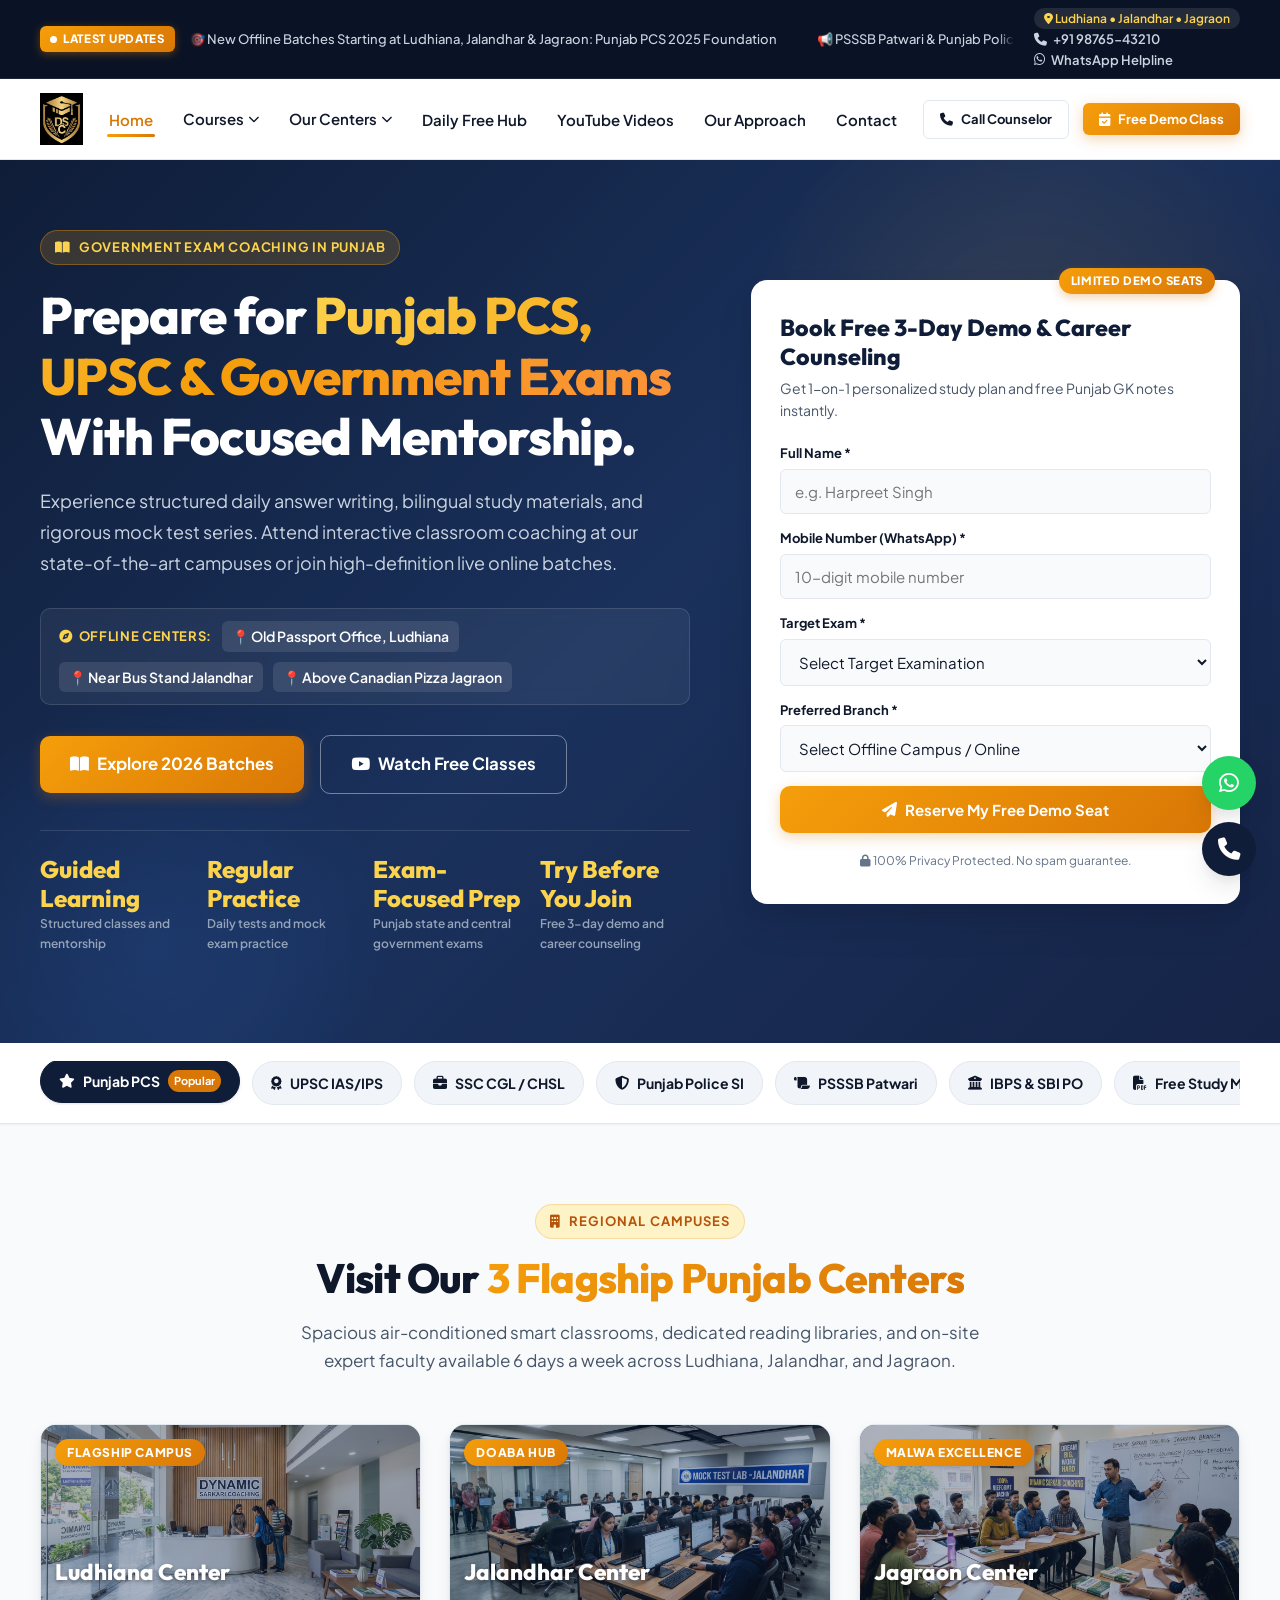
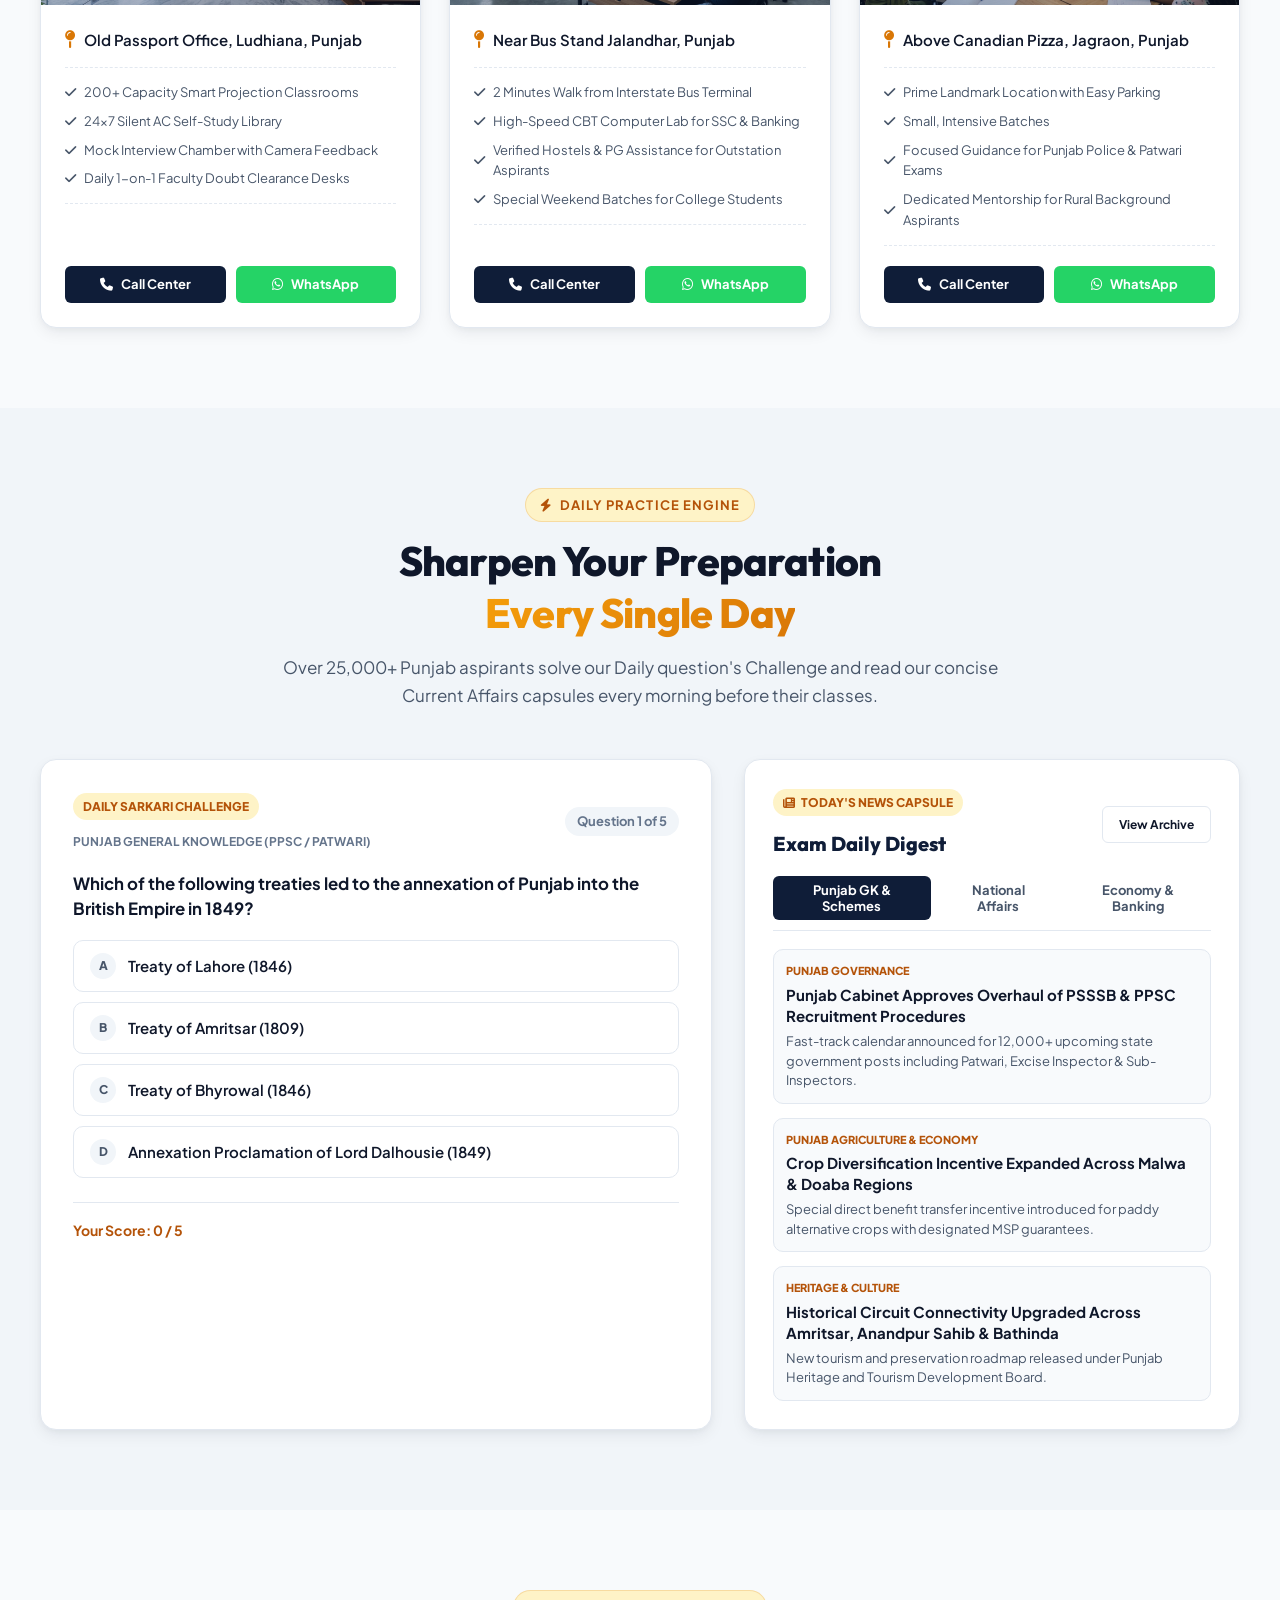
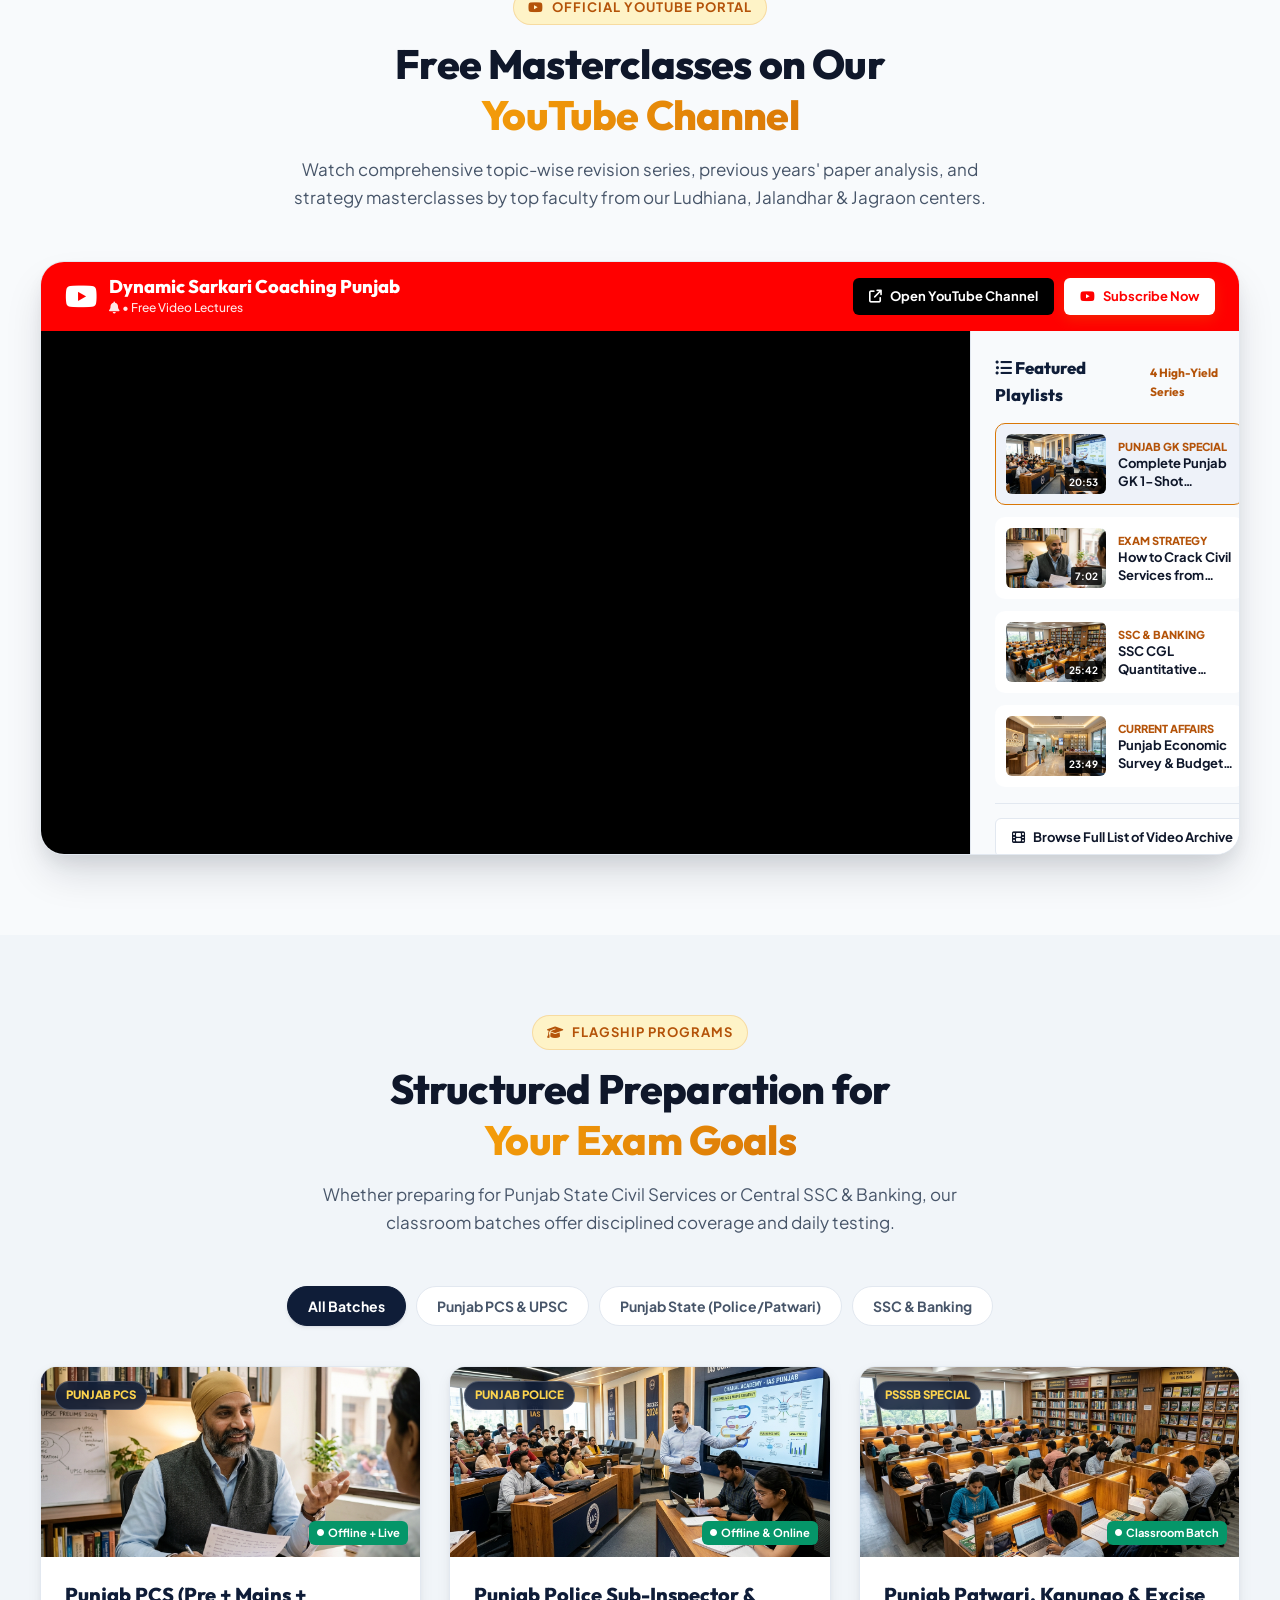
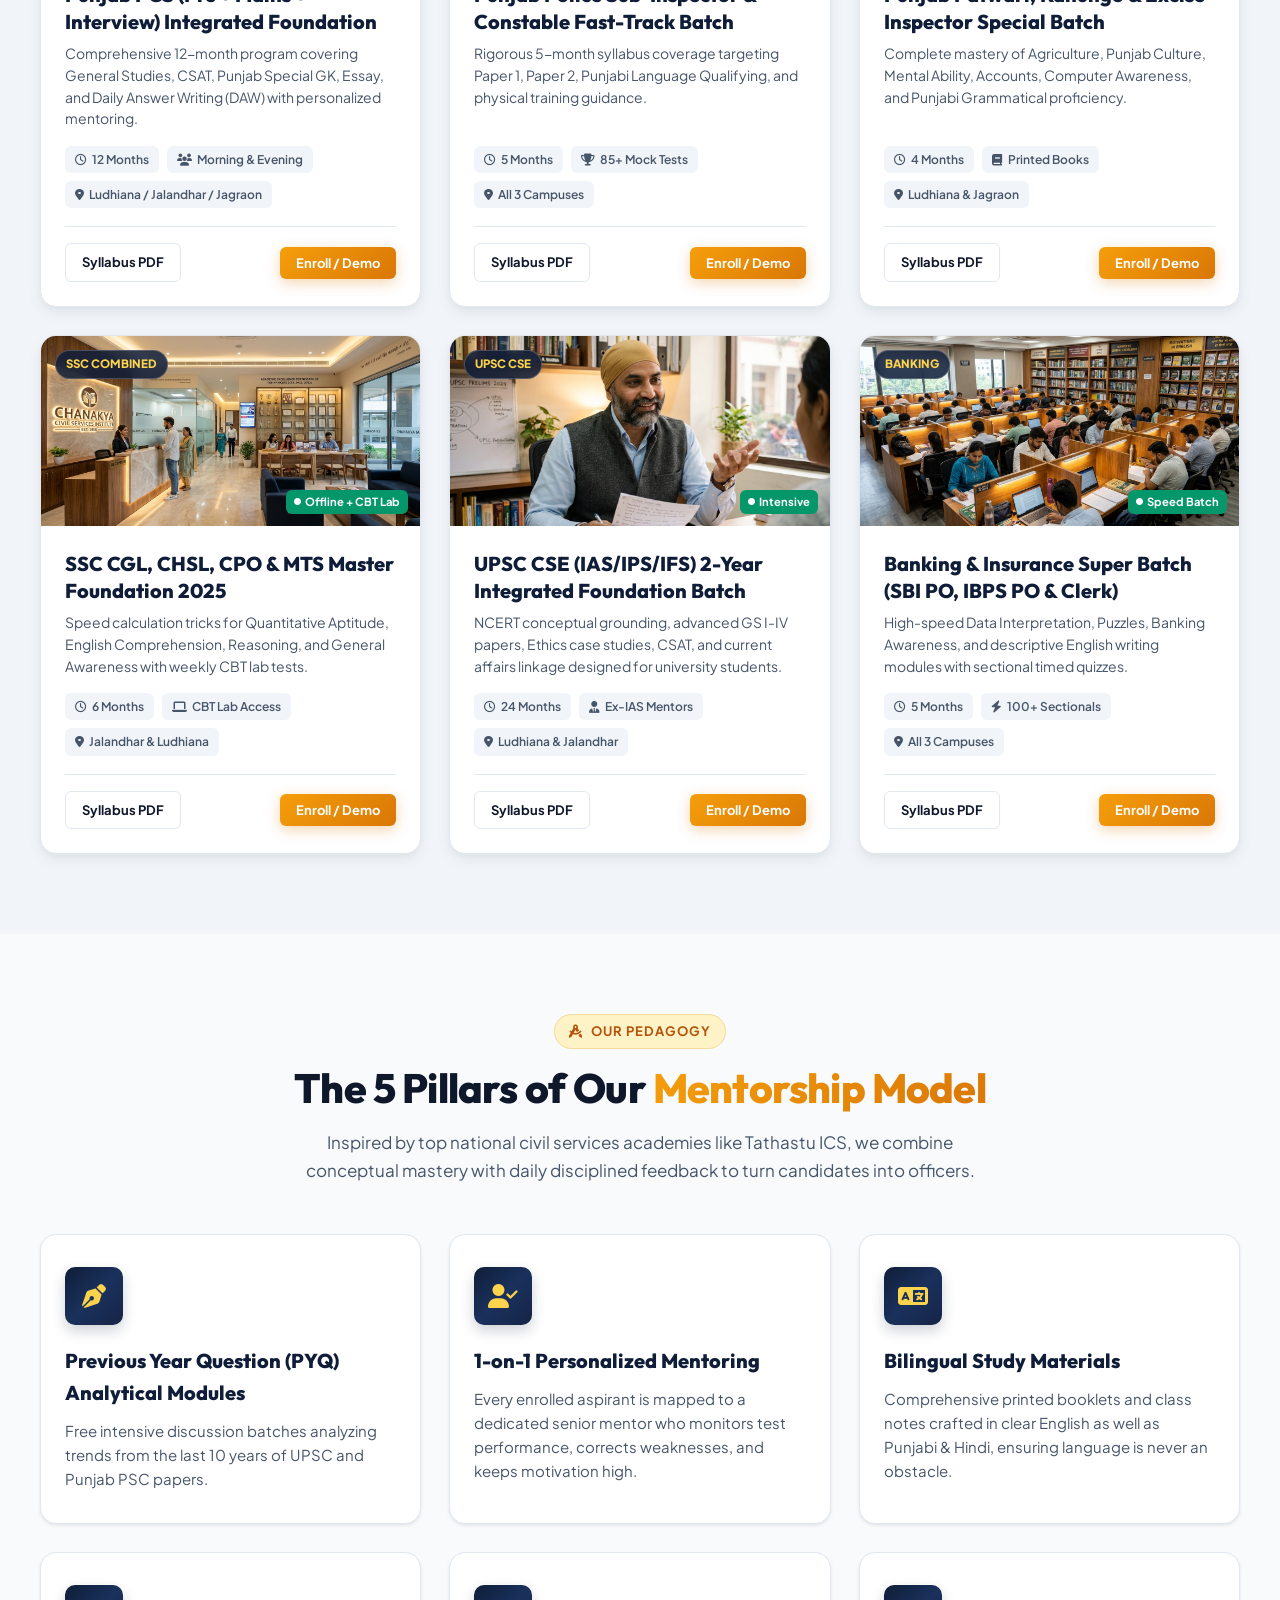
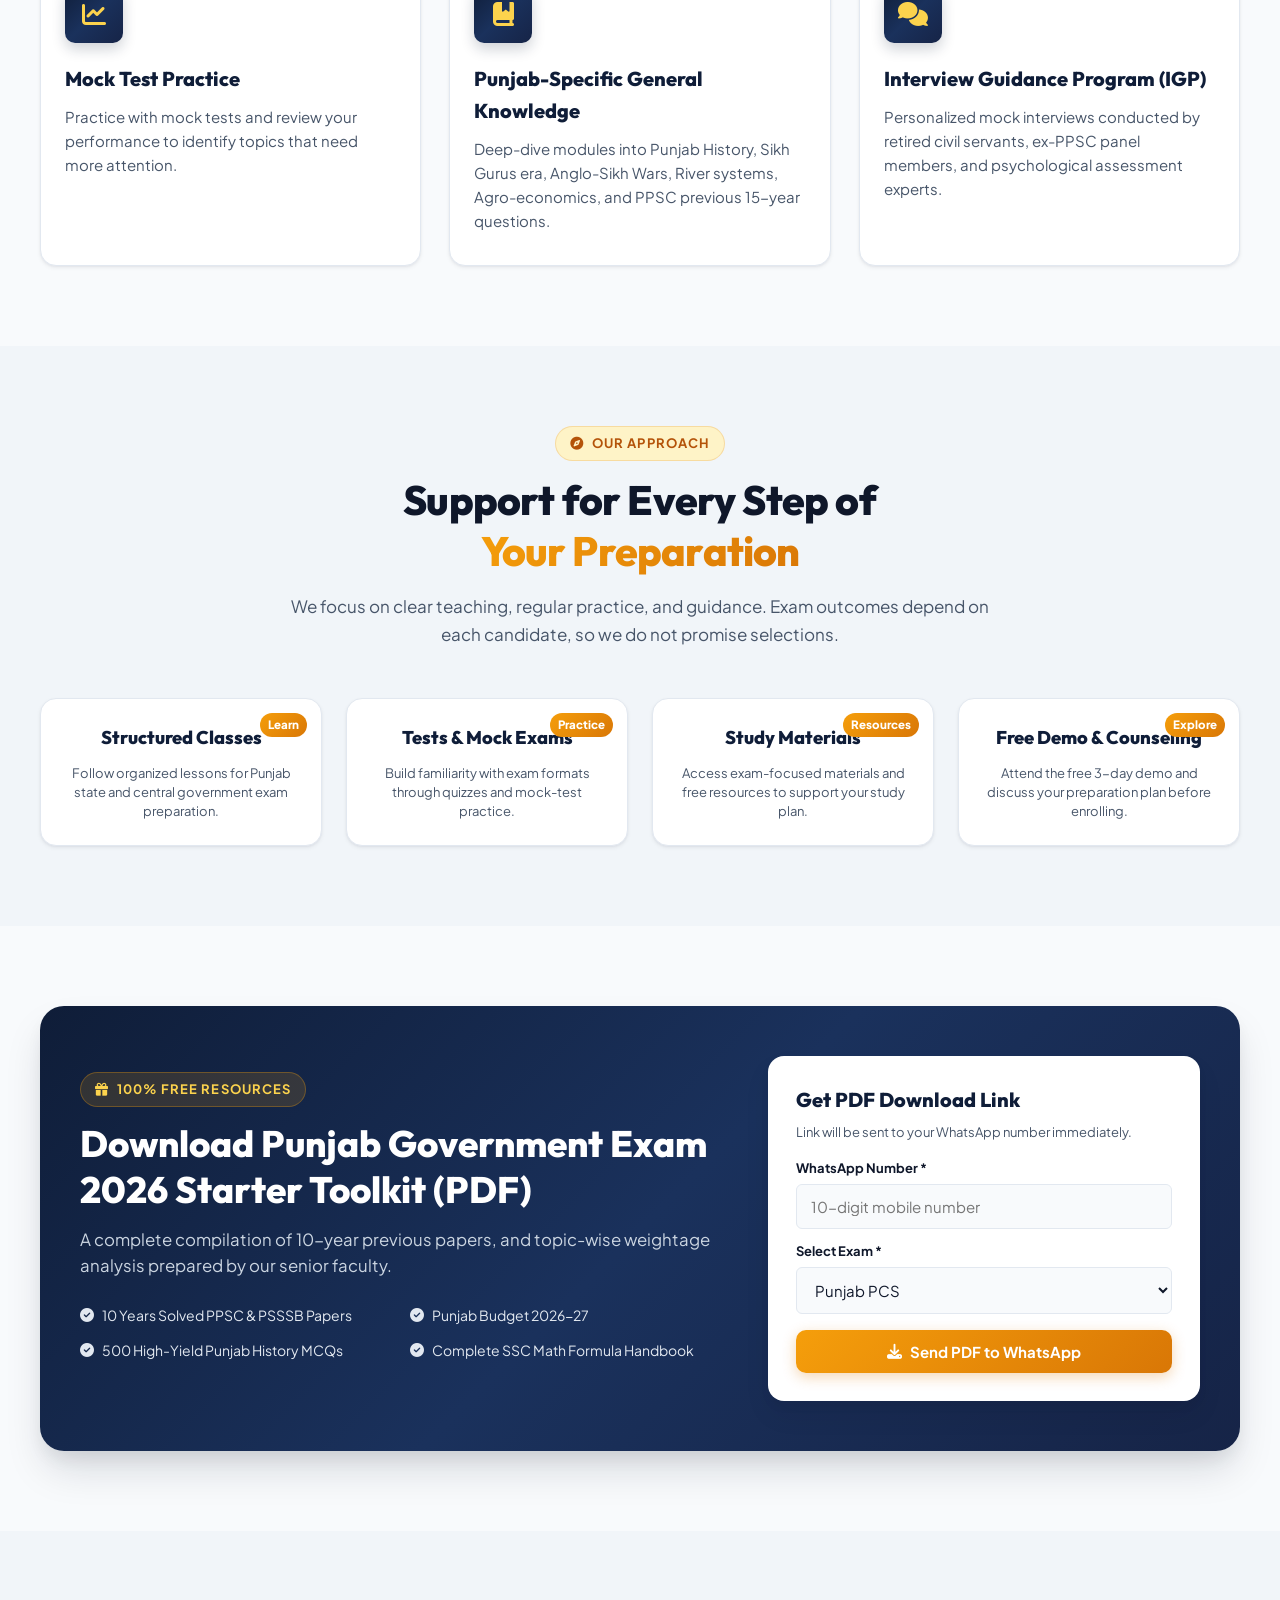
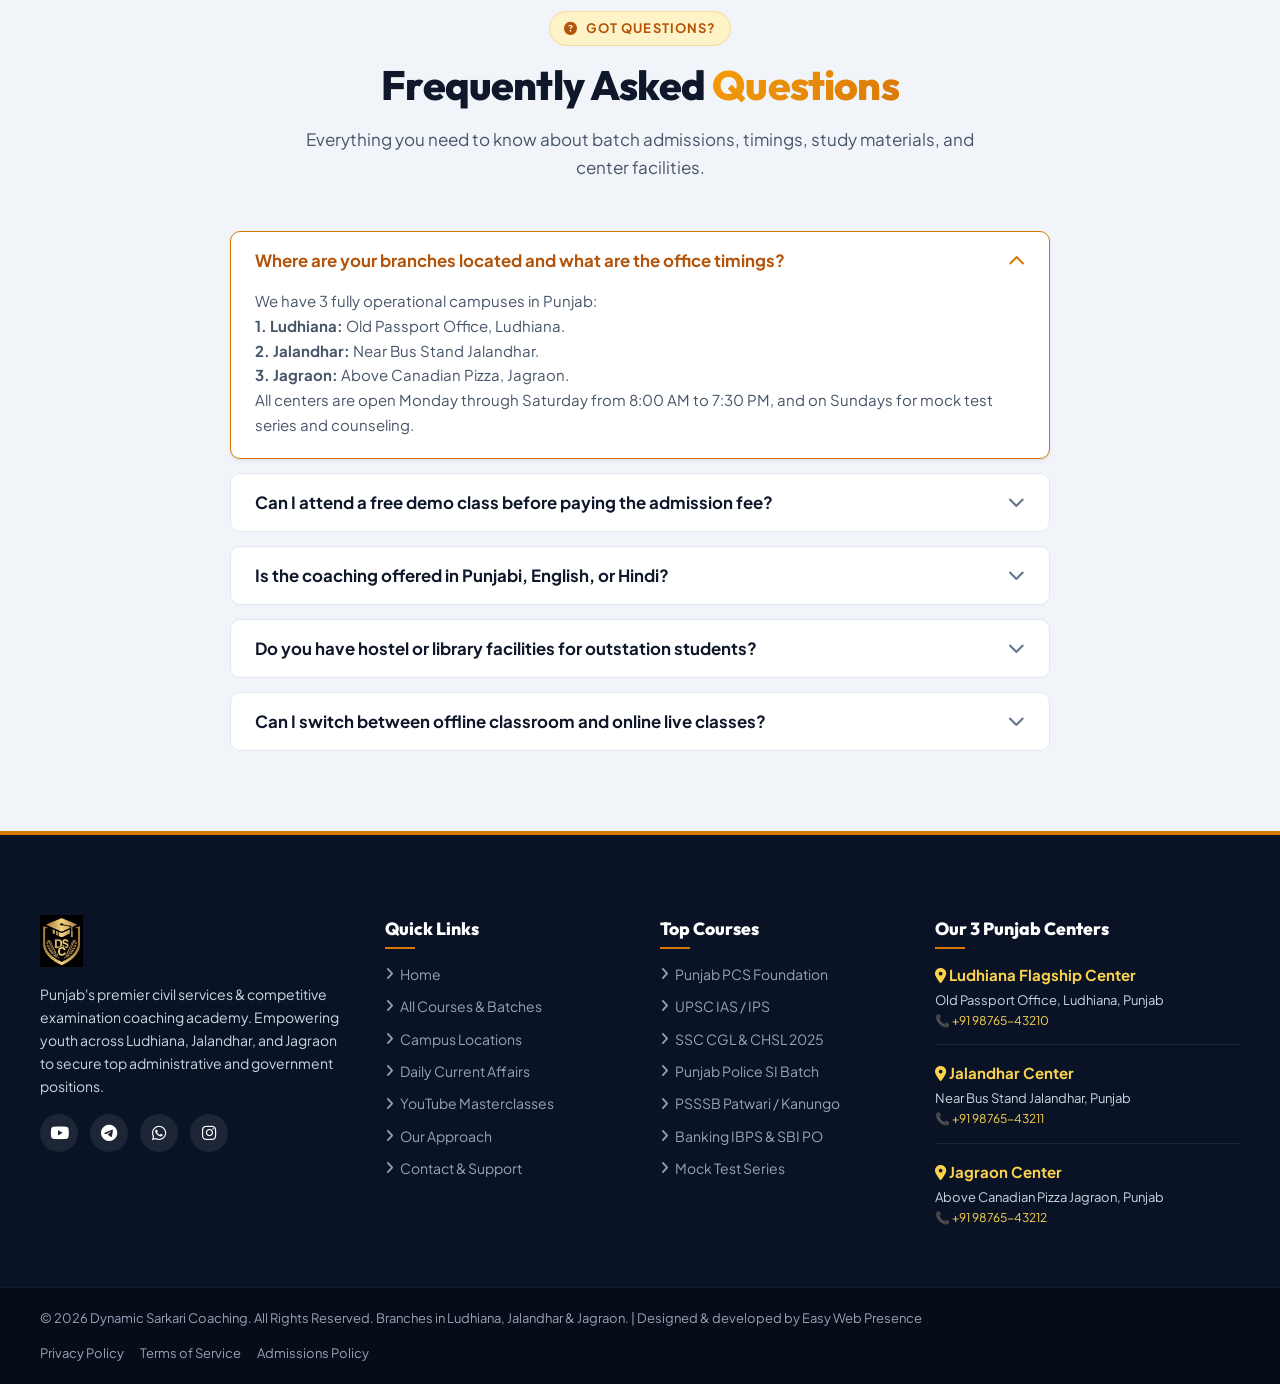
<file: index.html>
<!DOCTYPE html>
<html lang="en">
<head>
  <meta charset="UTF-8">
  <meta name="viewport" content="width=device-width, initial-scale=1.0">
  <title>Dynamic Sarkari Coaching | Government Exam Coaching in Ludhiana, Jalandhar & Jagraon</title>
  <meta name="description" content="Dynamic Sarkari Coaching offers classroom and online preparation for Punjab PCS, UPSC, SSC CGL, Punjab Police, Patwari and Banking exams, with centers in Ludhiana, Jalandhar and Jagraon.">
  
  <!-- Favicon -->
  <link rel="icon" type="image/svg+xml" href="assets/images/logo.svg">
  
  <!-- Stylesheets -->
  <link rel="stylesheet" href="css/style.css">
  
  <!-- Font Awesome Icons for Educational UI -->
  <link rel="stylesheet" href="https://cdnjs.cloudflare.com/ajax/libs/font-awesome/6.5.1/css/all.min.css">
</head>
<body>

  <!-- ========================================================================
       TOP ANNOUNCEMENT / NOTIFICATION TICKER BAR
       ======================================================================== -->
  <div class="top-notice-bar">
    <div class="container">
      <div class="top-notice-inner">
        <div class="ticker-container">
          <div class="ticker-badge">
            <span class="ticker-pulse"></span>
            Latest Updates
          </div>
          <div class="ticker-viewport">
            <div class="ticker-track">
              <a href="#courses" class="ticker-item">🎯 New Offline Batches Starting at Ludhiana, Jalandhar & Jagraon: Punjab PCS 2025 Foundation</a>
              <a href="#engagementHub" class="ticker-item">📢 PSSSB Patwari & Punjab Police SI 2025 Mock Test Series Live Now</a>
              <a href="#youtubeHub" class="ticker-item">📺 New YouTube Lecture: Punjab History & Culture 1-Shot Revision Uploaded!</a>
              <a href="#heroForm" class="ticker-item">⚡ 3-Day Free Demo Class Available for All Fresh Batches - Register Online</a>
              <!-- Duplicate set for seamless continuous marquee loop -->
              <a href="#courses" class="ticker-item">🎯 New Offline Batches Starting at Ludhiana, Jalandhar & Jagraon: Punjab PCS 2025 Foundation</a>
              <a href="#engagementHub" class="ticker-item">📢 PSSSB Patwari & Punjab Police SI 2025 Mock Test Series Live Now</a>
              <a href="#youtubeHub" class="ticker-item">📺 New YouTube Lecture: Punjab History & Culture 1-Shot Revision Uploaded!</a>
              <a href="#heroForm" class="ticker-item">⚡ 3-Day Free Demo Class Available for All Fresh Batches - Register Online</a>
            </div>
          </div>
        </div>

        <div class="top-contacts">
          <span class="branch-pill"><i class="fa-solid fa-location-dot"></i> Ludhiana • Jalandhar • Jagraon</span>
          <a href="tel:+919876543210" class="top-contact-link">
            <i class="fa-solid fa-phone"></i> +91 98765-43210
          </a>
          <a href="https://wa.me/919876543210?text=Hello%20Dynamic%20Sarkari%20Coaching%2C%20I%20want%20to%20inquire%20about%20batches" target="_blank" class="top-contact-link">
            <i class="fa-brands fa-whatsapp text-success"></i> WhatsApp Helpline
          </a>
        </div>
      </div>
    </div>
  </div>

  <!-- ========================================================================
       MAIN NAVIGATION BAR
       ======================================================================== -->
  <header class="site-header">
    <div class="container">
      <nav class="navbar">
        <!-- Logo -->
        <a href="index.html" class="brand-logo" aria-label="Dynamic Sarkari Coaching Homepage">
          <!-- 
            NOTE FOR CLIENT: When you provide your official logo file, simply place it 
            in assets/images/logo.png and replace the SVG below with:
            <img src="assets/images/logo.png" alt="Dynamic Sarkari Coaching Logo">
          -->
          <img src="assets/images/logodsc.png" alt="Dynamic Sarkari Coaching Logo" class="header-logo-img">
        </a>

        <!-- Desktop Navigation Menu -->
        <ul class="nav-menu">
          <li><a href="index.html" class="nav-link active">Home</a></li>
          
          <li class="nav-dropdown">
            <a href="courses.html" class="nav-link dropdown-trigger">
              Courses <i class="fa-solid fa-chevron-down fa-xs"></i>
            </a>
            <div class="dropdown-menu">
              <a href="courses.html#punjab-pcs" class="dropdown-item">
                <div class="dropdown-icon"><i class="fa-solid fa-landmark"></i></div>
                <div class="dropdown-info">
                  <strong>Punjab PCS & UPSC</strong>
                  <span>Civil & Executive Services</span>
                </div>
              </a>
              <a href="courses.html#ssc" class="dropdown-item">
                <div class="dropdown-icon"><i class="fa-solid fa-award"></i></div>
                <div class="dropdown-info">
                  <strong>SSC CGL / CHSL / CPO</strong>
                  <span>Central Govt Ministries</span>
                </div>
              </a>
              <a href="courses.html#punjab-state" class="dropdown-item">
                <div class="dropdown-icon"><i class="fa-solid fa-shield-halved"></i></div>
                <div class="dropdown-info">
                  <strong>Punjab Police & Patwari</strong>
                  <span>PSSSB & State Exams</span>
                </div>
              </a>
              <a href="courses.html#banking" class="dropdown-item">
                <div class="dropdown-icon"><i class="fa-solid fa-building-columns"></i></div>
                <div class="dropdown-info">
                  <strong>Banking & Insurance</strong>
                  <span>IBPS, SBI PO & Clerk</span>
                </div>
              </a>
            </div>
          </li>

          <li class="nav-dropdown">
            <a href="branches.html" class="nav-link dropdown-trigger">
              Our Centers <i class="fa-solid fa-chevron-down fa-xs"></i>
            </a>
            <div class="dropdown-menu">
              <a href="branches.html#ludhiana" class="dropdown-item">
                <div class="dropdown-icon"><i class="fa-solid fa-location-dot"></i></div>
                <div class="dropdown-info">
                  <strong>Ludhiana Center</strong>
                  <span>Old Passport Office, Ludhiana</span>
                </div>
              </a>
              <a href="branches.html#jalandhar" class="dropdown-item">
                <div class="dropdown-icon"><i class="fa-solid fa-location-dot"></i></div>
                <div class="dropdown-info">
                  <strong>Jalandhar Center</strong>
                  <span>Near Bus Stand Jalandhar</span>
                </div>
              </a>
              <a href="branches.html#jagraon" class="dropdown-item">
                <div class="dropdown-icon"><i class="fa-solid fa-location-dot"></i></div>
                <div class="dropdown-info">
                  <strong>Jagraon Center</strong>
                  <span>Above Canadian Pizza Jagraon</span>
                </div>
              </a>
            </div>
          </li>

          <li><a href="free-materials.html" class="nav-link">Daily Free Hub</a></li>
          <li><a href="videos.html" class="nav-link">YouTube Videos</a></li>
          <li><a href="#toppers" class="nav-link">Our Approach</a></li>
          <li><a href="contact.html" class="nav-link">Contact</a></li>
        </ul>

        <!-- Header Actions -->
        <div class="nav-actions">
          <a href="tel:+919876543210" class="btn btn-outline btn-sm">
            <i class="fa-solid fa-phone"></i> Call Counselor
          </a>
          <button class="btn btn-primary btn-sm" data-trigger-demo>
            <i class="fa-solid fa-calendar-check"></i> Free Demo Class
          </button>
          <button class="btn-mobile-toggle" aria-label="Open mobile navigation menu">
            <i class="fa-solid fa-bars"></i>
          </button>
        </div>
      </nav>
    </div>
  </header>

  <!-- ========================================================================
       HERO SECTION WITH DIRECT LEAD CAPTURE FORM
       ======================================================================== -->
  <section class="hero-section" id="hero">
    <div class="hero-bg-shapes">
      <div class="hero-shape-1"></div>
      <div class="hero-shape-2"></div>
    </div>

    <div class="container">
      <div class="hero-grid">
        <!-- Hero Left Column: Pitch & Trust -->
        <div class="hero-content">
          <div class="hero-tag">
            <i class="fa-solid fa-book-open"></i> Government Exam Coaching in Punjab
          </div>

          <h1 class="hero-title">
            Prepare for <span class="gold-gradient">Punjab PCS, UPSC & Government Exams</span> With Focused Mentorship.
          </h1>

          <p class="hero-description">
            Experience structured daily answer writing, bilingual study materials, and rigorous mock test series. Attend interactive classroom coaching at our state-of-the-art campuses or join high-definition live online batches.
          </p>

          <!-- Highlight Branches -->
          <div class="hero-branches-highlight">
            <span class="label"><i class="fa-solid fa-compass"></i> Offline Centers:</span>
            <span class="branch-item">📍 Old Passport Office, Ludhiana</span>
            <span class="branch-item">📍 Near Bus Stand Jalandhar</span>
            <span class="branch-item">📍 Above Canadian Pizza Jagraon</span>
          </div>

          <!-- Hero CTAs -->
          <div class="hero-cta-group">
            <a href="#courses" class="btn btn-primary btn-lg">
              <i class="fa-solid fa-book-open"></i> Explore 2026 Batches
            </a>
            <a href="#youtubeHub" class="btn btn-outline-white btn-lg">
              <i class="fa-brands fa-youtube text-danger"></i> Watch Free Classes
            </a>
          </div>

          <!-- What students can expect -->
          <div class="hero-trust-badges">
            <div class="trust-stat-box">
              <div class="trust-stat-number">Guided Learning</div>
              <div class="trust-stat-label">Structured classes and mentorship</div>
            </div>
            <div class="trust-stat-box">
              <div class="trust-stat-number">Regular Practice</div>
              <div class="trust-stat-label">Daily tests and mock exam practice</div>
            </div>
            <div class="trust-stat-box">
              <div class="trust-stat-number">Exam-Focused Prep</div>
              <div class="trust-stat-label">Punjab state and central government exams</div>
            </div>
            <div class="trust-stat-box">
              <div class="trust-stat-number">Try Before You Join</div>
              <div class="trust-stat-label">Free 3-day demo and career counseling</div>
            </div>
          </div>
        </div>

        <!-- Hero Right Column: High-Converting Lead Card (Like Tathastu ICS) -->
        <div class="hero-form-card" id="heroForm">
          <div class="form-card-badge">Limited Demo Seats</div>
          <div class="form-card-header">
            <h3 class="form-card-title">Book Free 3-Day Demo & Career Counseling</h3>
            <p class="form-card-subtitle">Get 1-on-1 personalized study plan and free Punjab GK notes instantly.</p>
          </div>

          <form class="lead-form" id="heroLeadForm">
            <div class="form-group">
              <label class="form-label" for="student_name">Full Name *</label>
              <input type="text" id="student_name" name="student_name" class="form-control" placeholder="e.g. Harpreet Singh" required>
            </div>

            <div class="form-group">
              <label class="form-label" for="student_phone">Mobile Number (WhatsApp) *</label>
              <input type="tel" id="student_phone" name="student_phone" class="form-control" placeholder="10-digit mobile number" pattern="[6-9][0-9]{9}" required>
            </div>

            <div class="form-group">
              <label class="form-label" for="target_exam">Target Exam *</label>
              <select id="target_exam" name="target_exam" class="form-control" required>
                <option value="" disabled selected>Select Target Examination</option>
                <option value="Punjab PCS (Civil / Judicial)">Punjab PCS (Civil / Judicial)</option>
                <option value="UPSC Civil Services (IAS/IPS)">UPSC Civil Services (IAS/IPS)</option>
                <option value="SSC CGL / CHSL">SSC CGL / CHSL 2025</option>
                <option value="Punjab Police (SI / Constable)">Punjab Police (SI / Constable)</option>
                <option value="PSSSB Patwari / Kanungo">PSSSB Patwari / Kanungo</option>
                <option value="Banking (IBPS PO / SBI PO)">Banking (IBPS / SBI PO & Clerk)</option>
                <option value="Punjab Naib Tehsildar">Punjab Naib Tehsildar & Excise</option>
              </select>
            </div>

            <div class="form-group">
              <label class="form-label" for="preferred_branch">Preferred Branch *</label>
              <select id="preferred_branch" name="preferred_branch" class="form-control" required>
                <option value="" disabled selected>Select Offline Campus / Online</option>
                <option value="ludhiana">📍 Ludhiana Center (Old Passport Office)</option>
                <option value="jalandhar">📍 Jalandhar Center (Near Bus Stand)</option>
                <option value="jagraon">📍 Jagraon Center (Above Canadian Pizza)</option>
                <option value="online">💻 Live Interactive Online Batch</option>
              </select>
            </div>

            <button type="submit" class="btn btn-primary" style="width: 100%; padding: 14px;">
              <i class="fa-solid fa-paper-plane"></i> Reserve My Free Demo Seat
            </button>

            <p class="form-footnote">
              <i class="fa-solid fa-lock text-success"></i> 100% Privacy Protected. No spam guarantee.
            </p>
          </form>
        </div>
      </div>
    </div>
  </section>

  <!-- ========================================================================
       QUICK EXAM CATEGORIES STRIP
       ======================================================================== -->
  <div class="exam-categories-strip">
    <div class="container">
      <div class="categories-container">
        <a href="courses.html#punjab-pcs" class="cat-pill active">
          <i class="fa-solid fa-star text-accent"></i> Punjab PCS <span class="cat-pill-badge">Popular</span>
        </a>
        <a href="courses.html#upsc" class="cat-pill">
          <i class="fa-solid fa-award"></i> UPSC IAS/IPS
        </a>
        <a href="courses.html#ssc" class="cat-pill">
          <i class="fa-solid fa-briefcase"></i> SSC CGL / CHSL
        </a>
        <a href="courses.html#punjab-police" class="cat-pill">
          <i class="fa-solid fa-shield-halved"></i> Punjab Police SI
        </a>
        <a href="courses.html#patwari" class="cat-pill">
          <i class="fa-solid fa-scroll"></i> PSSSB Patwari
        </a>
        <a href="courses.html#banking" class="cat-pill">
          <i class="fa-solid fa-building-columns"></i> IBPS & SBI PO
        </a>
        <a href="free-materials.html" class="cat-pill">
          <i class="fa-solid fa-file-pdf"></i> Free Study Materials
        </a>
      </div>
    </div>
  </div>

  <!-- ========================================================================
       OUR 3 PUNJAB BRANCHES (LUDHIANA, JALANDHAR, JAGRAON)
       ======================================================================== -->
  <section class="section" id="branches">
    <div class="container">
      <div class="section-header">
        <span class="section-badge"><i class="fa-solid fa-building"></i> Regional Campuses</span>
        <h2 class="section-title">Visit Our <span class="text-highlight">3 Flagship Punjab Centers</span></h2>
        <p class="section-subtitle">
          Spacious air-conditioned smart classrooms, dedicated reading libraries, and on-site expert faculty available 6 days a week across Ludhiana, Jalandhar, and Jagraon.
        </p>
      </div>

      <div class="branches-showcase-grid">
        <!-- Branch 1: Ludhiana -->
        <div class="branch-card">
          <div class="branch-card-header">
            <img src="assets/images/branch-ludhiana.jpg" alt="Dynamic Sarkari Coaching Ludhiana Center" class="branch-card-img">
            <span class="branch-badge">Flagship Campus</span>
            <div class="branch-city">Ludhiana Center</div>
          </div>
          <div class="branch-card-body">
            <div>
              <div class="branch-landmark">
                <i class="fa-solid fa-map-pin branch-landmark-icon"></i>
                <div class="branch-address-text">
                  Old Passport Office, Ludhiana, Punjab
                </div>
              </div>
              <ul class="branch-features-list">
                <li class="branch-feature-item">
                  <i class="fa-solid fa-check"></i> 200+ Capacity Smart Projection Classrooms
                </li>
                <li class="branch-feature-item">
                  <i class="fa-solid fa-check"></i> 24x7 Silent AC Self-Study Library
                </li>
                <li class="branch-feature-item">
                  <i class="fa-solid fa-check"></i> Mock Interview Chamber with Camera Feedback
                </li>
                <li class="branch-feature-item">
                  <i class="fa-solid fa-check"></i> Daily 1-on-1 Faculty Doubt Clearance Desks
                </li>
              </ul>
            </div>
            <div class="branch-actions">
              <a href="tel:+919876543210" class="btn btn-navy btn-sm">
                <i class="fa-solid fa-phone"></i> Call Center
              </a>
              <a href="https://wa.me/919876543210?text=Hello%20Dynamic%20Sarkari%20Coaching%20Ludhiana%20branch%2C%20I%20want%20to%20visit" target="_blank" class="btn btn-whatsapp btn-sm">
                <i class="fa-brands fa-whatsapp"></i> WhatsApp
              </a>
            </div>
          </div>
        </div>

        <!-- Branch 2: Jalandhar -->
        <div class="branch-card">
          <div class="branch-card-header">
            <img src="assets/images/branch-jalandhar.jpg" alt="Dynamic Sarkari Coaching Jalandhar Center" class="branch-card-img">
            <span class="branch-badge">Doaba Hub</span>
            <div class="branch-city">Jalandhar Center</div>
          </div>
          <div class="branch-card-body">
            <div>
              <div class="branch-landmark">
                <i class="fa-solid fa-map-pin branch-landmark-icon"></i>
                <div class="branch-address-text">
                  Near Bus Stand Jalandhar, Punjab
                </div>
              </div>
              <ul class="branch-features-list">
                <li class="branch-feature-item">
                  <i class="fa-solid fa-check"></i> 2 Minutes Walk from Interstate Bus Terminal
                </li>
                <li class="branch-feature-item">
                  <i class="fa-solid fa-check"></i> High-Speed CBT Computer Lab for SSC & Banking
                </li>
                <li class="branch-feature-item">
                  <i class="fa-solid fa-check"></i> Verified Hostels & PG Assistance for Outstation Aspirants
                </li>
                <li class="branch-feature-item">
                  <i class="fa-solid fa-check"></i> Special Weekend Batches for College Students
                </li>
              </ul>
            </div>
            <div class="branch-actions">
              <a href="tel:+919876543211" class="btn btn-navy btn-sm">
                <i class="fa-solid fa-phone"></i> Call Center
              </a>
              <a href="https://wa.me/919876543210?text=Hello%20Dynamic%20Sarkari%20Coaching%20Jalandhar%20branch%2C%20I%20want%20to%20visit" target="_blank" class="btn btn-whatsapp btn-sm">
                <i class="fa-brands fa-whatsapp"></i> WhatsApp
              </a>
            </div>
          </div>
        </div>

        <!-- Branch 3: Jagraon -->
        <div class="branch-card">
          <div class="branch-card-header">
            <img src="assets/images/branch-jagraon.jpg" alt="Dynamic Sarkari Coaching Jagraon Center" class="branch-card-img">
            <span class="branch-badge">Malwa Excellence</span>
            <div class="branch-city">Jagraon Center</div>
          </div>
          <div class="branch-card-body">
            <div>
              <div class="branch-landmark">
                <i class="fa-solid fa-map-pin branch-landmark-icon"></i>
                <div class="branch-address-text">
                  Above Canadian Pizza, Jagraon, Punjab
                </div>
              </div>
              <ul class="branch-features-list">
                <li class="branch-feature-item">
                  <i class="fa-solid fa-check"></i> Prime Landmark Location with Easy Parking
                </li>
                <li class="branch-feature-item">
                  <i class="fa-solid fa-check"></i> Small, Intensive Batches
                </li>
                <li class="branch-feature-item">
                  <i class="fa-solid fa-check"></i> Focused Guidance for Punjab Police & Patwari Exams
                </li>
                <li class="branch-feature-item">
                  <i class="fa-solid fa-check"></i> Dedicated Mentorship for Rural Background Aspirants
                </li>
              </ul>
            </div>
            <div class="branch-actions">
              <a href="tel:+919876543212" class="btn btn-navy btn-sm">
                <i class="fa-solid fa-phone"></i> Call Center
              </a>
              <a href="https://wa.me/919876543210?text=Hello%20Dynamic%20Sarkari%20Coaching%20Jagraon%20branch%2C%20I%20want%20to%20visit" target="_blank" class="btn btn-whatsapp btn-sm">
                <i class="fa-brands fa-whatsapp"></i> WhatsApp
              </a>
            </div>
          </div>
        </div>
      </div>
    </div>
  </section>

  <!-- ========================================================================
       DAILY STUDENT ENGAGEMENT HUB (QUIZ + CURRENT AFFAIRS)
       "Attract students to visit the website more & more"
       ======================================================================== -->
  <section class="section section-bg-muted" id="engagementHub">
    <div class="container">
      <div class="section-header">
        <span class="section-badge"><i class="fa-solid fa-bolt"></i> Daily Practice Engine</span>
        <h2 class="section-title">Sharpen Your Preparation <span class="text-highlight">Every Single Day</span></h2>
        <p class="section-subtitle">
          Over 25,000+ Punjab aspirants solve our Daily question's Challenge and read our concise Current Affairs capsules every morning before their classes.
        </p>
      </div>

      <div class="engagement-grid">
        <!-- Interactive Daily Quiz Widget -->
        <div class="daily-quiz-card" id="dailyQuizWidget">
          <!-- Rendered dynamically by main.js with instant validation -->
        </div>

        <!-- Daily Current Affairs Digest -->
        <div class="ca-card">
          <div class="ca-header">
            <div>
              <span class="quiz-badge"><i class="fa-solid fa-newspaper"></i> Today's News Capsule</span>
              <h4 style="font-family: var(--font-heading); font-size: 1.25rem; font-weight: 800; color: var(--color-primary);">
                Exam Daily Digest
              </h4>
            </div>
            <a href="free-materials.html" class="btn btn-outline btn-sm" style="font-size: 0.75rem;">View Archive</a>
          </div>

          <div class="ca-tabs" id="caTabsContainer">
            <button class="ca-tab-btn active" data-cat="punjab">Punjab GK & Schemes</button>
            <button class="ca-tab-btn" data-cat="national">National Affairs</button>
            <button class="ca-tab-btn" data-cat="economy">Economy & Banking</button>
          </div>

          <div class="ca-item-list" id="caItemsList">
            <!-- Dynamically populated by main.js -->
          </div>
        </div>
      </div>
    </div>
  </section>

  <!-- ========================================================================
       YOUTUBE CHANNEL & VIDEO MASTERCLASSES SECTION
       "Keep section for videos & links of youtube channel"
       ======================================================================== -->
  <section class="section" id="youtubeHub">
    <div class="container">
      <div class="section-header">
        <span class="section-badge"><i class="fa-brands fa-youtube text-danger"></i> Official YouTube Portal</span>
        <h2 class="section-title">Free Masterclasses on Our <span class="text-highlight">YouTube Channel</span></h2>
        <p class="section-subtitle">
          Watch comprehensive topic-wise revision series, previous years' paper analysis, and strategy masterclasses by top faculty from our Ludhiana, Jalandhar & Jagraon centers.
        </p>
      </div>

      <div class="youtube-spotlight-box">
        <!-- Top YouTube Banner -->
        <div class="youtube-banner-bar">
          <div class="yt-channel-meta">
            <i class="fa-brands fa-youtube yt-icon"></i>
            <div>
              <div class="yt-channel-title">Dynamic Sarkari Coaching Punjab</div>
              <div class="yt-sub-count"><i class="fa-solid fa-bell"></i> • Free Video Lectures</div>
            </div>
          </div>
          <div style="display: flex; gap: 10px; align-items: center;">
            <a href="https://www.youtube.com/@DynamicSarkariCoaching" target="_blank" rel="noopener noreferrer" class="btn btn-navy btn-sm" style="background: #000000; color: #FFFFFF;">
              <i class="fa-solid fa-arrow-up-right-from-square"></i> Open YouTube Channel
            </a>
            <a href="https://www.youtube.com/@DynamicSarkariCoaching" target="_blank" rel="noopener noreferrer" class="btn btn-primary btn-sm" style="background: #FFFFFF; color: #FF0000; border: none;">
              <i class="fa-brands fa-youtube"></i> Subscribe Now
            </a>
          </div>
        </div>

        <!-- Video Player & Playlist Selector -->
        <div class="youtube-content-grid">
          <!-- Active Video Player Frame -->
          <div class="main-video-player-frame">
            <iframe 
              id="mainYtIframe"
              src="https://www.youtube-nocookie.com/embed/LewX5GoQrYc" 
              title="Dynamic Sarkari Coaching YouTube Masterclass" 
              allow="accelerometer; autoplay; clipboard-write; encrypted-media; gyroscope; picture-in-picture" 
              allowfullscreen>
            </iframe>
          </div>

          <!-- Video Playlist Sidebar -->
          <div class="video-playlist-sidebar">
            <div class="playlist-header">
              <span><i class="fa-solid fa-list-ul"></i> Featured Playlists</span>
              <span style="font-size: 0.75rem; color: var(--color-accent-hover); font-weight: 700;">4 High-Yield Series</span>
            </div>

            <div class="playlist-items-scroll" id="ytPlaylistItems">
              <!-- Rendered dynamically by main.js with clickable videos -->
            </div>

            <div style="margin-top: 16px; padding-top: 14px; border-top: 1px solid var(--color-border); text-align: center;">
              <a href="videos.html" class="btn btn-outline btn-sm" style="width: 100%;">
                <i class="fa-solid fa-film"></i> Browse Full List of Video Archive
              </a>
            </div>
          </div>
        </div>
      </div>
    </div>
  </section>

  <!-- ========================================================================
       FEATURED COURSES & BATCHES
       ======================================================================== -->
  <section class="section section-bg-muted" id="courses">
    <div class="container">
      <div class="section-header">
        <span class="section-badge"><i class="fa-solid fa-graduation-cap"></i> Flagship Programs</span>
        <h2 class="section-title">Structured Preparation for <span class="text-highlight">Your Exam Goals</span></h2>
        <p class="section-subtitle">
          Whether preparing for Punjab State Civil Services or Central SSC & Banking, our classroom batches offer disciplined coverage and daily testing.
        </p>
      </div>

      <!-- Course Category Tabs -->
      <div class="courses-filter-bar">
        <button class="filter-btn active" data-filter="all">All Batches</button>
        <button class="filter-btn" data-filter="civil">Punjab PCS & UPSC</button>
        <button class="filter-btn" data-filter="punjab">Punjab State (Police/Patwari)</button>
        <button class="filter-btn" data-filter="ssc">SSC & Banking</button>
      </div>

      <!-- Courses Grid -->
      <div class="courses-grid">
        <!-- Course 1 -->
        <div class="course-card" data-category="civil">
          <div class="course-thumb-box">
            <img src="assets/images/faculty-mentor.jpg" alt="Punjab PCS Foundation Batch">
            <span class="course-category-tag">Punjab PCS</span>
            <span class="course-mode-badge"><i class="fa-solid fa-circle fa-2xs"></i> Offline + Live</span>
          </div>
          <div class="course-body">
            <h3 class="course-title">Punjab PCS (Pre + Mains + Interview) Integrated Foundation</h3>
            <p class="course-desc">
              Comprehensive 12-month program covering General Studies, CSAT, Punjab Special GK, Essay, and Daily Answer Writing (DAW) with personalized mentoring.
            </p>
            <div class="course-meta-pills">
              <span class="meta-pill"><i class="fa-regular fa-clock"></i> 12 Months</span>
              <span class="meta-pill"><i class="fa-solid fa-users"></i> Morning & Evening</span>
              <span class="meta-pill"><i class="fa-solid fa-location-dot"></i> Ludhiana / Jalandhar / Jagraon</span>
            </div>
            <div class="course-footer">
              <a href="courses.html#punjab-pcs" class="btn btn-outline btn-sm">Syllabus PDF</a>
              <button class="btn btn-primary btn-sm" data-trigger-demo>Enroll / Demo</button>
            </div>
          </div>
        </div>

        <!-- Course 2 -->
        <div class="course-card" data-category="punjab">
          <div class="course-thumb-box">
            <img src="assets/images/hero-coaching.jpg" alt="Punjab Police SI & Constable Batch">
            <span class="course-category-tag">Punjab Police</span>
            <span class="course-mode-badge"><i class="fa-solid fa-circle fa-2xs"></i> Offline & Online</span>
          </div>
          <div class="course-body">
            <h3 class="course-title">Punjab Police Sub-Inspector & Constable Fast-Track Batch</h3>
            <p class="course-desc">
              Rigorous 5-month syllabus coverage targeting Paper 1, Paper 2, Punjabi Language Qualifying, and physical training guidance.
            </p>
            <div class="course-meta-pills">
              <span class="meta-pill"><i class="fa-regular fa-clock"></i> 5 Months</span>
              <span class="meta-pill"><i class="fa-solid fa-trophy"></i> 85+ Mock Tests</span>
              <span class="meta-pill"><i class="fa-solid fa-location-dot"></i> All 3 Campuses</span>
            </div>
            <div class="course-footer">
              <a href="courses.html#punjab-police" class="btn btn-outline btn-sm">Syllabus PDF</a>
              <button class="btn btn-primary btn-sm" data-trigger-demo>Enroll / Demo</button>
            </div>
          </div>
        </div>

        <!-- Course 3 -->
        <div class="course-card" data-category="punjab">
          <div class="course-thumb-box">
            <img src="assets/images/library-study.jpg" alt="PSSSB Patwari Batch">
            <span class="course-category-tag">PSSSB Special</span>
            <span class="course-mode-badge"><i class="fa-solid fa-circle fa-2xs"></i> Classroom Batch</span>
          </div>
          <div class="course-body">
            <h3 class="course-title">Punjab Patwari, Kanungo & Excise Inspector Special Batch</h3>
            <p class="course-desc">
              Complete mastery of Agriculture, Punjab Culture, Mental Ability, Accounts, Computer Awareness, and Punjabi Grammatical proficiency.
            </p>
            <div class="course-meta-pills">
              <span class="meta-pill"><i class="fa-regular fa-clock"></i> 4 Months</span>
              <span class="meta-pill"><i class="fa-solid fa-book"></i> Printed Books</span>
              <span class="meta-pill"><i class="fa-solid fa-location-dot"></i> Ludhiana & Jagraon</span>
            </div>
            <div class="course-footer">
              <a href="courses.html#patwari" class="btn btn-outline btn-sm">Syllabus PDF</a>
              <button class="btn btn-primary btn-sm" data-trigger-demo>Enroll / Demo</button>
            </div>
          </div>
        </div>

        <!-- Course 4 -->
        <div class="course-card" data-category="ssc">
          <div class="course-thumb-box">
            <img src="assets/images/campus-reception.jpg" alt="SSC CGL CHSL Batch">
            <span class="course-category-tag">SSC Combined</span>
            <span class="course-mode-badge"><i class="fa-solid fa-circle fa-2xs"></i> Offline + CBT Lab</span>
          </div>
          <div class="course-body">
            <h3 class="course-title">SSC CGL, CHSL, CPO & MTS Master Foundation 2025</h3>
            <p class="course-desc">
              Speed calculation tricks for Quantitative Aptitude, English Comprehension, Reasoning, and General Awareness with weekly CBT lab tests.
            </p>
            <div class="course-meta-pills">
              <span class="meta-pill"><i class="fa-regular fa-clock"></i> 6 Months</span>
              <span class="meta-pill"><i class="fa-solid fa-laptop"></i> CBT Lab Access</span>
              <span class="meta-pill"><i class="fa-solid fa-location-dot"></i> Jalandhar & Ludhiana</span>
            </div>
            <div class="course-footer">
              <a href="courses.html#ssc" class="btn btn-outline btn-sm">Syllabus PDF</a>
              <button class="btn btn-primary btn-sm" data-trigger-demo>Enroll / Demo</button>
            </div>
          </div>
        </div>

        <!-- Course 5 -->
        <div class="course-card" data-category="civil">
          <div class="course-thumb-box">
            <img src="assets/images/faculty-mentor.jpg" alt="UPSC Civil Services Foundation">
            <span class="course-category-tag">UPSC CSE</span>
            <span class="course-mode-badge"><i class="fa-solid fa-circle fa-2xs"></i> Intensive</span>
          </div>
          <div class="course-body">
            <h3 class="course-title">UPSC CSE (IAS/IPS/IFS) 2-Year Integrated Foundation Batch</h3>
            <p class="course-desc">
              NCERT conceptual grounding, advanced GS I-IV papers, Ethics case studies, CSAT, and current affairs linkage designed for university students.
            </p>
            <div class="course-meta-pills">
              <span class="meta-pill"><i class="fa-regular fa-clock"></i> 24 Months</span>
              <span class="meta-pill"><i class="fa-solid fa-user-tie"></i> Ex-IAS Mentors</span>
              <span class="meta-pill"><i class="fa-solid fa-location-dot"></i> Ludhiana & Jalandhar</span>
            </div>
            <div class="course-footer">
              <a href="courses.html#upsc" class="btn btn-outline btn-sm">Syllabus PDF</a>
              <button class="btn btn-primary btn-sm" data-trigger-demo>Enroll / Demo</button>
            </div>
          </div>
        </div>

        <!-- Course 6 -->
        <div class="course-card" data-category="ssc">
          <div class="course-thumb-box">
            <img src="assets/images/library-study.jpg" alt="Banking IBPS SBI PO Batch">
            <span class="course-category-tag">Banking</span>
            <span class="course-mode-badge"><i class="fa-solid fa-circle fa-2xs"></i> Speed Batch</span>
          </div>
          <div class="course-body">
            <h3 class="course-title">Banking & Insurance Super Batch (SBI PO, IBPS PO & Clerk)</h3>
            <p class="course-desc">
              High-speed Data Interpretation, Puzzles, Banking Awareness, and descriptive English writing modules with sectional timed quizzes.
            </p>
            <div class="course-meta-pills">
              <span class="meta-pill"><i class="fa-regular fa-clock"></i> 5 Months</span>
              <span class="meta-pill"><i class="fa-solid fa-bolt"></i> 100+ Sectionals</span>
              <span class="meta-pill"><i class="fa-solid fa-location-dot"></i> All 3 Campuses</span>
            </div>
            <div class="course-footer">
              <a href="courses.html#banking" class="btn btn-outline btn-sm">Syllabus PDF</a>
              <button class="btn btn-primary btn-sm" data-trigger-demo>Enroll / Demo</button>
            </div>
          </div>
        </div>
      </div>
    </div>
  </section>

  <!-- ========================================================================
       THE DYNAMIC SARKARI EDGE (TATHASTU PHILOSOPHY & METHODOLOGY)
       ======================================================================== -->
  <section class="section" id="methodology">
    <div class="container">
      <div class="section-header">
        <span class="section-badge"><i class="fa-solid fa-compass-drafting"></i> Our Pedagogy</span>
        <h2 class="section-title">The 5 Pillars of Our <span class="text-highlight">Mentorship Model</span></h2>
        <p class="section-subtitle">
          Inspired by top national civil services academies like Tathastu ICS, we combine conceptual mastery with daily disciplined feedback to turn candidates into officers.
        </p>
      </div>

      <div class="features-grid">
        <div class="feature-box">
          <div class="feature-icon-wrapper">
            <i class="fa-solid fa-pen-nib"></i>
          </div>
          <h4 class="feature-title">Previous Year Question (PYQ) Analytical Modules</h4>
          <p class="feature-text">
            Free intensive discussion batches analyzing trends from the last 10 years of UPSC and Punjab PSC papers.
          </p>
        </div>

        <div class="feature-box">
          <div class="feature-icon-wrapper">
            <i class="fa-solid fa-user-check"></i>
          </div>
          <h4 class="feature-title">1-on-1 Personalized Mentoring</h4>
          <p class="feature-text">
            Every enrolled aspirant is mapped to a dedicated senior mentor who monitors test performance, corrects weaknesses, and keeps motivation high.
          </p>
        </div>

        <div class="feature-box">
          <div class="feature-icon-wrapper">
            <i class="fa-solid fa-language"></i>
          </div>
          <h4 class="feature-title">Bilingual Study Materials</h4>
          <p class="feature-text">
            Comprehensive printed booklets and class notes crafted in clear English as well as Punjabi & Hindi, ensuring language is never an obstacle.
          </p>
        </div>

        <div class="feature-box">
          <div class="feature-icon-wrapper">
            <i class="fa-solid fa-chart-line"></i>
          </div>
          <h4 class="feature-title">Mock Test Practice</h4>
          <p class="feature-text">
            Practice with mock tests and review your performance to identify topics that need more attention.
          </p>
        </div>

        <div class="feature-box">
          <div class="feature-icon-wrapper">
            <i class="fa-solid fa-book-bookmark"></i>
          </div>
          <h4 class="feature-title">Punjab-Specific General Knowledge</h4>
          <p class="feature-text">
            Deep-dive modules into Punjab History, Sikh Gurus era, Anglo-Sikh Wars, River systems, Agro-economics, and PPSC previous 15-year questions.
          </p>
        </div>

        <div class="feature-box">
          <div class="feature-icon-wrapper">
            <i class="fa-solid fa-comments"></i>
          </div>
          <h4 class="feature-title">Interview Guidance Program (IGP)</h4>
          <p class="feature-text">
            Personalized mock interviews conducted by retired civil servants, ex-PPSC panel members, and psychological assessment experts.
          </p>
        </div>

        
      </div>
    </div>
  </section>

  <!-- ========================================================================
       PREPARATION SUPPORT
       ======================================================================== -->
  <section class="section section-bg-muted" id="toppers">
    <div class="container">
      <div class="section-header">
        <span class="section-badge"><i class="fa-solid fa-compass"></i> Our Approach</span>
        <h2 class="section-title">Support for Every Step of <span class="text-highlight">Your Preparation</span></h2>
        <p class="section-subtitle">
          We focus on clear teaching, regular practice, and guidance. Exam outcomes depend on each candidate, so we do not promise selections.
        </p>
      </div>

      <div class="approach-grid">
        <div class="approach-card">
          <span class="approach-badge">Learn</span>
          <h4 class="approach-title">Structured Classes</h4>
          <p class="approach-detail">Follow organized lessons for Punjab state and central government exam preparation.</p>
        </div>
        <div class="approach-card">
          <span class="approach-badge">Practice</span>
          <h4 class="approach-title">Tests & Mock Exams</h4>
          <p class="approach-detail">Build familiarity with exam formats through quizzes and mock-test practice.</p>
        </div>
        <div class="approach-card">
          <span class="approach-badge">Resources</span>
          <h4 class="approach-title">Study Materials</h4>
          <p class="approach-detail">Access exam-focused materials and free resources to support your study plan.</p>
        </div>
        <div class="approach-card">
          <span class="approach-badge">Explore</span>
          <h4 class="approach-title">Free Demo & Counseling</h4>
          <p class="approach-detail">Attend the free 3-day demo and discuss your preparation plan before enrolling.</p>
        </div>
      </div>
    </div>
  </section>

  <!-- ========================================================================
       FREE PREPARATION TOOLKIT DOWNLOAD (LEAD MAGNET)
       ======================================================================== -->
  <section class="section" id="toolkit">
    <div class="container">
      <div class="toolkit-banner">
        <div>
          <span class="section-badge dark-mode"><i class="fa-solid fa-gift"></i> 100% Free Resources</span>
          <h3 class="toolkit-title">Download Punjab Government Exam 2026 Starter Toolkit (PDF)</h3>
          <p style="color: #CBD5E1; font-size: 1.05rem; line-height: 1.6;">
            A complete compilation of 10-year previous papers, and topic-wise weightage analysis prepared by our senior faculty.
          </p>
          <div class="toolkit-bullets">
            <div class="toolkit-bullet-item"><i class="fa-solid fa-circle-check"></i> 10 Years Solved PPSC & PSSSB Papers</div>
            <div class="toolkit-bullet-item"><i class="fa-solid fa-circle-check"></i> Punjab Budget 2026-27</div>
            <div class="toolkit-bullet-item"><i class="fa-solid fa-circle-check"></i> 500 High-Yield Punjab History MCQs</div>
            <div class="toolkit-bullet-item"><i class="fa-solid fa-circle-check"></i> Complete SSC Math Formula Handbook</div>
          </div>
        </div>

        <!-- Instant Download Form -->
        <div class="toolkit-form-box">
          <h4 style="font-family: var(--font-heading); font-size: 1.25rem; font-weight: 800; color: var(--color-primary); margin-bottom: 6px;">
            Get PDF Download Link
          </h4>
          <p style="font-size: 0.8125rem; color: var(--color-text-secondary); margin-bottom: 16px;">
            Link will be sent to your WhatsApp number immediately.
          </p>
          <form id="toolkitDownloadForm">
            <div class="form-group" style="margin-bottom: 12px;">
              <label class="form-label">WhatsApp Number *</label>
              <input type="tel" name="toolkit_phone" class="form-control" placeholder="10-digit mobile number" pattern="[6-9][0-9]{9}" required>
            </div>
            <div class="form-group" style="margin-bottom: 16px;">
              <label class="form-label">Select Exam *</label>
              <select name="toolkit_exam" class="form-control" required>
                <option value="Punjab PCS">Punjab PCS</option>
                <option value="Punjab Police SI">Punjab Police (SI / Constable)</option>
                <option value="PSSSB Patwari">PSSSB Patwari / Kanungo</option>
                <option value="SSC CGL">SSC CGL / CHSL</option>
                <option value="Banking Exams">IBPS / SBI PO & Clerk</option>
              </select>
            </div>
            <button type="submit" class="btn btn-primary" style="width: 100%;">
              <i class="fa-solid fa-download"></i> Send PDF to WhatsApp
            </button>
          </form>
        </div>
      </div>
    </div>
  </section>

  <!-- ========================================================================
       FREQUENTLY ASKED QUESTIONS (FAQ)
       ======================================================================== -->
  <section class="section section-bg-muted" id="faq">
    <div class="container">
      <div class="section-header">
        <span class="section-badge"><i class="fa-solid fa-circle-question"></i> Got Questions?</span>
        <h2 class="section-title">Frequently Asked <span class="text-highlight">Questions</span></h2>
        <p class="section-subtitle">
          Everything you need to know about batch admissions, timings, study materials, and center facilities.
        </p>
      </div>

      <div class="faq-container">
        <!-- FAQ 1 -->
        <div class="faq-item active">
          <button class="faq-question-btn">
            <span>Where are your branches located and what are the office timings?</span>
            <i class="fa-solid fa-chevron-down faq-chevron"></i>
          </button>
          <div class="faq-answer-panel" style="max-height: 200px;">
            <p class="faq-answer-text">
              We have 3 fully operational campuses in Punjab:<br>
              <strong>1. Ludhiana:</strong> Old Passport Office, Ludhiana.<br>
              <strong>2. Jalandhar:</strong> Near Bus Stand Jalandhar.<br>
              <strong>3. Jagraon:</strong> Above Canadian Pizza, Jagraon.<br>
              All centers are open Monday through Saturday from 8:00 AM to 7:30 PM, and on Sundays for mock test series and counseling.
            </p>
          </div>
        </div>

        <!-- FAQ 2 -->
        <div class="faq-item">
          <button class="faq-question-btn">
            <span>Can I attend a free demo class before paying the admission fee?</span>
            <i class="fa-solid fa-chevron-down faq-chevron"></i>
          </button>
          <div class="faq-answer-panel">
            <p class="faq-answer-text">
              Yes, absolutely! We provide a <strong>3-Day Free Demo Pass</strong> for all fresh batches at Ludhiana, Jalandhar, and Jagraon. You can attend the live classroom lectures, inspect our printed study materials, and interact with the faculty before confirming your admission.
            </p>
          </div>
        </div>

        <!-- FAQ 3 -->
        <div class="faq-item">
          <button class="faq-question-btn">
            <span>Is the coaching offered in Punjabi, English, or Hindi?</span>
            <i class="fa-solid fa-chevron-down faq-chevron"></i>
          </button>
          <div class="faq-answer-panel">
            <p class="faq-answer-text">
              Our classroom lectures are bilingual (English & Punjabi/Hindi mix) so that every student grasps concepts effortlessly. You can choose to receive study materials and write your test series in either <strong>English</strong> or <strong>Punjabi</strong> as per your exam requirements.
            </p>
          </div>
        </div>

        <!-- FAQ 4 -->
        <div class="faq-item">
          <button class="faq-question-btn">
            <span>Do you have hostel or library facilities for outstation students?</span>
            <i class="fa-solid fa-chevron-down faq-chevron"></i>
          </button>
          <div class="faq-answer-panel">
            <p class="faq-answer-text">
              Yes. All our centers feature an air-conditioned 24x7 self-study library with individual study desks and Wi-Fi. Additionally, our student care desk in Ludhiana and Jalandhar assists outstation students in finding safe, verified hostels and PG accommodations within walking distance of the campus.
            </p>
          </div>
        </div>

        <!-- FAQ 5 -->
        <div class="faq-item">
          <button class="faq-question-btn">
            <span>Can I switch between offline classroom and online live classes?</span>
            <i class="fa-solid fa-chevron-down faq-chevron"></i>
          </button>
          <div class="faq-answer-panel">
            <p class="faq-answer-text">
              Yes! All our classroom students get free access to our live digital learning portal and recorded video backup. If you are unwell or unable to travel to our center on any day, you can attend the exact same lecture live from home.
            </p>
          </div>
        </div>
      </div>
    </div>
  </section>

  <!-- ========================================================================
       FOOTER
       ======================================================================== -->
  <footer class="site-footer">
    <div class="container">
      <div class="footer-grid">
        <!-- Col 1: Brand Info -->
        <div class="footer-brand-col">
          <a href="index.html">
            <img src="assets/images/logodsc.png" alt="Dynamic Sarkari Coaching Logo" class="footer-logo">
          </a>
          <p class="footer-desc">
            Punjab's premier civil services & competitive examination coaching academy. Empowering youth across Ludhiana, Jalandhar, and Jagraon to secure top administrative and government positions.
          </p>
          <div class="footer-socials">
            <a href="https://www.youtube.com" target="_blank" rel="noopener noreferrer" class="social-btn" aria-label="YouTube">
              <i class="fa-brands fa-youtube"></i>
            </a>
            <a href="https://t.me" target="_blank" rel="noopener noreferrer" class="social-btn" aria-label="Telegram Channel">
              <i class="fa-brands fa-telegram"></i>
            </a>
            <a href="https://wa.me/919876543210" target="_blank" rel="noopener noreferrer" class="social-btn" aria-label="WhatsApp">
              <i class="fa-brands fa-whatsapp"></i>
            </a>
            <a href="https://instagram.com" target="_blank" rel="noopener noreferrer" class="social-btn" aria-label="Instagram">
              <i class="fa-brands fa-instagram"></i>
            </a>
          </div>
        </div>

        <!-- Col 2: Quick Links -->
        <div>
          <h4 class="footer-heading">Quick Links</h4>
          <ul class="footer-links-list">
            <li><a href="index.html" class="footer-link"><i class="fa-solid fa-angle-right"></i> Home</a></li>
            <li><a href="courses.html" class="footer-link"><i class="fa-solid fa-angle-right"></i> All Courses & Batches</a></li>
            <li><a href="branches.html" class="footer-link"><i class="fa-solid fa-angle-right"></i> Campus Locations</a></li>
            <li><a href="free-materials.html" class="footer-link"><i class="fa-solid fa-angle-right"></i> Daily Current Affairs</a></li>
            <li><a href="videos.html" class="footer-link"><i class="fa-solid fa-angle-right"></i> YouTube Masterclasses</a></li>
            <li><a href="#toppers" class="footer-link"><i class="fa-solid fa-angle-right"></i> Our Approach</a></li>
            <li><a href="contact.html" class="footer-link"><i class="fa-solid fa-angle-right"></i> Contact & Support</a></li>
          </ul>
        </div>

        <!-- Col 3: Popular Courses -->
        <div>
          <h4 class="footer-heading">Top Courses</h4>
          <ul class="footer-links-list">
            <li><a href="courses.html#punjab-pcs" class="footer-link"><i class="fa-solid fa-angle-right"></i> Punjab PCS Foundation</a></li>
            <li><a href="courses.html#upsc" class="footer-link"><i class="fa-solid fa-angle-right"></i> UPSC IAS / IPS</a></li>
            <li><a href="courses.html#ssc" class="footer-link"><i class="fa-solid fa-angle-right"></i> SSC CGL & CHSL 2025</a></li>
            <li><a href="courses.html#punjab-police" class="footer-link"><i class="fa-solid fa-angle-right"></i> Punjab Police SI Batch</a></li>
            <li><a href="courses.html#patwari" class="footer-link"><i class="fa-solid fa-angle-right"></i> PSSSB Patwari / Kanungo</a></li>
            <li><a href="courses.html#banking" class="footer-link"><i class="fa-solid fa-angle-right"></i> Banking IBPS & SBI PO</a></li>
            <li><a href="free-materials.html" class="footer-link"><i class="fa-solid fa-angle-right"></i> Mock Test Series</a></li>
          </ul>
        </div>

        <!-- Col 4: Our 3 Punjab Branches -->
        <div>
          <h4 class="footer-heading">Our 3 Punjab Centers</h4>
          
          <div class="footer-branch-item">
            <div class="footer-branch-name"><i class="fa-solid fa-location-dot"></i> Ludhiana Flagship Center</div>
            <div class="footer-branch-address">Old Passport Office, Ludhiana, Punjab</div>
            <div style="font-size: 0.75rem; color: #FCD34D; margin-top: 2px;">📞 +91 98765-43210</div>
          </div>

          <div class="footer-branch-item">
            <div class="footer-branch-name"><i class="fa-solid fa-location-dot"></i> Jalandhar Center</div>
            <div class="footer-branch-address">Near Bus Stand Jalandhar, Punjab</div>
            <div style="font-size: 0.75rem; color: #FCD34D; margin-top: 2px;">📞 +91 98765-43211</div>
          </div>

          <div class="footer-branch-item" style="border-bottom: none; margin-bottom: 0; padding-bottom: 0;">
            <div class="footer-branch-name"><i class="fa-solid fa-location-dot"></i> Jagraon Center</div>
            <div class="footer-branch-address">Above Canadian Pizza Jagraon, Punjab</div>
            <div style="font-size: 0.75rem; color: #FCD34D; margin-top: 2px;">📞 +91 98765-43212</div>
          </div>
        </div>
      </div>
    </div>

    <!-- Bottom Copyright Bar -->
    <div class="footer-bottom-bar">
      <div class="container">
        <div class="footer-bottom-inner">
          <div>
            © 2026 Dynamic Sarkari Coaching. All Rights Reserved. Branches in Ludhiana, Jalandhar & Jagraon. | <a href="https://easywebpresence.co.in/" target="_blank" rel="noopener noreferrer" style="color: #94A3B8;">Designed &amp; developed by Easy Web Presence</a>
          </div>
          <div style="display: flex; gap: 16px;">
            <a href="contact.html" style="color: #94A3B8;">Privacy Policy</a>
            <a href="contact.html" style="color: #94A3B8;">Terms of Service</a>
            <a href="contact.html" style="color: #94A3B8;">Admissions Policy</a>
          </div>
        </div>
      </div>
    </div>
  </footer>

  <!-- ========================================================================
       FLOATING STICKY ACTION BUTTONS (WHATSAPP & CALL)
       ======================================================================== -->
  <div class="floating-actions-container">
    <a href="https://wa.me/919876543210?text=Hello%20Dynamic%20Sarkari%20Coaching%2C%20I%20am%20interested%20in%20joining%20a%20batch" target="_blank" rel="noopener noreferrer" class="floating-btn floating-whatsapp" aria-label="Chat on WhatsApp">
      <i class="fa-brands fa-whatsapp"></i>
      <span class="floating-tooltip">Chat with Counselor</span>
    </a>
    <a href="tel:+919876543210" class="floating-btn floating-phone" aria-label="Call Admissions Desk">
      <i class="fa-solid fa-phone"></i>
      <span class="floating-tooltip">Call Admissions Helpline</span>
    </a>
  </div>

  <!-- ========================================================================
       MODAL: BOOKING CONFIRMATION MODAL
       ======================================================================== -->
  <div class="modal-backdrop" id="bookingSuccessModal">
    <div class="modal-dialog-box">
      <button class="modal-close-btn" aria-label="Close modal">&times;</button>
      <div style="text-align: center; margin-bottom: 20px;">
        <div style="font-size: 2.8rem; margin-bottom: 8px;">🎉</div>
        <h3 style="font-family: var(--font-heading); font-size: 1.5rem; font-weight: 800; color: var(--color-primary);">
          Demo Seat Confirmed!
        </h3>
        <p style="font-size: 0.875rem; color: var(--color-text-secondary);">
          Your 3-day complimentary pass and counselor appointment have been booked.
        </p>
      </div>

      <div style="background: var(--color-bg-body); border: 1px solid var(--color-border); border-radius: var(--radius-md); padding: 16px; margin-bottom: 20px;">
        <div style="display: flex; justify-content: space-between; margin-bottom: 8px; font-size: 0.875rem;">
          <span style="color: var(--color-text-muted);">Pass Reference:</span>
          <strong id="modalRefCode" style="color: var(--color-accent-hover);">DSC-984321</strong>
        </div>
        <div style="display: flex; justify-content: space-between; margin-bottom: 8px; font-size: 0.875rem;">
          <span style="color: var(--color-text-muted);">Student Name:</span>
          <strong id="modalStudentName" style="color: var(--color-text-primary);">Harpreet Singh</strong>
        </div>
        <div style="display: flex; justify-content: space-between; margin-bottom: 8px; font-size: 0.875rem;">
          <span style="color: var(--color-text-muted);">Registered Phone:</span>
          <strong id="modalStudentPhone" style="color: var(--color-text-primary);">+91 98765-43210</strong>
        </div>
        <div style="display: flex; justify-content: space-between; margin-bottom: 8px; font-size: 0.875rem;">
          <span style="color: var(--color-text-muted);">Target Exam:</span>
          <strong id="modalTargetExam" style="color: var(--color-text-primary);">PUNJAB PCS</strong>
        </div>
        <div style="display: flex; justify-content: space-between; font-size: 0.875rem;">
          <span style="color: var(--color-text-muted);">Campus Venue:</span>
          <strong id="modalBranchAddress" style="color: var(--color-text-primary); text-align: right; max-width: 220px;">Old Passport Office, Ludhiana</strong>
        </div>
      </div>

      <div style="text-align: center;">
        <p style="font-size: 0.8125rem; color: var(--color-text-muted); margin-bottom: 16px;">
          Our senior academic counselor will call you within 2 business hours with your batch timing schedule.
        </p>
        <button class="btn btn-primary btn-modal-close" style="width: 100%;">
          Great, Thank You!
        </button>
      </div>
    </div>
  </div>

  <!-- ========================================================================
       MOBILE NAVIGATION DRAWER
       ======================================================================== -->
  <div class="mobile-nav-drawer">
    <div class="drawer-panel">
      <div class="drawer-header">
        <img src="assets/images/logodsc.png" alt="Dynamic Sarkari Coaching" style="height: 40px;">
        <button class="drawer-close-btn" style="font-size: 1.5rem; color: var(--color-text-primary);" aria-label="Close menu">&times;</button>
      </div>

      <nav class="drawer-links">
        <a href="index.html" class="drawer-link"><i class="fa-solid fa-house"></i> Home</a>
        <a href="courses.html" class="drawer-link"><i class="fa-solid fa-graduation-cap"></i> Courses & Batches</a>
        <a href="branches.html" class="drawer-link"><i class="fa-solid fa-location-dot"></i> Our 3 Campuses</a>
        <a href="free-materials.html" class="drawer-link"><i class="fa-solid fa-book-open"></i> Daily Free Hub & Quiz</a>
        <a href="videos.html" class="drawer-link"><i class="fa-brands fa-youtube text-danger"></i> YouTube Classes</a>
        <a href="#toppers" class="drawer-link"><i class="fa-solid fa-compass"></i> Our Approach</a>
        <a href="contact.html" class="drawer-link"><i class="fa-solid fa-headset"></i> Contact & Centers</a>
      </nav>

      <div style="margin-top: auto; display: flex; flex-direction: column; gap: 10px;">
        <button class="btn btn-primary" data-trigger-demo style="width: 100%;">
          <i class="fa-solid fa-calendar-check"></i> Book Free Demo
        </button>
        <a href="tel:+919876543210" class="btn btn-navy" style="width: 100%;">
          <i class="fa-solid fa-phone"></i> Call +91 98765-43210
        </a>
      </div>
    </div>
  </div>

  <!-- Javascript Bundle -->
  <script src="js/main.js"></script>
</body>
</html>
</file>
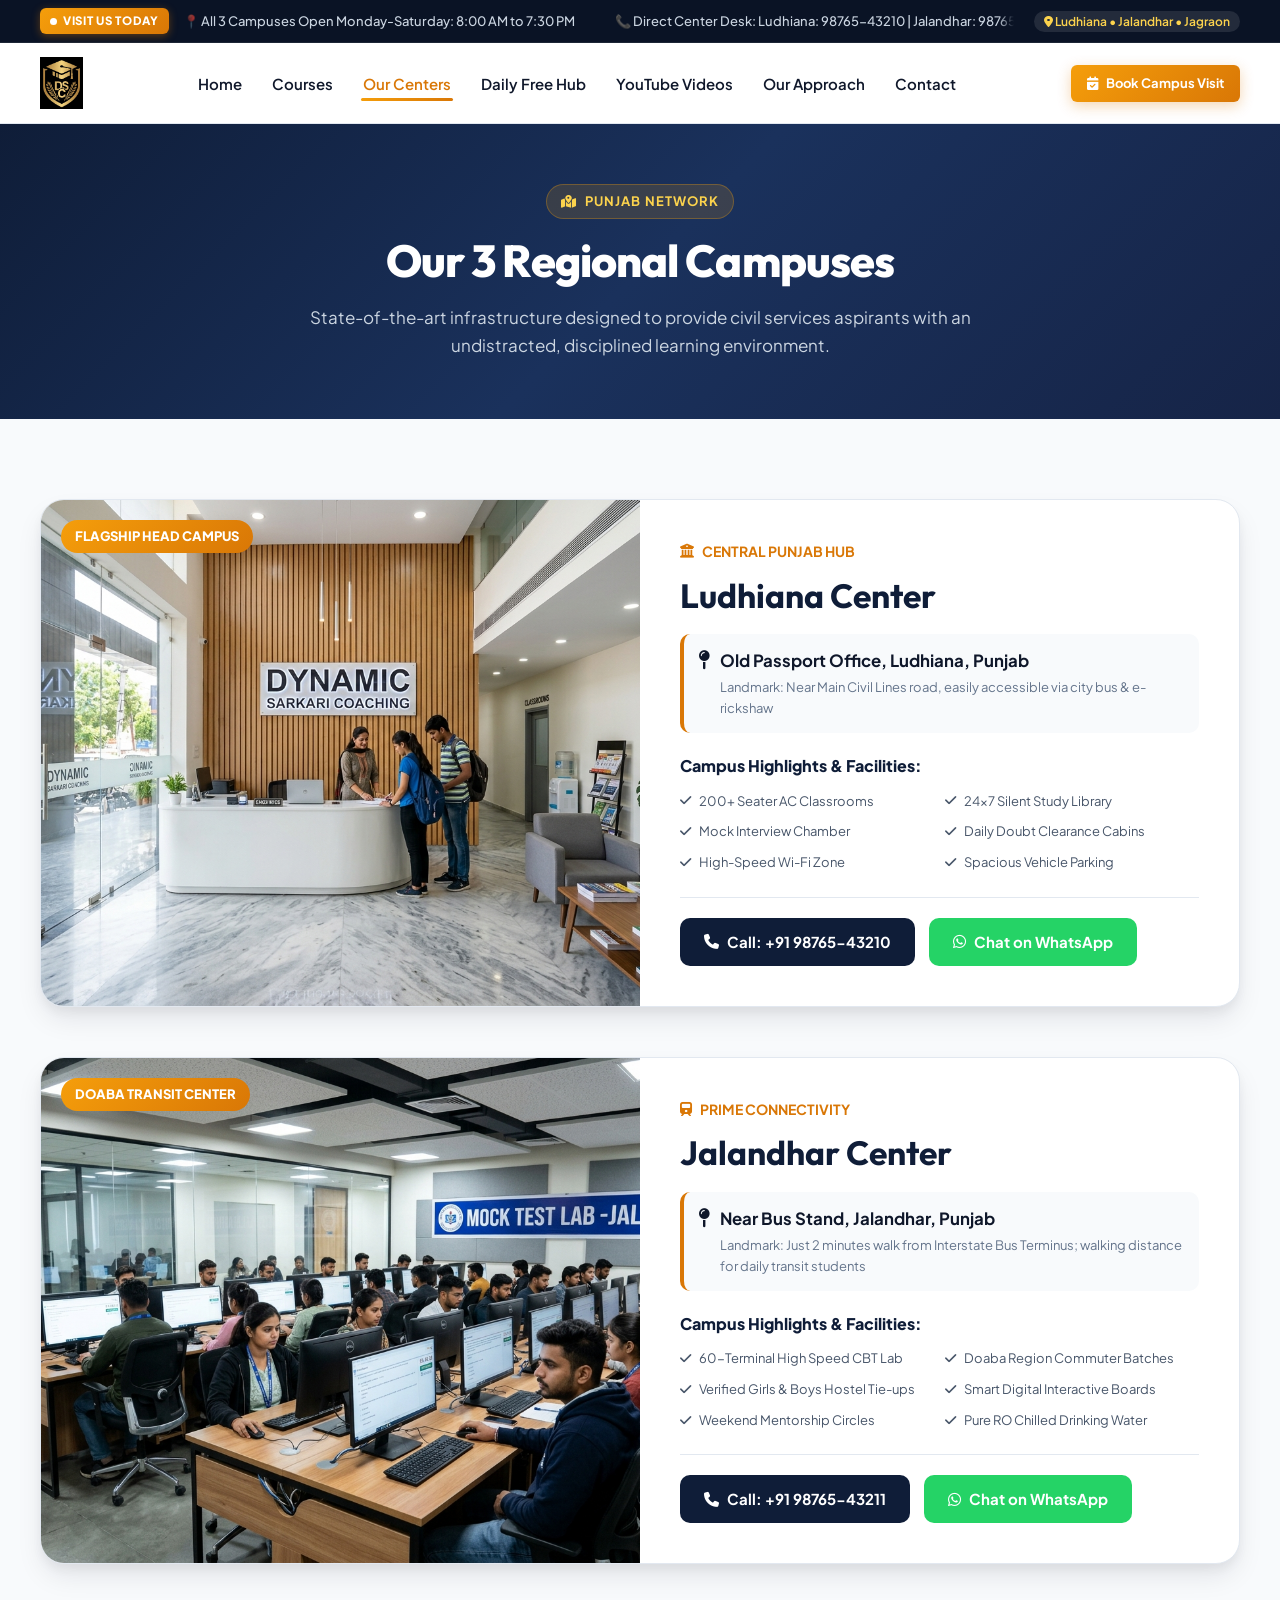
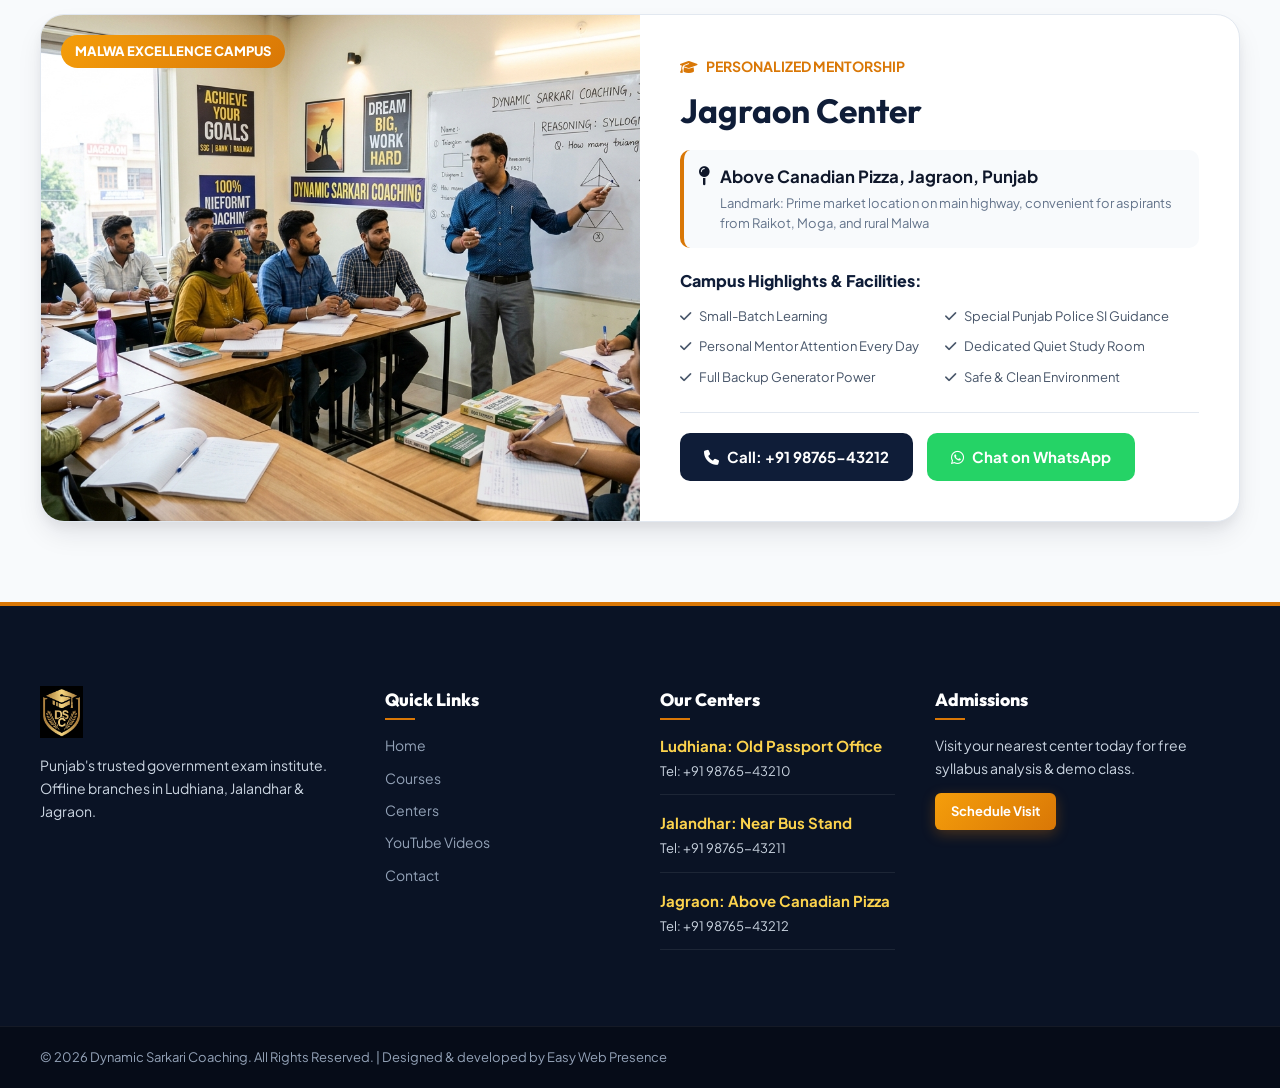
<file: branches.html>
<!DOCTYPE html>
<html lang="en">
<head>
  <meta charset="UTF-8">
  <meta name="viewport" content="width=device-width, initial-scale=1.0">
  <title>Our Punjab Centers: Ludhiana, Jalandhar & Jagraon | Dynamic Sarkari Coaching</title>
  <meta name="description" content="Visit Dynamic Sarkari Coaching campuses at Old Passport Office Ludhiana, Near Bus Stand Jalandhar, and Above Canadian Pizza Jagraon. Air conditioned classrooms, silent library, and expert faculty.">
  <link rel="icon" type="image/svg+xml" href="assets/images/logo.svg">
  <link rel="stylesheet" href="css/style.css">
  <link rel="stylesheet" href="https://cdnjs.cloudflare.com/ajax/libs/font-awesome/6.5.1/css/all.min.css">
</head>
<body>

  <!-- Top Announcement Bar -->
  <div class="top-notice-bar">
    <div class="container">
      <div class="top-notice-inner">
        <div class="ticker-container">
          <div class="ticker-badge"><span class="ticker-pulse"></span> Visit Us Today</div>
          <div class="ticker-viewport">
            <div class="ticker-track">
              <span class="ticker-item">📍 All 3 Campuses Open Monday-Saturday: 8:00 AM to 7:30 PM</span>
              <span class="ticker-item">📞 Direct Center Desk: Ludhiana: 98765-43210 | Jalandhar: 98765-43211 | Jagraon: 98765-43212</span>
              <!-- Duplicate for smooth loop -->
              <span class="ticker-item">📍 All 3 Campuses Open Monday-Saturday: 8:00 AM to 7:30 PM</span>
              <span class="ticker-item">📞 Direct Center Desk: Ludhiana: 98765-43210 | Jalandhar: 98765-43211 | Jagraon: 98765-43212</span>
            </div>
          </div>
        </div>
        <div class="top-contacts">
          <span class="branch-pill"><i class="fa-solid fa-location-dot"></i> Ludhiana • Jalandhar • Jagraon</span>
        </div>
      </div>
    </div>
  </div>

  <!-- Header -->
  <header class="site-header">
    <div class="container">
      <nav class="navbar">
        <a href="index.html" class="brand-logo">
          <img src="assets/images/logodsc.png" alt="Dynamic Sarkari Coaching Logo">
        </a>
        <ul class="nav-menu">
          <li><a href="index.html" class="nav-link">Home</a></li>
          <li><a href="courses.html" class="nav-link">Courses</a></li>
          <li><a href="branches.html" class="nav-link active">Our Centers</a></li>
          <li><a href="free-materials.html" class="nav-link">Daily Free Hub</a></li>
          <li><a href="videos.html" class="nav-link">YouTube Videos</a></li>
          <li><a href="index.html#toppers" class="nav-link">Our Approach</a></li>
          <li><a href="contact.html" class="nav-link">Contact</a></li>
        </ul>
        <div class="nav-actions">
          <a href="tel:+919876543210" class="btn btn-primary btn-sm">
            <i class="fa-solid fa-calendar-check"></i> Book Campus Visit
          </a>
          <button class="btn-mobile-toggle" aria-label="Open mobile menu">
            <i class="fa-solid fa-bars"></i>
          </button>
        </div>
      </nav>
    </div>
  </header>

  <!-- Banner -->
  <section class="section section-bg-dark" style="padding: 60px 0; background: var(--grad-primary);">
    <div class="container text-center" style="text-align: center; max-width: 800px;">
      <span class="section-badge dark-mode"><i class="fa-solid fa-map-location-dot"></i> Punjab Network</span>
      <h1 class="section-title" style="color: #FFFFFF; font-size: 2.8rem;">Our 3 Regional Campuses</h1>
      <p class="section-subtitle" style="color: #CBD5E1;">
        State-of-the-art infrastructure designed to provide civil services aspirants with an undistracted, disciplined learning environment.
      </p>
    </div>
  </section>

  <!-- Campuses Detail Section -->
  <section class="section" id="campusesDetail">
    <div class="container">

      <!-- Campus 1: Ludhiana -->
      <div id="ludhiana" style="background: #FFFFFF; border-radius: var(--radius-xl); border: 1px solid var(--color-border); overflow: hidden; margin-bottom: 50px; box-shadow: var(--shadow-lg);">
        <div style="display: grid; grid-template-columns: repeat(auto-fit, minmax(340px, 1fr));">
          <div style="position: relative; min-height: 380px;">
            <img src="assets/images/branch-ludhiana.jpg" alt="Dynamic Sarkari Coaching Ludhiana Center" style="width: 100%; height: 100%; object-fit: cover;">
            <div style="position: absolute; top: 20px; left: 20px; background: var(--grad-accent); color: #FFFFFF; font-weight: 800; font-size: 0.8125rem; padding: 6px 14px; border-radius: var(--radius-full); text-transform: uppercase;">
              Flagship Head Campus
            </div>
          </div>
          <div style="padding: 40px; display: flex; flex-direction: column; justify-content: space-between;">
            <div>
              <div style="display: flex; align-items: center; gap: 8px; color: var(--color-accent); font-weight: 700; font-size: 0.875rem; text-transform: uppercase; margin-bottom: 6px;">
                <i class="fa-solid fa-building-columns"></i> Central Punjab Hub
              </div>
              <h2 style="font-family: var(--font-heading); font-size: 2.1rem; color: var(--color-primary); margin-bottom: 12px;">
                Ludhiana Center
              </h2>
              <div style="display: flex; align-items: flex-start; gap: 10px; margin-bottom: 20px; background: var(--color-bg-body); padding: 14px; border-radius: var(--radius-md); border-left: 4px solid var(--color-accent);">
                <i class="fa-solid fa-map-pin text-accent" style="font-size: 1.2rem; margin-top: 3px;"></i>
                <div>
                  <strong style="color: var(--color-text-primary); font-size: 1.05rem;">Old Passport Office, Ludhiana, Punjab</strong>
                  <div style="font-size: 0.8125rem; color: var(--color-text-muted); margin-top: 2px;">Landmark: Near Main Civil Lines road, easily accessible via city bus & e-rickshaw</div>
                </div>
              </div>

              <h4 style="font-size: 1rem; font-weight: 800; color: var(--color-primary); margin-bottom: 12px;">Campus Highlights & Facilities:</h4>
              <div style="display: grid; grid-template-columns: 1fr 1fr; gap: 10px; margin-bottom: 24px;">
                <div class="branch-feature-item"><i class="fa-solid fa-check text-success"></i> 200+ Seater AC Classrooms</div>
                <div class="branch-feature-item"><i class="fa-solid fa-check text-success"></i> 24x7 Silent Study Library</div>
                <div class="branch-feature-item"><i class="fa-solid fa-check text-success"></i> Mock Interview Chamber</div>
                <div class="branch-feature-item"><i class="fa-solid fa-check text-success"></i> Daily Doubt Clearance Cabins</div>
                <div class="branch-feature-item"><i class="fa-solid fa-check text-success"></i> High-Speed Wi-Fi Zone</div>
                <div class="branch-feature-item"><i class="fa-solid fa-check text-success"></i> Spacious Vehicle Parking</div>
              </div>
            </div>

            <div style="display: flex; gap: 14px; flex-wrap: wrap; padding-top: 20px; border-top: 1px solid var(--color-border);">
              <a href="tel:+919876543210" class="btn btn-navy">
                <i class="fa-solid fa-phone"></i> Call: +91 98765-43210
              </a>
              <a href="https://wa.me/919876543210?text=Hello%20Ludhiana%20Center%2C%20I%20want%20to%20visit%20the%20campus" target="_blank" class="btn btn-whatsapp">
                <i class="fa-brands fa-whatsapp"></i> Chat on WhatsApp
              </a>
            </div>
          </div>
        </div>
      </div>

      <!-- Campus 2: Jalandhar -->
      <div id="jalandhar" style="background: #FFFFFF; border-radius: var(--radius-xl); border: 1px solid var(--color-border); overflow: hidden; margin-bottom: 50px; box-shadow: var(--shadow-lg);">
        <div style="display: grid; grid-template-columns: repeat(auto-fit, minmax(340px, 1fr));">
          <div style="position: relative; min-height: 380px;">
            <img src="assets/images/branch-jalandhar.jpg" alt="Dynamic Sarkari Coaching Jalandhar Center" style="width: 100%; height: 100%; object-fit: cover;">
            <div style="position: absolute; top: 20px; left: 20px; background: var(--grad-accent); color: #FFFFFF; font-weight: 800; font-size: 0.8125rem; padding: 6px 14px; border-radius: var(--radius-full); text-transform: uppercase;">
              Doaba Transit Center
            </div>
          </div>
          <div style="padding: 40px; display: flex; flex-direction: column; justify-content: space-between;">
            <div>
              <div style="display: flex; align-items: center; gap: 8px; color: var(--color-accent); font-weight: 700; font-size: 0.875rem; text-transform: uppercase; margin-bottom: 6px;">
                <i class="fa-solid fa-train"></i> Prime Connectivity
              </div>
              <h2 style="font-family: var(--font-heading); font-size: 2.1rem; color: var(--color-primary); margin-bottom: 12px;">
                Jalandhar Center
              </h2>
              <div style="display: flex; align-items: flex-start; gap: 10px; margin-bottom: 20px; background: var(--color-bg-body); padding: 14px; border-radius: var(--radius-md); border-left: 4px solid var(--color-accent);">
                <i class="fa-solid fa-map-pin text-accent" style="font-size: 1.2rem; margin-top: 3px;"></i>
                <div>
                  <strong style="color: var(--color-text-primary); font-size: 1.05rem;">Near Bus Stand, Jalandhar, Punjab</strong>
                  <div style="font-size: 0.8125rem; color: var(--color-text-muted); margin-top: 2px;">Landmark: Just 2 minutes walk from Interstate Bus Terminus; walking distance for daily transit students</div>
                </div>
              </div>

              <h4 style="font-size: 1rem; font-weight: 800; color: var(--color-primary); margin-bottom: 12px;">Campus Highlights & Facilities:</h4>
              <div style="display: grid; grid-template-columns: 1fr 1fr; gap: 10px; margin-bottom: 24px;">
                <div class="branch-feature-item"><i class="fa-solid fa-check text-success"></i> 60-Terminal High Speed CBT Lab</div>
                <div class="branch-feature-item"><i class="fa-solid fa-check text-success"></i> Doaba Region Commuter Batches</div>
                <div class="branch-feature-item"><i class="fa-solid fa-check text-success"></i> Verified Girls & Boys Hostel Tie-ups</div>
                <div class="branch-feature-item"><i class="fa-solid fa-check text-success"></i> Smart Digital Interactive Boards</div>
                <div class="branch-feature-item"><i class="fa-solid fa-check text-success"></i> Weekend Mentorship Circles</div>
                <div class="branch-feature-item"><i class="fa-solid fa-check text-success"></i> Pure RO Chilled Drinking Water</div>
              </div>
            </div>

            <div style="display: flex; gap: 14px; flex-wrap: wrap; padding-top: 20px; border-top: 1px solid var(--color-border);">
              <a href="tel:+919876543211" class="btn btn-navy">
                <i class="fa-solid fa-phone"></i> Call: +91 98765-43211
              </a>
              <a href="https://wa.me/919876543210?text=Hello%20Jalandhar%20Center%2C%20I%20want%20to%20visit%20the%20campus" target="_blank" class="btn btn-whatsapp">
                <i class="fa-brands fa-whatsapp"></i> Chat on WhatsApp
              </a>
            </div>
          </div>
        </div>
      </div>

      <!-- Campus 3: Jagraon -->
      <div id="jagraon" style="background: #FFFFFF; border-radius: var(--radius-xl); border: 1px solid var(--color-border); overflow: hidden; box-shadow: var(--shadow-lg);">
        <div style="display: grid; grid-template-columns: repeat(auto-fit, minmax(340px, 1fr));">
          <div style="position: relative; min-height: 380px;">
            <img src="assets/images/branch-jagraon.jpg" alt="Dynamic Sarkari Coaching Jagraon Center" style="width: 100%; height: 100%; object-fit: cover;">
            <div style="position: absolute; top: 20px; left: 20px; background: var(--grad-accent); color: #FFFFFF; font-weight: 800; font-size: 0.8125rem; padding: 6px 14px; border-radius: var(--radius-full); text-transform: uppercase;">
              Malwa Excellence Campus
            </div>
          </div>
          <div style="padding: 40px; display: flex; flex-direction: column; justify-content: space-between;">
            <div>
              <div style="display: flex; align-items: center; gap: 8px; color: var(--color-accent); font-weight: 700; font-size: 0.875rem; text-transform: uppercase; margin-bottom: 6px;">
                <i class="fa-solid fa-graduation-cap"></i> Personalized Mentorship
              </div>
              <h2 style="font-family: var(--font-heading); font-size: 2.1rem; color: var(--color-primary); margin-bottom: 12px;">
                Jagraon Center
              </h2>
              <div style="display: flex; align-items: flex-start; gap: 10px; margin-bottom: 20px; background: var(--color-bg-body); padding: 14px; border-radius: var(--radius-md); border-left: 4px solid var(--color-accent);">
                <i class="fa-solid fa-map-pin text-accent" style="font-size: 1.2rem; margin-top: 3px;"></i>
                <div>
                  <strong style="color: var(--color-text-primary); font-size: 1.05rem;">Above Canadian Pizza, Jagraon, Punjab</strong>
                  <div style="font-size: 0.8125rem; color: var(--color-text-muted); margin-top: 2px;">Landmark: Prime market location on main highway, convenient for aspirants from Raikot, Moga, and rural Malwa</div>
                </div>
              </div>

              <h4 style="font-size: 1rem; font-weight: 800; color: var(--color-primary); margin-bottom: 12px;">Campus Highlights & Facilities:</h4>
              <div style="display: grid; grid-template-columns: 1fr 1fr; gap: 10px; margin-bottom: 24px;">
                <div class="branch-feature-item"><i class="fa-solid fa-check text-success"></i> Small-Batch Learning</div>
                <div class="branch-feature-item"><i class="fa-solid fa-check text-success"></i> Special Punjab Police SI Guidance</div>
                <div class="branch-feature-item"><i class="fa-solid fa-check text-success"></i> Personal Mentor Attention Every Day</div>
                <div class="branch-feature-item"><i class="fa-solid fa-check text-success"></i> Dedicated Quiet Study Room</div>
                <div class="branch-feature-item"><i class="fa-solid fa-check text-success"></i> Full Backup Generator Power</div>
                <div class="branch-feature-item"><i class="fa-solid fa-check text-success"></i> Safe & Clean Environment</div>
              </div>
            </div>

            <div style="display: flex; gap: 14px; flex-wrap: wrap; padding-top: 20px; border-top: 1px solid var(--color-border);">
              <a href="tel:+919876543212" class="btn btn-navy">
                <i class="fa-solid fa-phone"></i> Call: +91 98765-43212
              </a>
              <a href="https://wa.me/919876543210?text=Hello%20Jagraon%20Center%2C%20I%20want%20to%20visit%20the%20campus" target="_blank" class="btn btn-whatsapp">
                <i class="fa-brands fa-whatsapp"></i> Chat on WhatsApp
              </a>
            </div>
          </div>
        </div>
      </div>

    </div>
  </section>

  <!-- Footer -->
  <footer class="site-footer">
    <div class="container">
      <div class="footer-grid">
        <div class="footer-brand-col">
          <a href="index.html">
            <img src="assets/images/logodsc.png" alt="Dynamic Sarkari Coaching Logo" class="footer-logo">
          </a>
          <p class="footer-desc">
            Punjab's trusted government exam institute. Offline branches in Ludhiana, Jalandhar & Jagraon.
          </p>
        </div>
        <div>
          <h4 class="footer-heading">Quick Links</h4>
          <ul class="footer-links-list">
            <li><a href="index.html" class="footer-link">Home</a></li>
            <li><a href="courses.html" class="footer-link">Courses</a></li>
            <li><a href="branches.html" class="footer-link">Centers</a></li>
            <li><a href="videos.html" class="footer-link">YouTube Videos</a></li>
            <li><a href="contact.html" class="footer-link">Contact</a></li>
          </ul>
        </div>
        <div>
          <h4 class="footer-heading">Our Centers</h4>
          <div class="footer-branch-item">
            <div class="footer-branch-name">Ludhiana: Old Passport Office</div>
            <div class="footer-branch-address">Tel: +91 98765-43210</div>
          </div>
          <div class="footer-branch-item">
            <div class="footer-branch-name">Jalandhar: Near Bus Stand</div>
            <div class="footer-branch-address">Tel: +91 98765-43211</div>
          </div>
          <div class="footer-branch-item">
            <div class="footer-branch-name">Jagraon: Above Canadian Pizza</div>
            <div class="footer-branch-address">Tel: +91 98765-43212</div>
          </div>
        </div>
        <div>
          <h4 class="footer-heading">Admissions</h4>
          <p style="font-size: 0.875rem; color: #CBD5E1; margin-bottom: 14px;">
            Visit your nearest center today for free syllabus analysis & demo class.
          </p>
          <a href="contact.html" class="btn btn-primary btn-sm">Schedule Visit</a>
        </div>
      </div>
    </div>
    <div class="footer-bottom-bar">
      <div class="container text-center">
        <div>© 2026 Dynamic Sarkari Coaching. All Rights Reserved. | <a href="https://easywebpresence.co.in/" target="_blank" rel="noopener noreferrer" style="color: #94A3B8;">Designed &amp; developed by Easy Web Presence</a></div>
      </div>
    </div>
  </footer>

  <script src="js/main.js"></script>
</body>
</html>
</file>
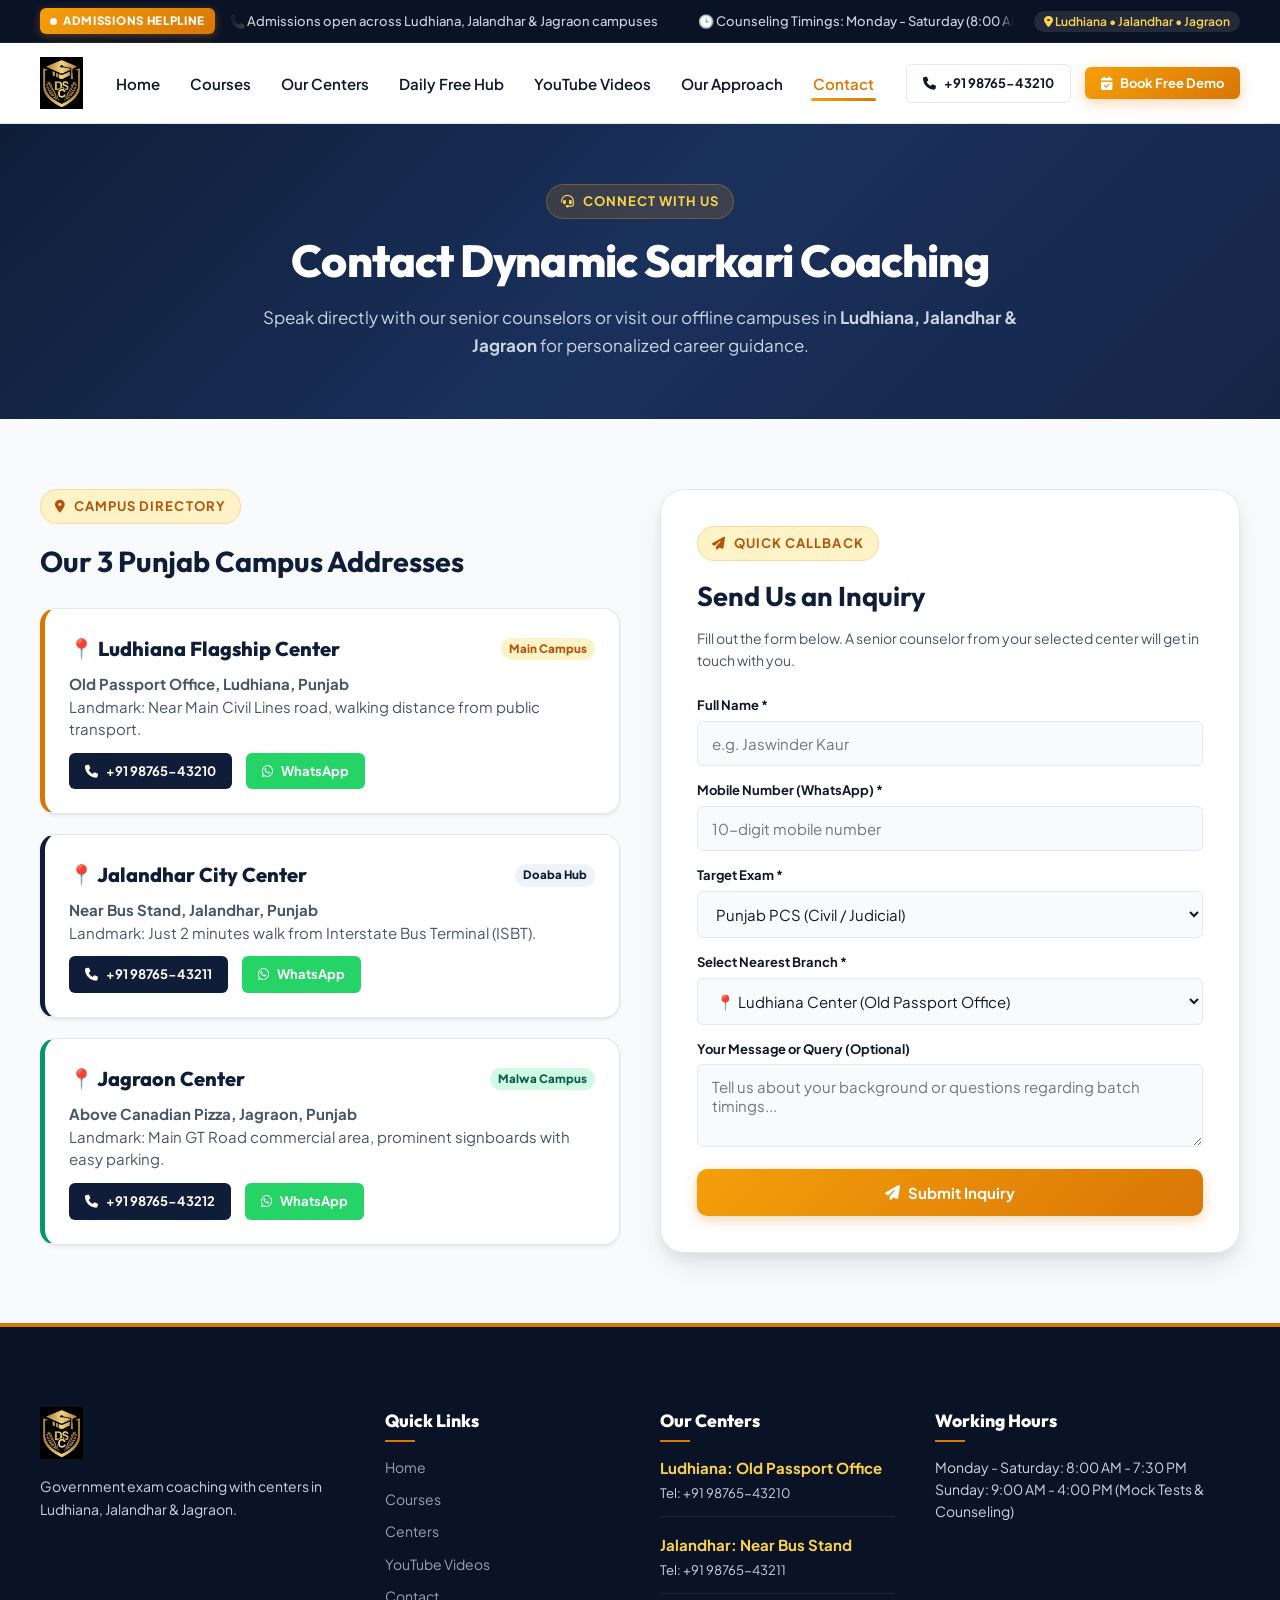
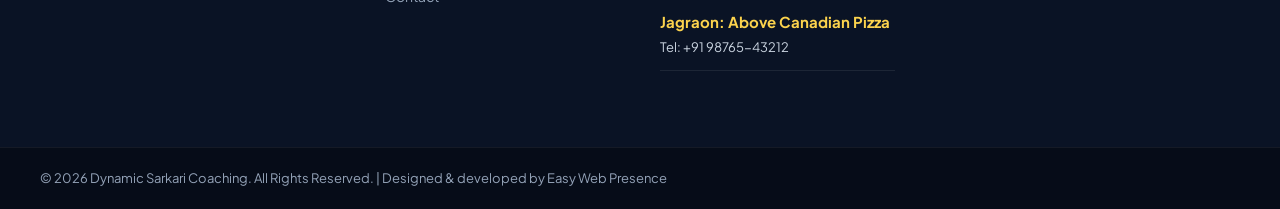
<file: contact.html>
<!DOCTYPE html>
<html lang="en">
<head>
  <meta charset="UTF-8">
  <meta name="viewport" content="width=device-width, initial-scale=1.0">
  <title>Contact Us & Campus Directions | Dynamic Sarkari Coaching Punjab</title>
  <meta name="description" content="Get in touch with Dynamic Sarkari Coaching in Ludhiana, Jalandhar & Jagraon. Call counselors, schedule a demo class, or visit our centers.">
  <link rel="icon" type="image/svg+xml" href="assets/images/logodsc.png">
  <link rel="stylesheet" href="css/style.css">
  <link rel="stylesheet" href="https://cdnjs.cloudflare.com/ajax/libs/font-awesome/6.5.1/css/all.min.css">
</head>
<body>

  <!-- Top Announcement Bar -->
  <div class="top-notice-bar">
    <div class="container">
      <div class="top-notice-inner">
        <div class="ticker-container">
          <div class="ticker-badge"><span class="ticker-pulse"></span> Admissions Helpline</div>
          <div class="ticker-viewport">
            <div class="ticker-track">
              <span class="ticker-item">📞 Admissions open across Ludhiana, Jalandhar & Jagraon campuses</span>
              <span class="ticker-item">🕒 Counseling Timings: Monday - Saturday (8:00 AM to 7:30 PM)</span>
              <!-- Duplicate for smooth loop -->
              <span class="ticker-item">📞 Admissions open across Ludhiana, Jalandhar & Jagraon campuses</span>
              <span class="ticker-item">🕒 Counseling Timings: Monday - Saturday (8:00 AM to 7:30 PM)</span>
            </div>
          </div>
        </div>
        <div class="top-contacts">
          <span class="branch-pill"><i class="fa-solid fa-location-dot"></i> Ludhiana • Jalandhar • Jagraon</span>
        </div>
      </div>
    </div>
  </div>

  <!-- Header -->
  <header class="site-header">
    <div class="container">
      <nav class="navbar">
        <a href="index.html" class="brand-logo">
          <img src="assets/images/logodsc.png" alt="Dynamic Sarkari Coaching Logo">
        </a>
        <ul class="nav-menu">
          <li><a href="index.html" class="nav-link">Home</a></li>
          <li><a href="courses.html" class="nav-link">Courses</a></li>
          <li><a href="branches.html" class="nav-link">Our Centers</a></li>
          <li><a href="free-materials.html" class="nav-link">Daily Free Hub</a></li>
          <li><a href="videos.html" class="nav-link">YouTube Videos</a></li>
          <li><a href="index.html#toppers" class="nav-link">Our Approach</a></li>
          <li><a href="contact.html" class="nav-link active">Contact</a></li>
        </ul>
        <div class="nav-actions">
          <a href="tel:+919876543210" class="btn btn-outline btn-sm">
            <i class="fa-solid fa-phone"></i> +91 98765-43210
          </a>
          <button class="btn btn-primary btn-sm" data-trigger-demo>
            <i class="fa-solid fa-calendar-check"></i> Book Free Demo
          </button>
          <button class="btn-mobile-toggle" aria-label="Open mobile menu">
            <i class="fa-solid fa-bars"></i>
          </button>
        </div>
      </nav>
    </div>
  </header>

  <!-- Banner -->
  <section class="section section-bg-dark" style="padding: 60px 0; background: var(--grad-primary);">
    <div class="container text-center" style="text-align: center; max-width: 820px;">
      <span class="section-badge dark-mode"><i class="fa-solid fa-headset"></i> Connect With Us</span>
      <h1 class="section-title" style="color: #FFFFFF; font-size: 2.8rem;">Contact Dynamic Sarkari Coaching</h1>
      <p class="section-subtitle" style="color: #CBD5E1;">
        Speak directly with our senior counselors or visit our offline campuses in <strong>Ludhiana, Jalandhar & Jagraon</strong> for personalized career guidance.
      </p>
    </div>
  </section>

  <!-- Contact Grid -->
  <section class="section" style="padding: 70px 0;">
    <div class="container">
      <div style="display: grid; grid-template-columns: repeat(auto-fit, minmax(320px, 1fr)); gap: 40px; align-items: flex-start;">
        
        <!-- Left: Center Directory Cards -->
        <div>
          <div class="section-header" style="text-align: left; margin-bottom: 24px;">
            <span class="section-badge"><i class="fa-solid fa-location-dot"></i> Campus Directory</span>
            <h2 style="font-family: var(--font-heading); font-size: 1.8rem; color: var(--color-primary);">
              Our 3 Punjab Campus Addresses
            </h2>
          </div>

          <!-- Ludhiana -->
          <div style="background: #FFFFFF; border-radius: var(--radius-lg); border: 1.5px solid var(--color-border); padding: 24px; margin-bottom: 20px; box-shadow: var(--shadow-sm); border-left: 5px solid var(--color-accent);">
            <div style="display: flex; justify-content: space-between; align-items: center; margin-bottom: 8px;">
              <h4 style="font-family: var(--font-heading); font-size: 1.25rem; font-weight: 800; color: var(--color-primary);">
                📍 Ludhiana Flagship Center
              </h4>
              <span style="font-size: 0.72rem; font-weight: 800; background: var(--color-accent-subtle); color: var(--color-accent-hover); padding: 2px 8px; border-radius: var(--radius-full);">Main Campus</span>
            </div>
            <p style="font-size: 0.9375rem; color: var(--color-text-secondary); margin-bottom: 12px; line-height: 1.5;">
              <strong>Old Passport Office, Ludhiana, Punjab</strong><br>
              Landmark: Near Main Civil Lines road, walking distance from public transport.
            </p>
            <div style="display: flex; gap: 14px; flex-wrap: wrap;">
              <a href="tel:+919876543210" class="btn btn-navy btn-sm"><i class="fa-solid fa-phone"></i> +91 98765-43210</a>
              <a href="https://wa.me/919876543210?text=Hello%20Ludhiana%20Branch" target="_blank" class="btn btn-whatsapp btn-sm"><i class="fa-brands fa-whatsapp"></i> WhatsApp</a>
            </div>
          </div>

          <!-- Jalandhar -->
          <div style="background: #FFFFFF; border-radius: var(--radius-lg); border: 1.5px solid var(--color-border); padding: 24px; margin-bottom: 20px; box-shadow: var(--shadow-sm); border-left: 5px solid var(--color-primary);">
            <div style="display: flex; justify-content: space-between; align-items: center; margin-bottom: 8px;">
              <h4 style="font-family: var(--font-heading); font-size: 1.25rem; font-weight: 800; color: var(--color-primary);">
                📍 Jalandhar City Center
              </h4>
              <span style="font-size: 0.72rem; font-weight: 800; background: var(--color-primary-subtle); color: var(--color-primary); padding: 2px 8px; border-radius: var(--radius-full);">Doaba Hub</span>
            </div>
            <p style="font-size: 0.9375rem; color: var(--color-text-secondary); margin-bottom: 12px; line-height: 1.5;">
              <strong>Near Bus Stand, Jalandhar, Punjab</strong><br>
              Landmark: Just 2 minutes walk from Interstate Bus Terminal (ISBT).
            </p>
            <div style="display: flex; gap: 14px; flex-wrap: wrap;">
              <a href="tel:+919876543211" class="btn btn-navy btn-sm"><i class="fa-solid fa-phone"></i> +91 98765-43211</a>
              <a href="https://wa.me/919876543210?text=Hello%20Jalandhar%20Branch" target="_blank" class="btn btn-whatsapp btn-sm"><i class="fa-brands fa-whatsapp"></i> WhatsApp</a>
            </div>
          </div>

          <!-- Jagraon -->
          <div style="background: #FFFFFF; border-radius: var(--radius-lg); border: 1.5px solid var(--color-border); padding: 24px; box-shadow: var(--shadow-sm); border-left: 5px solid #059669;">
            <div style="display: flex; justify-content: space-between; align-items: center; margin-bottom: 8px;">
              <h4 style="font-family: var(--font-heading); font-size: 1.25rem; font-weight: 800; color: var(--color-primary);">
                📍 Jagraon Center
              </h4>
              <span style="font-size: 0.72rem; font-weight: 800; background: #D1FAE5; color: #065F46; padding: 2px 8px; border-radius: var(--radius-full);">Malwa Campus</span>
            </div>
            <p style="font-size: 0.9375rem; color: var(--color-text-secondary); margin-bottom: 12px; line-height: 1.5;">
              <strong>Above Canadian Pizza, Jagraon, Punjab</strong><br>
              Landmark: Main GT Road commercial area, prominent signboards with easy parking.
            </p>
            <div style="display: flex; gap: 14px; flex-wrap: wrap;">
              <a href="tel:+919876543212" class="btn btn-navy btn-sm"><i class="fa-solid fa-phone"></i> +91 98765-43212</a>
              <a href="https://wa.me/919876543210?text=Hello%20Jagraon%20Branch" target="_blank" class="btn btn-whatsapp btn-sm"><i class="fa-brands fa-whatsapp"></i> WhatsApp</a>
            </div>
          </div>
        </div>

        <!-- Right: Inquiry / Message Form -->
        <div style="background: #FFFFFF; border-radius: var(--radius-xl); border: 1px solid var(--color-border); padding: 36px; box-shadow: var(--shadow-lg);">
          <span class="section-badge"><i class="fa-solid fa-paper-plane"></i> Quick Callback</span>
          <h3 style="font-family: var(--font-heading); font-size: 1.7rem; color: var(--color-primary); margin-bottom: 8px;">
            Send Us an Inquiry
          </h3>
          <p style="font-size: 0.875rem; color: var(--color-text-secondary); margin-bottom: 24px;">
            Fill out the form below. A senior counselor from your selected center will get in touch with you.
          </p>

          <form id="contactPageForm" class="lead-form">
            <div class="form-group">
              <label class="form-label">Full Name *</label>
              <input type="text" name="contact_name" class="form-control" placeholder="e.g. Jaswinder Kaur" required>
            </div>

            <div class="form-group">
              <label class="form-label">Mobile Number (WhatsApp) *</label>
              <input type="tel" name="contact_phone" class="form-control" placeholder="10-digit mobile number" pattern="[6-9][0-9]{9}" required>
            </div>

            <div class="form-group">
              <label class="form-label">Target Exam *</label>
              <select name="contact_exam" class="form-control" required>
                <option value="Punjab PCS">Punjab PCS (Civil / Judicial)</option>
                <option value="UPSC Civil Services">UPSC Civil Services (IAS/IPS)</option>
                <option value="SSC CGL / CHSL">SSC CGL / CHSL</option>
                <option value="Punjab Police SI">Punjab Police (SI / Constable)</option>
                <option value="PSSSB Patwari">PSSSB Patwari / Kanungo</option>
                <option value="Banking">Banking (IBPS & SBI PO)</option>
              </select>
            </div>

            <div class="form-group">
              <label class="form-label">Select Nearest Branch *</label>
              <select name="contact_branch" class="form-control" required>
                <option value="Ludhiana">📍 Ludhiana Center (Old Passport Office)</option>
                <option value="Jalandhar">📍 Jalandhar Center (Near Bus Stand)</option>
                <option value="Jagraon">📍 Jagraon Center (Above Canadian Pizza)</option>
                <option value="Online">💻 Live Interactive Online Program</option>
              </select>
            </div>

            <div class="form-group">
              <label class="form-label">Your Message or Query (Optional)</label>
              <textarea name="contact_message" class="form-control" rows="3" placeholder="Tell us about your background or questions regarding batch timings..."></textarea>
            </div>

            <button type="submit" class="btn btn-primary" style="width: 100%; padding: 14px; margin-top: 8px;">
              <i class="fa-solid fa-paper-plane"></i> Submit Inquiry
            </button>
          </form>
        </div>

      </div>
    </div>
  </section>

  <!-- Footer -->
  <footer class="site-footer">
    <div class="container">
      <div class="footer-grid">
        <div class="footer-brand-col">
          <a href="index.html">
            <img src="assets/images/logodsc.png" alt="Dynamic Sarkari Coaching Logo" class="footer-logo">
          </a>
          <p class="footer-desc">
            Government exam coaching with centers in Ludhiana, Jalandhar & Jagraon.
          </p>
        </div>
        <div>
          <h4 class="footer-heading">Quick Links</h4>
          <ul class="footer-links-list">
            <li><a href="index.html" class="footer-link">Home</a></li>
            <li><a href="courses.html" class="footer-link">Courses</a></li>
            <li><a href="branches.html" class="footer-link">Centers</a></li>
            <li><a href="videos.html" class="footer-link">YouTube Videos</a></li>
            <li><a href="contact.html" class="footer-link">Contact</a></li>
          </ul>
        </div>
        <div>
          <h4 class="footer-heading">Our Centers</h4>
          <div class="footer-branch-item">
            <div class="footer-branch-name">Ludhiana: Old Passport Office</div>
            <div class="footer-branch-address">Tel: +91 98765-43210</div>
          </div>
          <div class="footer-branch-item">
            <div class="footer-branch-name">Jalandhar: Near Bus Stand</div>
            <div class="footer-branch-address">Tel: +91 98765-43211</div>
          </div>
          <div class="footer-branch-item">
            <div class="footer-branch-name">Jagraon: Above Canadian Pizza</div>
            <div class="footer-branch-address">Tel: +91 98765-43212</div>
          </div>
        </div>
        <div>
          <h4 class="footer-heading">Working Hours</h4>
          <p style="font-size: 0.875rem; color: #CBD5E1; line-height: 1.6;">
            Monday - Saturday: 8:00 AM - 7:30 PM<br>
            Sunday: 9:00 AM - 4:00 PM (Mock Tests & Counseling)
          </p>
        </div>
      </div>
    </div>
    <div class="footer-bottom-bar">
      <div class="container text-center">
        <div>© 2026 Dynamic Sarkari Coaching. All Rights Reserved. | <a href="https://easywebpresence.co.in/" target="_blank" rel="noopener noreferrer" style="color: #94A3B8;">Designed &amp; developed by Easy Web Presence</a></div>
      </div>
    </div>
  </footer>

  <script src="js/main.js"></script>
  <script>
    const contactForm = document.getElementById('contactPageForm');
    if (contactForm) {
      contactForm.addEventListener('submit', (e) => {
        e.preventDefault();
        alert("🎉 Thank you! Your inquiry has been received. Our counselor will contact you shortly.");
        contactForm.reset();
      });
    }
  </script>
</body>
</html>
</file>
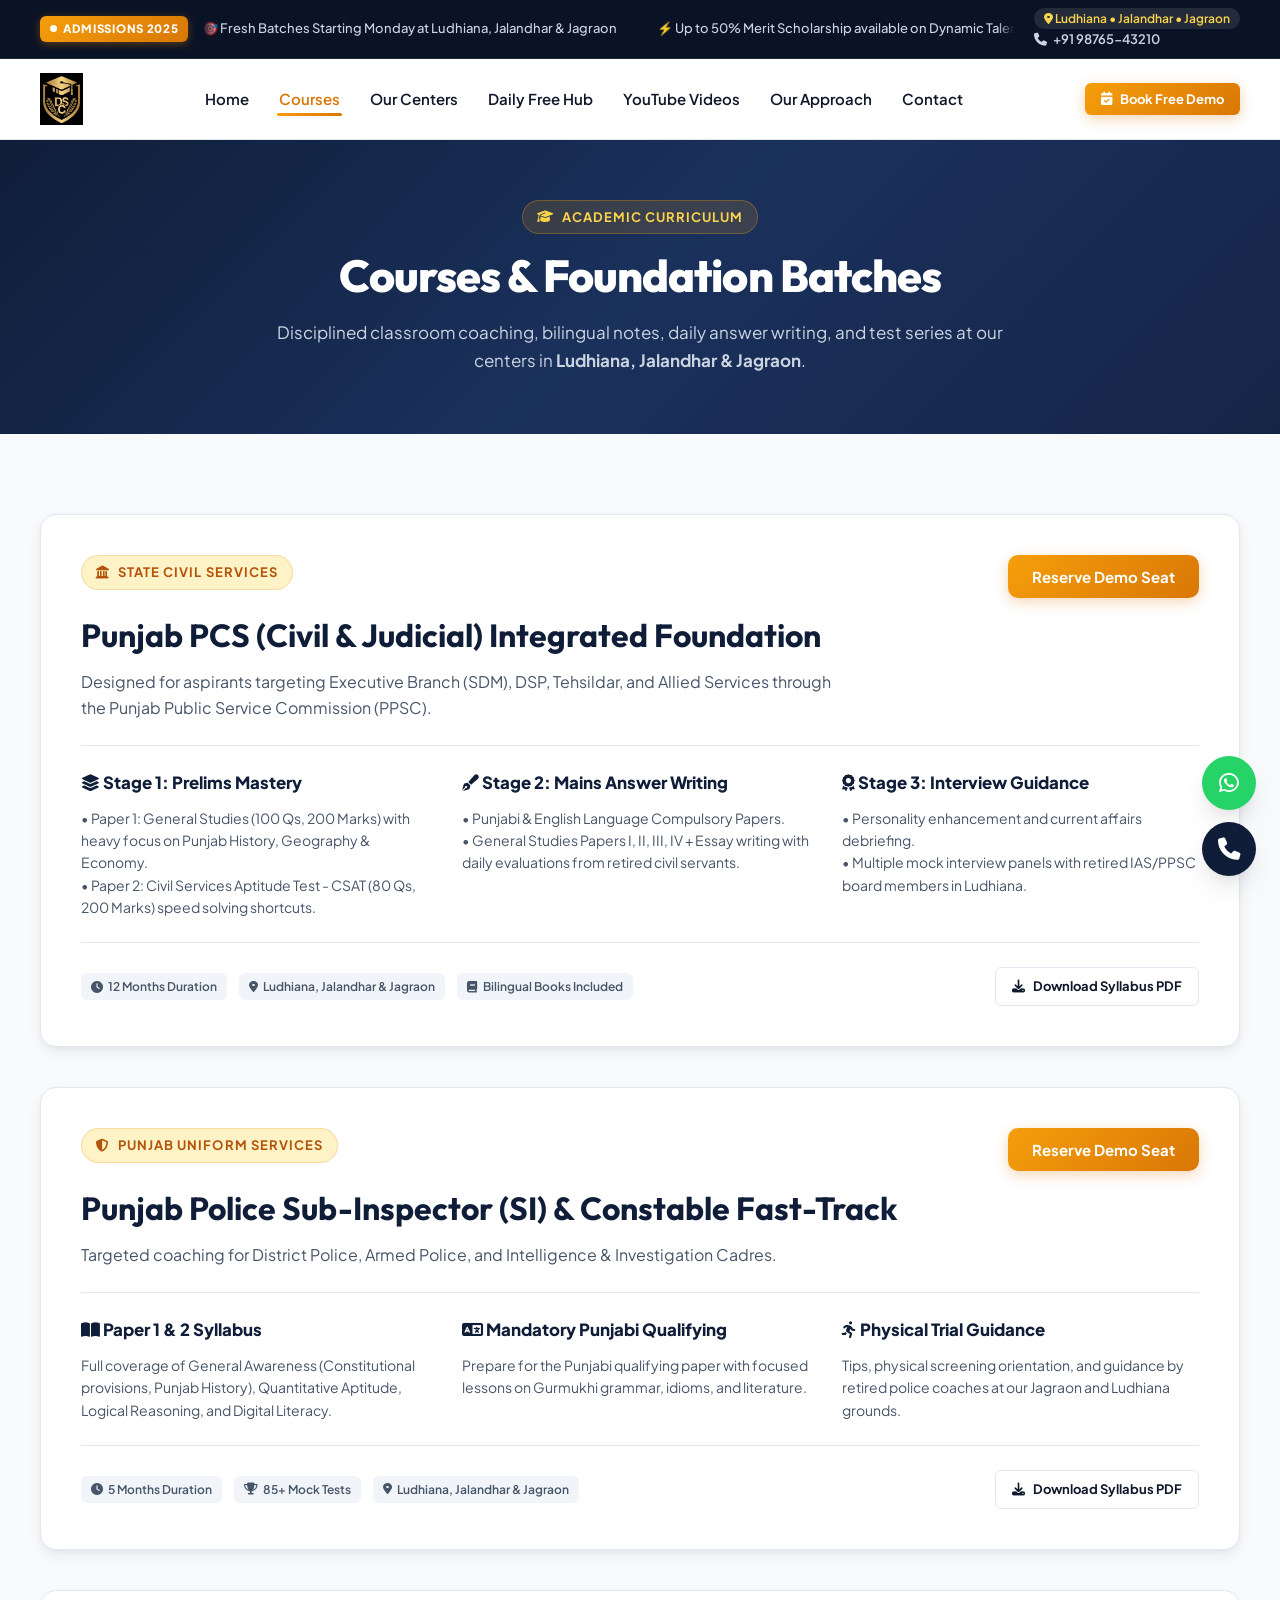
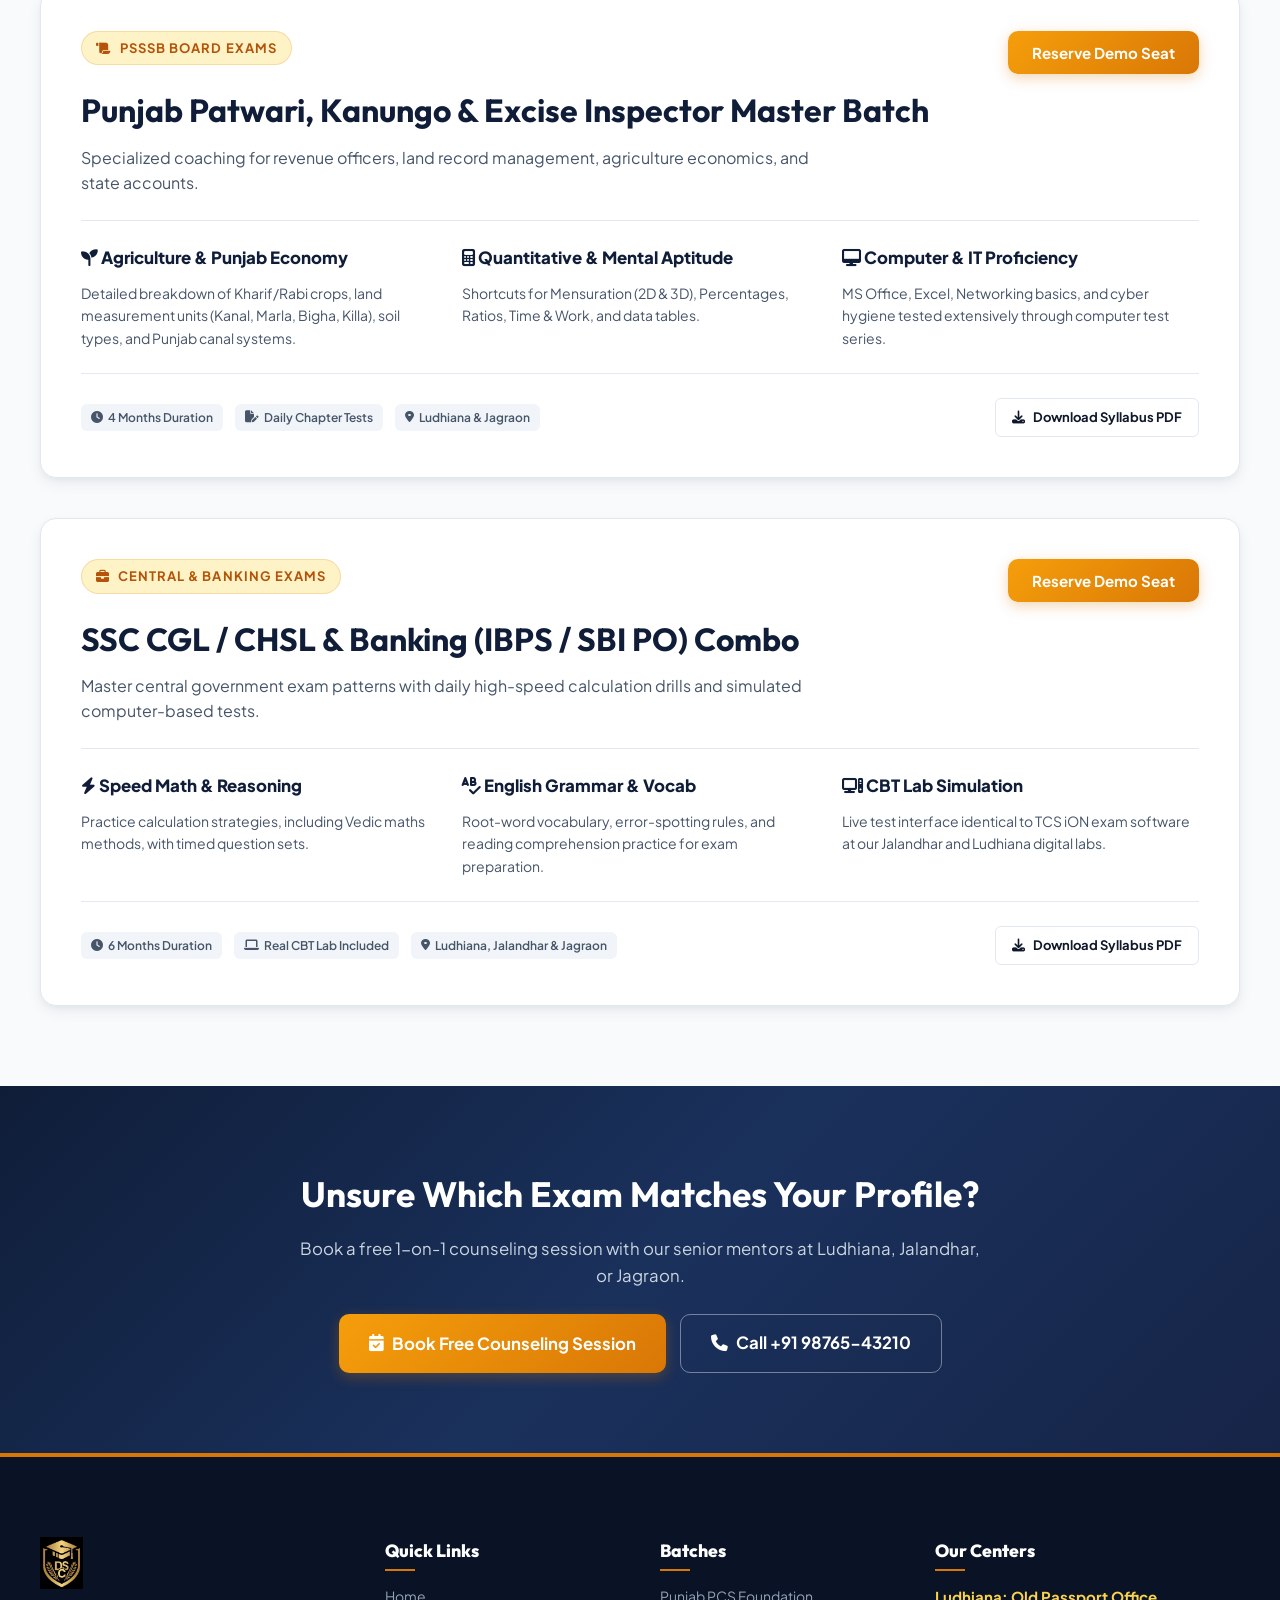
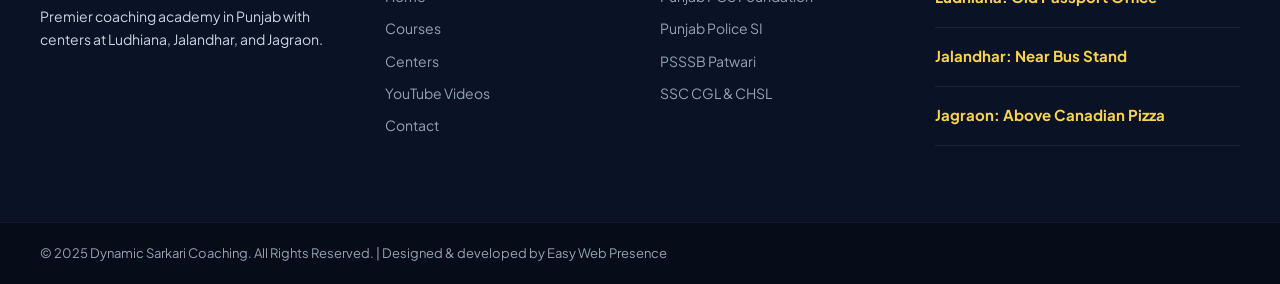
<file: courses.html>
<!DOCTYPE html>
<html lang="en">
<head>
  <meta charset="UTF-8">
  <meta name="viewport" content="width=device-width, initial-scale=1.0">
  <title>Courses & Batches 2025-26 | Dynamic Sarkari Coaching Punjab</title>
  <meta name="description" content="Explore classroom and online coaching courses for Punjab PCS, UPSC, SSC CGL, Punjab Police SI, Patwari and Banking at Dynamic Sarkari Coaching Ludhiana, Jalandhar & Jagraon.">
  <link rel="icon" type="image/svg+xml" href="assets/images/logodsc.png">
  <link rel="stylesheet" href="css/style.css">
  <link rel="stylesheet" href="https://cdnjs.cloudflare.com/ajax/libs/font-awesome/6.5.1/css/all.min.css">
</head>
<body>

  <!-- Top Announcement Bar -->
  <div class="top-notice-bar">
    <div class="container">
      <div class="top-notice-inner">
        <div class="ticker-container">
          <div class="ticker-badge"><span class="ticker-pulse"></span> Admissions 2025</div>
          <div class="ticker-viewport">
            <div class="ticker-track">
              <span class="ticker-item">🎯 Fresh Batches Starting Monday at Ludhiana, Jalandhar & Jagraon</span>
              <span class="ticker-item">⚡ Up to 50% Merit Scholarship available on Dynamic Talent Search Test</span>
              <span class="ticker-item">📍 Classrooms at Old Passport Office Ludhiana, Bus Stand Jalandhar & Canadian Pizza Jagraon</span>
              <!-- Duplicate for smooth loop -->
              <span class="ticker-item">🎯 Fresh Batches Starting Monday at Ludhiana, Jalandhar & Jagraon</span>
              <span class="ticker-item">⚡ Up to 50% Merit Scholarship available on Dynamic Talent Search Test</span>
              <span class="ticker-item">📍 Classrooms at Old Passport Office Ludhiana, Bus Stand Jalandhar & Canadian Pizza Jagraon</span>
            </div>
          </div>
        </div>
        <div class="top-contacts">
          <span class="branch-pill"><i class="fa-solid fa-location-dot"></i> Ludhiana • Jalandhar • Jagraon</span>
          <a href="tel:+919876543210" class="top-contact-link"><i class="fa-solid fa-phone"></i> +91 98765-43210</a>
        </div>
      </div>
    </div>
  </div>

  <!-- Header -->
  <header class="site-header">
    <div class="container">
      <nav class="navbar">
        <a href="index.html" class="brand-logo">
          <img src="assets/images/logodsc.png" alt="Dynamic Sarkari Coaching Logo">
        </a>
        <ul class="nav-menu">
          <li><a href="index.html" class="nav-link">Home</a></li>
          <li><a href="courses.html" class="nav-link active">Courses</a></li>
          <li><a href="branches.html" class="nav-link">Our Centers</a></li>
          <li><a href="free-materials.html" class="nav-link">Daily Free Hub</a></li>
          <li><a href="videos.html" class="nav-link">YouTube Videos</a></li>
          <li><a href="index.html#toppers" class="nav-link">Our Approach</a></li>
          <li><a href="contact.html" class="nav-link">Contact</a></li>
        </ul>
        <div class="nav-actions">
          <button class="btn btn-primary btn-sm" data-trigger-demo>
            <i class="fa-solid fa-calendar-check"></i> Book Free Demo
          </button>
          <button class="btn-mobile-toggle" aria-label="Open mobile menu">
            <i class="fa-solid fa-bars"></i>
          </button>
        </div>
      </nav>
    </div>
  </header>

  <!-- Page Banner -->
  <section class="section section-bg-dark" style="padding: 60px 0; background: var(--grad-primary);">
    <div class="container text-center" style="text-align: center; max-width: 800px;">
      <span class="section-badge dark-mode"><i class="fa-solid fa-graduation-cap"></i> Academic Curriculum</span>
      <h1 class="section-title" style="color: #FFFFFF; font-size: 2.8rem;">Courses & Foundation Batches</h1>
      <p class="section-subtitle" style="color: #CBD5E1;">
        Disciplined classroom coaching, bilingual notes, daily answer writing, and test series at our centers in <strong>Ludhiana, Jalandhar & Jagraon</strong>.
      </p>
    </div>
  </section>

  <!-- Detailed Course Modules -->
  <section class="section" id="courseDetails">
    <div class="container">
      
      <!-- 1. Punjab PCS -->
      <div id="punjab-pcs" class="course-detail-card" style="background: #FFFFFF; border-radius: var(--radius-lg); border: 1px solid var(--color-border); padding: 40px; margin-bottom: 40px; box-shadow: var(--shadow-md);">
        <div style="display: flex; justify-content: space-between; align-items: flex-start; flex-wrap: wrap; gap: 20px; margin-bottom: 24px;">
          <div>
            <span class="section-badge"><i class="fa-solid fa-landmark"></i> State Civil Services</span>
            <h2 style="font-family: var(--font-heading); font-size: 2rem; color: var(--color-primary); margin-top: 6px;">
              Punjab PCS (Civil & Judicial) Integrated Foundation
            </h2>
            <p style="color: var(--color-text-secondary); max-width: 750px; font-size: 1rem; margin-top: 8px;">
              Designed for aspirants targeting Executive Branch (SDM), DSP, Tehsildar, and Allied Services through the Punjab Public Service Commission (PPSC).
            </p>
          </div>
          <button class="btn btn-primary" data-trigger-demo>Reserve Demo Seat</button>
        </div>

        <div style="display: grid; grid-template-columns: repeat(auto-fit, minmax(280px, 1fr)); gap: 24px; padding: 24px 0; border-top: 1px solid var(--color-border); border-bottom: 1px solid var(--color-border); margin-bottom: 24px;">
          <div>
            <h4 style="font-size: 1.05rem; font-weight: 800; color: var(--color-primary); margin-bottom: 10px;">
              <i class="fa-solid fa-layer-group text-accent"></i> Stage 1: Prelims Mastery
            </h4>
            <p style="font-size: 0.875rem; color: var(--color-text-secondary); line-height: 1.6;">
              • Paper 1: General Studies (100 Qs, 200 Marks) with heavy focus on Punjab History, Geography & Economy.<br>
              • Paper 2: Civil Services Aptitude Test - CSAT (80 Qs, 200 Marks) speed solving shortcuts.
            </p>
          </div>
          <div>
            <h4 style="font-size: 1.05rem; font-weight: 800; color: var(--color-primary); margin-bottom: 10px;">
              <i class="fa-solid fa-pen-fancy text-accent"></i> Stage 2: Mains Answer Writing
            </h4>
            <p style="font-size: 0.875rem; color: var(--color-text-secondary); line-height: 1.6;">
              • Punjabi & English Language Compulsory Papers.<br>
              • General Studies Papers I, II, III, IV + Essay writing with daily evaluations from retired civil servants.
            </p>
          </div>
          <div>
            <h4 style="font-size: 1.05rem; font-weight: 800; color: var(--color-primary); margin-bottom: 10px;">
              <i class="fa-solid fa-award text-accent"></i> Stage 3: Interview Guidance
            </h4>
            <p style="font-size: 0.875rem; color: var(--color-text-secondary); line-height: 1.6;">
              • Personality enhancement and current affairs debriefing.<br>
              • Multiple mock interview panels with retired IAS/PPSC board members in Ludhiana.
            </p>
          </div>
        </div>

        <div style="display: flex; justify-content: space-between; align-items: center; flex-wrap: wrap; gap: 16px;">
          <div style="display: flex; gap: 12px; flex-wrap: wrap;">
            <span class="meta-pill"><i class="fa-solid fa-clock"></i> 12 Months Duration</span>
            <span class="meta-pill"><i class="fa-solid fa-location-dot"></i> Ludhiana, Jalandhar & Jagraon</span>
            <span class="meta-pill"><i class="fa-solid fa-book"></i> Bilingual Books Included</span>
          </div>
          <a href="https://wa.me/919876543210?text=Please%20send%20me%20the%20Punjab%20PCS%20detailed%20syllabus%20PDF" target="_blank" class="btn btn-outline btn-sm">
            <i class="fa-solid fa-download"></i> Download Syllabus PDF
          </a>
        </div>
      </div>

      <!-- 2. Punjab Police SI & Constable -->
      <div id="punjab-police" class="course-detail-card" style="background: #FFFFFF; border-radius: var(--radius-lg); border: 1px solid var(--color-border); padding: 40px; margin-bottom: 40px; box-shadow: var(--shadow-md);">
        <div style="display: flex; justify-content: space-between; align-items: flex-start; flex-wrap: wrap; gap: 20px; margin-bottom: 24px;">
          <div>
            <span class="section-badge"><i class="fa-solid fa-shield-halved"></i> Punjab Uniform Services</span>
            <h2 style="font-family: var(--font-heading); font-size: 2rem; color: var(--color-primary); margin-top: 6px;">
              Punjab Police Sub-Inspector (SI) & Constable Fast-Track
            </h2>
            <p style="color: var(--color-text-secondary); max-width: 750px; font-size: 1rem; margin-top: 8px;">
              Targeted coaching for District Police, Armed Police, and Intelligence & Investigation Cadres.
            </p>
          </div>
          <button class="btn btn-primary" data-trigger-demo>Reserve Demo Seat</button>
        </div>

        <div style="display: grid; grid-template-columns: repeat(auto-fit, minmax(280px, 1fr)); gap: 24px; padding: 24px 0; border-top: 1px solid var(--color-border); border-bottom: 1px solid var(--color-border); margin-bottom: 24px;">
          <div>
            <h4 style="font-size: 1.05rem; font-weight: 800; color: var(--color-primary); margin-bottom: 10px;">
              <i class="fa-solid fa-book-open text-accent"></i> Paper 1 & 2 Syllabus
            </h4>
            <p style="font-size: 0.875rem; color: var(--color-text-secondary); line-height: 1.6;">
              Full coverage of General Awareness (Constitutional provisions, Punjab History), Quantitative Aptitude, Logical Reasoning, and Digital Literacy.
            </p>
          </div>
          <div>
            <h4 style="font-size: 1.05rem; font-weight: 800; color: var(--color-primary); margin-bottom: 10px;">
              <i class="fa-solid fa-language text-accent"></i> Mandatory Punjabi Qualifying
            </h4>
            <p style="font-size: 0.875rem; color: var(--color-text-secondary); line-height: 1.6;">
              Prepare for the Punjabi qualifying paper with focused lessons on Gurmukhi grammar, idioms, and literature.
            </p>
          </div>
          <div>
            <h4 style="font-size: 1.05rem; font-weight: 800; color: var(--color-primary); margin-bottom: 10px;">
              <i class="fa-solid fa-person-running text-accent"></i> Physical Trial Guidance
            </h4>
            <p style="font-size: 0.875rem; color: var(--color-text-secondary); line-height: 1.6;">
              Tips, physical screening orientation, and guidance by retired police coaches at our Jagraon and Ludhiana grounds.
            </p>
          </div>
        </div>

        <div style="display: flex; justify-content: space-between; align-items: center; flex-wrap: wrap; gap: 16px;">
          <div style="display: flex; gap: 12px; flex-wrap: wrap;">
            <span class="meta-pill"><i class="fa-solid fa-clock"></i> 5 Months Duration</span>
            <span class="meta-pill"><i class="fa-solid fa-trophy"></i> 85+ Mock Tests</span>
            <span class="meta-pill"><i class="fa-solid fa-location-dot"></i> Ludhiana, Jalandhar & Jagraon</span>
          </div>
          <a href="https://wa.me/919876543210?text=Please%20send%20me%20the%20Punjab%20Police%20SI%20syllabus%20PDF" target="_blank" class="btn btn-outline btn-sm">
            <i class="fa-solid fa-download"></i> Download Syllabus PDF
          </a>
        </div>
      </div>

      <!-- 3. PSSSB Patwari & Excise -->
      <div id="patwari" class="course-detail-card" style="background: #FFFFFF; border-radius: var(--radius-lg); border: 1px solid var(--color-border); padding: 40px; margin-bottom: 40px; box-shadow: var(--shadow-md);">
        <div style="display: flex; justify-content: space-between; align-items: flex-start; flex-wrap: wrap; gap: 20px; margin-bottom: 24px;">
          <div>
            <span class="section-badge"><i class="fa-solid fa-scroll"></i> PSSSB Board Exams</span>
            <h2 style="font-family: var(--font-heading); font-size: 2rem; color: var(--color-primary); margin-top: 6px;">
              Punjab Patwari, Kanungo & Excise Inspector Master Batch
            </h2>
            <p style="color: var(--color-text-secondary); max-width: 750px; font-size: 1rem; margin-top: 8px;">
              Specialized coaching for revenue officers, land record management, agriculture economics, and state accounts.
            </p>
          </div>
          <button class="btn btn-primary" data-trigger-demo>Reserve Demo Seat</button>
        </div>

        <div style="display: grid; grid-template-columns: repeat(auto-fit, minmax(280px, 1fr)); gap: 24px; padding: 24px 0; border-top: 1px solid var(--color-border); border-bottom: 1px solid var(--color-border); margin-bottom: 24px;">
          <div>
            <h4 style="font-size: 1.05rem; font-weight: 800; color: var(--color-primary); margin-bottom: 10px;">
              <i class="fa-solid fa-seedling text-accent"></i> Agriculture & Punjab Economy
            </h4>
            <p style="font-size: 0.875rem; color: var(--color-text-secondary); line-height: 1.6;">
              Detailed breakdown of Kharif/Rabi crops, land measurement units (Kanal, Marla, Bigha, Killa), soil types, and Punjab canal systems.
            </p>
          </div>
          <div>
            <h4 style="font-size: 1.05rem; font-weight: 800; color: var(--color-primary); margin-bottom: 10px;">
              <i class="fa-solid fa-calculator text-accent"></i> Quantitative & Mental Aptitude
            </h4>
            <p style="font-size: 0.875rem; color: var(--color-text-secondary); line-height: 1.6;">
              Shortcuts for Mensuration (2D & 3D), Percentages, Ratios, Time & Work, and data tables.
            </p>
          </div>
          <div>
            <h4 style="font-size: 1.05rem; font-weight: 800; color: var(--color-primary); margin-bottom: 10px;">
              <i class="fa-solid fa-desktop text-accent"></i> Computer & IT Proficiency
            </h4>
            <p style="font-size: 0.875rem; color: var(--color-text-secondary); line-height: 1.6;">
              MS Office, Excel, Networking basics, and cyber hygiene tested extensively through computer test series.
            </p>
          </div>
        </div>

        <div style="display: flex; justify-content: space-between; align-items: center; flex-wrap: wrap; gap: 16px;">
          <div style="display: flex; gap: 12px; flex-wrap: wrap;">
            <span class="meta-pill"><i class="fa-solid fa-clock"></i> 4 Months Duration</span>
            <span class="meta-pill"><i class="fa-solid fa-file-pen"></i> Daily Chapter Tests</span>
            <span class="meta-pill"><i class="fa-solid fa-location-dot"></i> Ludhiana & Jagraon</span>
          </div>
          <a href="https://wa.me/919876543210?text=Please%20send%20me%20the%20Punjab%20Patwari%20syllabus%20PDF" target="_blank" class="btn btn-outline btn-sm">
            <i class="fa-solid fa-download"></i> Download Syllabus PDF
          </a>
        </div>
      </div>

      <!-- 4. SSC & Banking -->
      <div id="ssc" class="course-detail-card" style="background: #FFFFFF; border-radius: var(--radius-lg); border: 1px solid var(--color-border); padding: 40px; box-shadow: var(--shadow-md);">
        <div style="display: flex; justify-content: space-between; align-items: flex-start; flex-wrap: wrap; gap: 20px; margin-bottom: 24px;">
          <div>
            <span class="section-badge"><i class="fa-solid fa-briefcase"></i> Central & Banking Exams</span>
            <h2 style="font-family: var(--font-heading); font-size: 2rem; color: var(--color-primary); margin-top: 6px;">
              SSC CGL / CHSL & Banking (IBPS / SBI PO) Combo
            </h2>
            <p style="color: var(--color-text-secondary); max-width: 750px; font-size: 1rem; margin-top: 8px;">
              Master central government exam patterns with daily high-speed calculation drills and simulated computer-based tests.
            </p>
          </div>
          <button class="btn btn-primary" data-trigger-demo>Reserve Demo Seat</button>
        </div>

        <div style="display: grid; grid-template-columns: repeat(auto-fit, minmax(280px, 1fr)); gap: 24px; padding: 24px 0; border-top: 1px solid var(--color-border); border-bottom: 1px solid var(--color-border); margin-bottom: 24px;">
          <div>
            <h4 style="font-size: 1.05rem; font-weight: 800; color: var(--color-primary); margin-bottom: 10px;">
              <i class="fa-solid fa-bolt text-accent"></i> Speed Math & Reasoning
            </h4>
            <p style="font-size: 0.875rem; color: var(--color-text-secondary); line-height: 1.6;">
              Practice calculation strategies, including Vedic maths methods, with timed question sets.
            </p>
          </div>
          <div>
            <h4 style="font-size: 1.05rem; font-weight: 800; color: var(--color-primary); margin-bottom: 10px;">
              <i class="fa-solid fa-spell-check text-accent"></i> English Grammar & Vocab
            </h4>
            <p style="font-size: 0.875rem; color: var(--color-text-secondary); line-height: 1.6;">
              Root-word vocabulary, error-spotting rules, and reading comprehension practice for exam preparation.
            </p>
          </div>
          <div>
            <h4 style="font-size: 1.05rem; font-weight: 800; color: var(--color-primary); margin-bottom: 10px;">
              <i class="fa-solid fa-computer text-accent"></i> CBT Lab Simulation
            </h4>
            <p style="font-size: 0.875rem; color: var(--color-text-secondary); line-height: 1.6;">
              Live test interface identical to TCS iON exam software at our Jalandhar and Ludhiana digital labs.
            </p>
          </div>
        </div>

        <div style="display: flex; justify-content: space-between; align-items: center; flex-wrap: wrap; gap: 16px;">
          <div style="display: flex; gap: 12px; flex-wrap: wrap;">
            <span class="meta-pill"><i class="fa-solid fa-clock"></i> 6 Months Duration</span>
            <span class="meta-pill"><i class="fa-solid fa-laptop"></i> Real CBT Lab Included</span>
            <span class="meta-pill"><i class="fa-solid fa-location-dot"></i> Ludhiana, Jalandhar & Jagraon</span>
          </div>
          <a href="https://wa.me/919876543210?text=Please%20send%20me%20the%20SSC%20and%20Banking%20syllabus%20PDF" target="_blank" class="btn btn-outline btn-sm">
            <i class="fa-solid fa-download"></i> Download Syllabus PDF
          </a>
        </div>
      </div>

    </div>
  </section>

  <!-- CTA Box -->
  <section class="section section-bg-dark" style="background: var(--grad-primary); text-align: center;">
    <div class="container" style="max-width: 720px;">
      <h3 style="font-family: var(--font-heading); font-size: 2.2rem; color: #FFFFFF; margin-bottom: 14px;">
        Unsure Which Exam Matches Your Profile?
      </h3>
      <p style="color: #CBD5E1; font-size: 1.05rem; margin-bottom: 24px;">
        Book a free 1-on-1 counseling session with our senior mentors at Ludhiana, Jalandhar, or Jagraon.
      </p>
      <div style="display: flex; gap: 14px; justify-content: center; flex-wrap: wrap;">
        <button class="btn btn-primary btn-lg" data-trigger-demo>
          <i class="fa-solid fa-calendar-check"></i> Book Free Counseling Session
        </button>
        <a href="tel:+919876543210" class="btn btn-outline-white btn-lg">
          <i class="fa-solid fa-phone"></i> Call +91 98765-43210
        </a>
      </div>
    </div>
  </section>

  <!-- Footer -->
  <footer class="site-footer">
    <div class="container">
      <div class="footer-grid">
        <div class="footer-brand-col">
          <a href="index.html">
            <img src="assets/images/logodsc.png" alt="Dynamic Sarkari Coaching Logo" class="footer-logo">
          </a>
          <p class="footer-desc">
            Premier coaching academy in Punjab with centers at Ludhiana, Jalandhar, and Jagraon.
          </p>
        </div>
        <div>
          <h4 class="footer-heading">Quick Links</h4>
          <ul class="footer-links-list">
            <li><a href="index.html" class="footer-link">Home</a></li>
            <li><a href="courses.html" class="footer-link">Courses</a></li>
            <li><a href="branches.html" class="footer-link">Centers</a></li>
            <li><a href="videos.html" class="footer-link">YouTube Videos</a></li>
            <li><a href="contact.html" class="footer-link">Contact</a></li>
          </ul>
        </div>
        <div>
          <h4 class="footer-heading">Batches</h4>
          <ul class="footer-links-list">
            <li><a href="courses.html#punjab-pcs" class="footer-link">Punjab PCS Foundation</a></li>
            <li><a href="courses.html#punjab-police" class="footer-link">Punjab Police SI</a></li>
            <li><a href="courses.html#patwari" class="footer-link">PSSSB Patwari</a></li>
            <li><a href="courses.html#ssc" class="footer-link">SSC CGL & CHSL</a></li>
          </ul>
        </div>
        <div>
          <h4 class="footer-heading">Our Centers</h4>
          <div class="footer-branch-item">
            <div class="footer-branch-name">Ludhiana: Old Passport Office</div>
          </div>
          <div class="footer-branch-item">
            <div class="footer-branch-name">Jalandhar: Near Bus Stand</div>
          </div>
          <div class="footer-branch-item">
            <div class="footer-branch-name">Jagraon: Above Canadian Pizza</div>
          </div>
        </div>
      </div>
    </div>
    <div class="footer-bottom-bar">
      <div class="container">
        <div class="footer-bottom-inner">
          <div>© 2025 Dynamic Sarkari Coaching. All Rights Reserved. | <a href="https://easywebpresence.co.in/" target="_blank" rel="noopener noreferrer" style="color: #94A3B8;">Designed &amp; developed by Easy Web Presence</a></div>
        </div>
      </div>
    </div>
  </footer>

  <!-- Floating CTAs -->
  <div class="floating-actions-container">
    <a href="https://wa.me/919876543210" target="_blank" class="floating-btn floating-whatsapp" aria-label="WhatsApp"><i class="fa-brands fa-whatsapp"></i></a>
    <a href="tel:+919876543210" class="floating-btn floating-phone" aria-label="Phone"><i class="fa-solid fa-phone"></i></a>
  </div>

  <script src="js/main.js"></script>
</body>
</html>
</file>
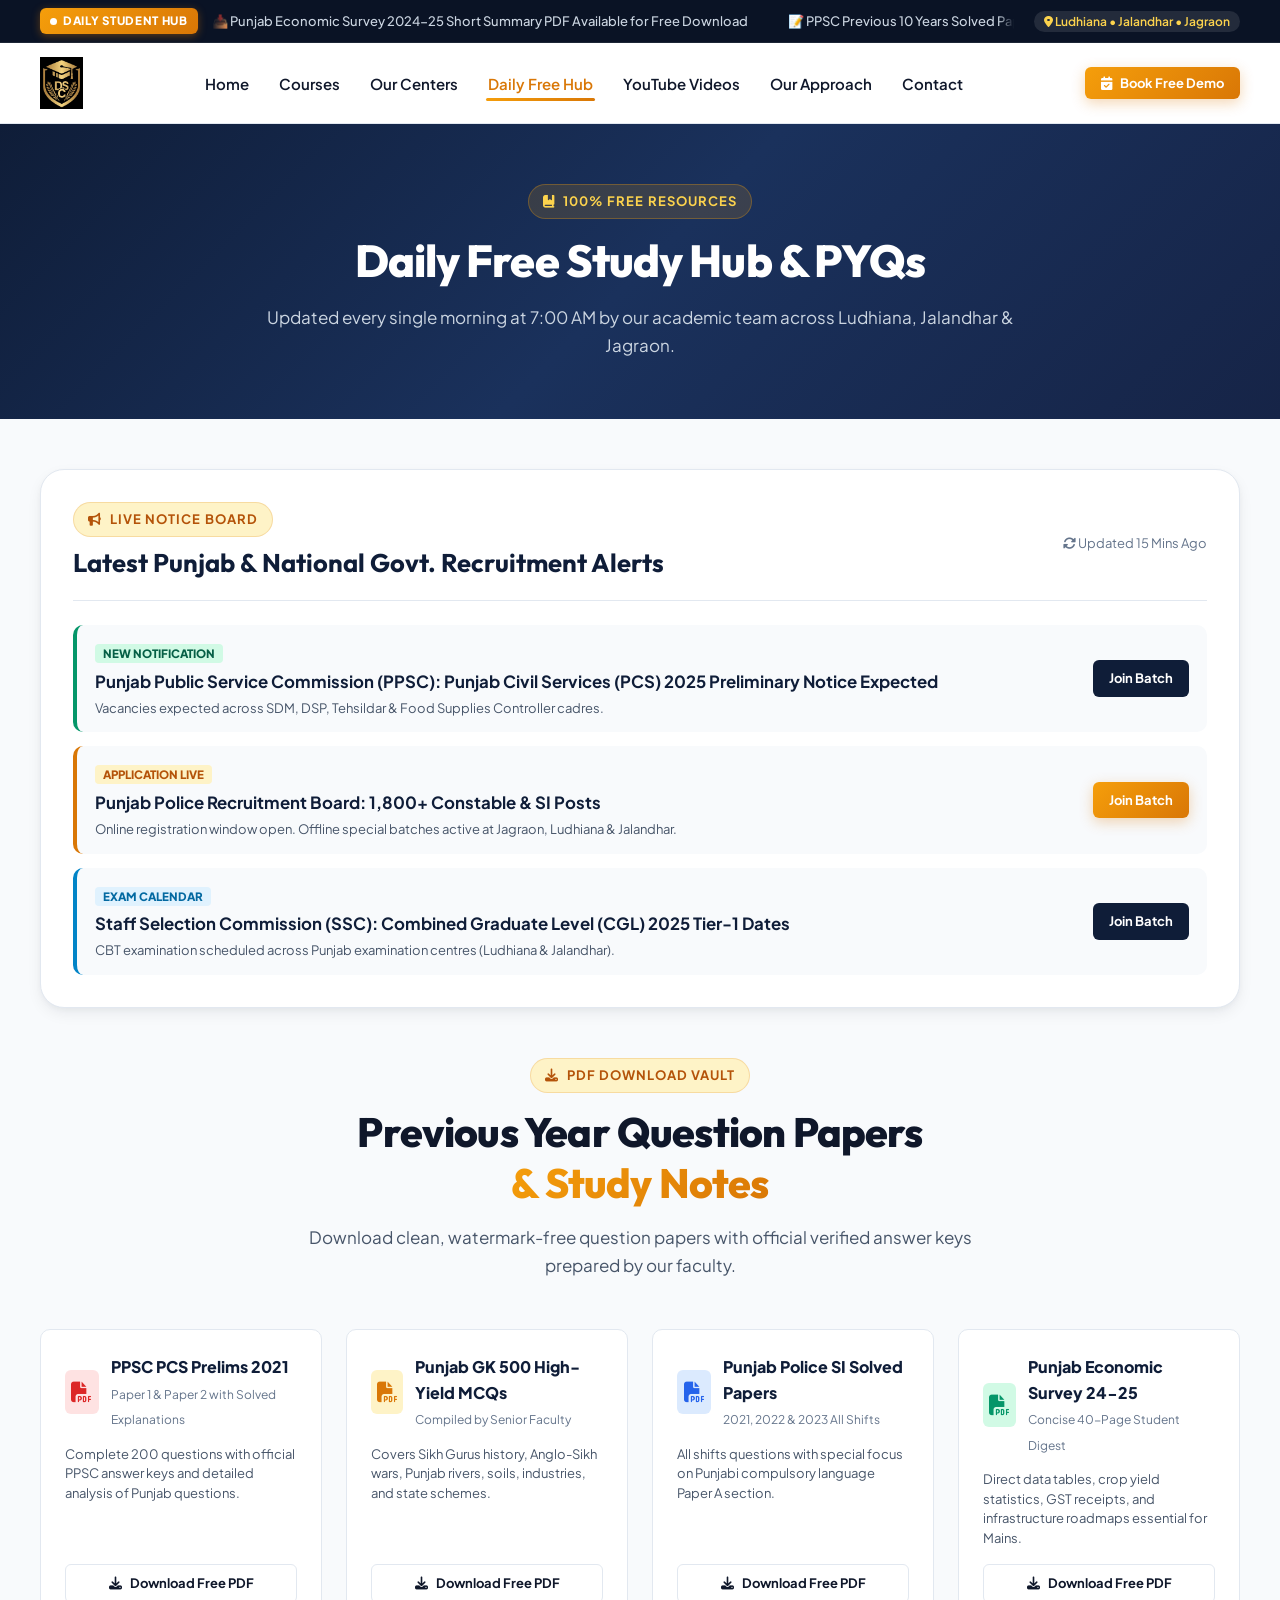
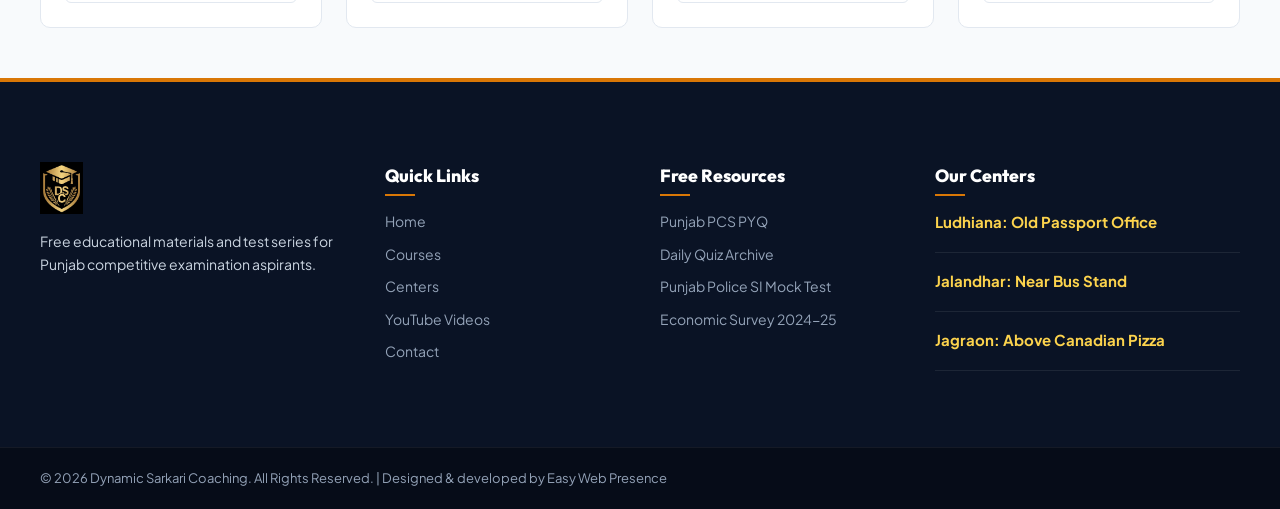
<file: free-materials.html>
<!DOCTYPE html>
<html lang="en">
<head>
  <meta charset="UTF-8">
  <meta name="viewport" content="width=device-width, initial-scale=1.0">
  <title>Daily Free Study Hub & Mock Tests | Dynamic Sarkari Coaching Punjab</title>
  <meta name="description" content="Free daily current affairs capsules, downloadable previous year question papers, Punjab GK notes, and interactive practice quizzes for Punjab Sarkari exams.">
  <link rel="icon" type="image/svg+xml" href="assets/images/logo.svg">
  <link rel="stylesheet" href="css/style.css">
  <link rel="stylesheet" href="https://cdnjs.cloudflare.com/ajax/libs/font-awesome/6.5.1/css/all.min.css">
</head>
<body>

  <!-- Top Announcement Bar -->
  <div class="top-notice-bar">
    <div class="container">
      <div class="top-notice-inner">
        <div class="ticker-container">
          <div class="ticker-badge"><span class="ticker-pulse"></span> Daily Student Hub</div>
          <div class="ticker-viewport">
            <div class="ticker-track">
              <span class="ticker-item">📥 Punjab Economic Survey 2024-25 Short Summary PDF Available for Free Download</span>
              <span class="ticker-item">📝 PPSC Previous 10 Years Solved Papers uploaded with official answer keys</span>
              <!-- Duplicate for smooth loop -->
              <span class="ticker-item">📥 Punjab Economic Survey 2024-25 Short Summary PDF Available for Free Download</span>
              <span class="ticker-item">📝 PPSC Previous 10 Years Solved Papers uploaded with official answer keys</span>
            </div>
          </div>
        </div>
        <div class="top-contacts">
          <span class="branch-pill"><i class="fa-solid fa-location-dot"></i> Ludhiana • Jalandhar • Jagraon</span>
        </div>
      </div>
    </div>
  </div>

  <!-- Header -->
  <header class="site-header">
    <div class="container">
      <nav class="navbar">
        <a href="index.html" class="brand-logo">
          <img src="assets/images/logodsc.png" alt="Dynamic Sarkari Coaching Logo">
        </a>
        <ul class="nav-menu">
          <li><a href="index.html" class="nav-link">Home</a></li>
          <li><a href="courses.html" class="nav-link">Courses</a></li>
          <li><a href="branches.html" class="nav-link">Our Centers</a></li>
          <li><a href="free-materials.html" class="nav-link active">Daily Free Hub</a></li>
          <li><a href="videos.html" class="nav-link">YouTube Videos</a></li>
          <li><a href="index.html#toppers" class="nav-link">Our Approach</a></li>
          <li><a href="contact.html" class="nav-link">Contact</a></li>
        </ul>
        <div class="nav-actions">
          <button class="btn btn-primary btn-sm" data-trigger-demo>
            <i class="fa-solid fa-calendar-check"></i> Book Free Demo
          </button>
          <button class="btn-mobile-toggle" aria-label="Open mobile menu">
            <i class="fa-solid fa-bars"></i>
          </button>
        </div>
      </nav>
    </div>
  </header>

  <!-- Banner -->
  <section class="section section-bg-dark" style="padding: 60px 0; background: var(--grad-primary);">
    <div class="container text-center" style="text-align: center; max-width: 820px;">
      <span class="section-badge dark-mode"><i class="fa-solid fa-book-bookmark"></i> 100% Free Resources</span>
      <h1 class="section-title" style="color: #FFFFFF; font-size: 2.8rem;">Daily Free Study Hub & PYQs</h1>
      <p class="section-subtitle" style="color: #CBD5E1;">
        Updated every single morning at 7:00 AM by our academic team across Ludhiana, Jalandhar & Jagraon.
      </p>
    </div>
  </section>

  <!-- Live Sarkari Notifications Board -->
  <section class="section" style="padding: 50px 0;">
    <div class="container">
      <div style="background: #FFFFFF; border-radius: var(--radius-xl); border: 1px solid var(--color-border); padding: 32px; box-shadow: var(--shadow-md); margin-bottom: 50px;">
        <div style="display: flex; justify-content: space-between; align-items: center; flex-wrap: wrap; gap: 14px; margin-bottom: 24px; padding-bottom: 16px; border-bottom: 1.5px solid var(--color-border);">
          <div>
            <span class="section-badge" style="margin-bottom: 6px;"><i class="fa-solid fa-bullhorn text-danger"></i> Live Notice Board</span>
            <h3 style="font-family: var(--font-heading); font-size: 1.6rem; color: var(--color-primary);">
              Latest Punjab & National Govt. Recruitment Alerts
            </h3>
          </div>
          <span style="font-size: 0.8125rem; color: var(--color-text-muted);"><i class="fa-solid fa-rotate"></i> Updated 15 Mins Ago</span>
        </div>

        <div style="display: flex; flex-direction: column; gap: 14px;">
          <!-- Notification 1 -->
          <div style="display: flex; justify-content: space-between; align-items: center; flex-wrap: wrap; gap: 14px; padding: 14px 18px; background: var(--color-bg-body); border-radius: var(--radius-md); border-left: 4px solid #059669;">
            <div>
              <span style="font-size: 0.72rem; font-weight: 800; background: #D1FAE5; color: #065F46; padding: 2px 8px; border-radius: 4px; text-transform: uppercase;">New Notification</span>
              <h5 style="font-size: 1.05rem; font-weight: 700; color: var(--color-primary); margin-top: 4px;">
                Punjab Public Service Commission (PPSC): Punjab Civil Services (PCS) 2025 Preliminary Notice Expected
              </h5>
              <div style="font-size: 0.8125rem; color: var(--color-text-secondary); margin-top: 2px;">
                Vacancies expected across SDM, DSP, Tehsildar & Food Supplies Controller cadres.
              </div>
            </div>
            <a href="courses.html#punjab-pcs" class="btn btn-navy btn-sm">Join Batch</a>
          </div>

          <!-- Notification 2 -->
          <div style="display: flex; justify-content: space-between; align-items: center; flex-wrap: wrap; gap: 14px; padding: 14px 18px; background: var(--color-bg-body); border-radius: var(--radius-md); border-left: 4px solid #D97706;">
            <div>
              <span style="font-size: 0.72rem; font-weight: 800; background: #FEF3C7; color: #B45309; padding: 2px 8px; border-radius: 4px; text-transform: uppercase;">Application Live</span>
              <h5 style="font-size: 1.05rem; font-weight: 700; color: var(--color-primary); margin-top: 4px;">
                Punjab Police Recruitment Board: 1,800+ Constable & SI Posts
              </h5>
              <div style="font-size: 0.8125rem; color: var(--color-text-secondary); margin-top: 2px;">
                Online registration window open. Offline special batches active at Jagraon, Ludhiana & Jalandhar.
              </div>
            </div>
            <a href="courses.html#punjab-police" class="btn btn-primary btn-sm">Join Batch</a>
          </div>

          <!-- Notification 3 -->
          <div style="display: flex; justify-content: space-between; align-items: center; flex-wrap: wrap; gap: 14px; padding: 14px 18px; background: var(--color-bg-body); border-radius: var(--radius-md); border-left: 4px solid #0284C7;">
            <div>
              <span style="font-size: 0.72rem; font-weight: 800; background: #E0F2FE; color: #0369A1; padding: 2px 8px; border-radius: 4px; text-transform: uppercase;">Exam Calendar</span>
              <h5 style="font-size: 1.05rem; font-weight: 700; color: var(--color-primary); margin-top: 4px;">
                Staff Selection Commission (SSC): Combined Graduate Level (CGL) 2025 Tier-1 Dates
              </h5>
              <div style="font-size: 0.8125rem; color: var(--color-text-secondary); margin-top: 2px;">
                CBT examination scheduled across Punjab examination centres (Ludhiana & Jalandhar).
              </div>
            </div>
            <a href="courses.html#ssc" class="btn btn-navy btn-sm">Join Batch</a>
          </div>
        </div>
      </div>

      <!-- Free PDF Downloads Library -->
      <div class="section-header">
        <span class="section-badge"><i class="fa-solid fa-download"></i> PDF Download Vault</span>
        <h2 class="section-title">Previous Year Question Papers <span class="text-highlight">& Study Notes</span></h2>
        <p class="section-subtitle">
          Download clean, watermark-free question papers with official verified answer keys prepared by our faculty.
        </p>
      </div>

      <div style="display: grid; grid-template-columns: repeat(auto-fit, minmax(280px, 1fr)); gap: 24px;">
        
        <!-- Doc 1 -->
        <div style="background: #FFFFFF; border: 1.5px solid var(--color-border); border-radius: var(--radius-md); padding: 24px; display: flex; flex-direction: column; justify-content: space-between; transition: all var(--transition-fast);">
          <div>
            <div style="display: flex; align-items: center; gap: 12px; margin-bottom: 14px;">
              <div style="width: 44px; height: 44px; border-radius: var(--radius-sm); background: #FEE2E2; color: #DC2626; display: flex; align-items: center; justify-content: center; font-size: 1.3rem;">
                <i class="fa-solid fa-file-pdf"></i>
              </div>
              <div>
                <h5 style="font-size: 1rem; font-weight: 800; color: var(--color-primary);">PPSC PCS Prelims 2021</h5>
                <span style="font-size: 0.75rem; color: var(--color-text-muted);">Paper 1 & Paper 2 with Solved Explanations</span>
              </div>
            </div>
            <p style="font-size: 0.8125rem; color: var(--color-text-secondary); line-height: 1.5; margin-bottom: 16px;">
              Complete 200 questions with official PPSC answer keys and detailed analysis of Punjab questions.
            </p>
          </div>
          <a href="https://wa.me/919876543210?text=Please%20send%20me%20PPSC%20PCS%20Prelims%202021%20Solved%20Paper%20PDF" target="_blank" class="btn btn-outline btn-sm" style="width: 100%;">
            <i class="fa-solid fa-download"></i> Download Free PDF
          </a>
        </div>

        <!-- Doc 2 -->
        <div style="background: #FFFFFF; border: 1.5px solid var(--color-border); border-radius: var(--radius-md); padding: 24px; display: flex; flex-direction: column; justify-content: space-between; transition: all var(--transition-fast);">
          <div>
            <div style="display: flex; align-items: center; gap: 12px; margin-bottom: 14px;">
              <div style="width: 44px; height: 44px; border-radius: var(--radius-sm); background: #FEF3C7; color: #D97706; display: flex; align-items: center; justify-content: center; font-size: 1.3rem;">
                <i class="fa-solid fa-file-pdf"></i>
              </div>
              <div>
                <h5 style="font-size: 1rem; font-weight: 800; color: var(--color-primary);">Punjab GK 500 High-Yield MCQs</h5>
                <span style="font-size: 0.75rem; color: var(--color-text-muted);">Compiled by Senior Faculty</span>
              </div>
            </div>
            <p style="font-size: 0.8125rem; color: var(--color-text-secondary); line-height: 1.5; margin-bottom: 16px;">
              Covers Sikh Gurus history, Anglo-Sikh wars, Punjab rivers, soils, industries, and state schemes.
            </p>
          </div>
          <a href="https://wa.me/919876543210?text=Please%20send%20me%20Punjab%20GK%20500%20MCQs%20PDF" target="_blank" class="btn btn-outline btn-sm" style="width: 100%;">
            <i class="fa-solid fa-download"></i> Download Free PDF
          </a>
        </div>

        <!-- Doc 3 -->
        <div style="background: #FFFFFF; border: 1.5px solid var(--color-border); border-radius: var(--radius-md); padding: 24px; display: flex; flex-direction: column; justify-content: space-between; transition: all var(--transition-fast);">
          <div>
            <div style="display: flex; align-items: center; gap: 12px; margin-bottom: 14px;">
              <div style="width: 44px; height: 44px; border-radius: var(--radius-sm); background: #DBEAFE; color: #2563EB; display: flex; align-items: center; justify-content: center; font-size: 1.3rem;">
                <i class="fa-solid fa-file-pdf"></i>
              </div>
              <div>
                <h5 style="font-size: 1rem; font-weight: 800; color: var(--color-primary);">Punjab Police SI Solved Papers</h5>
                <span style="font-size: 0.75rem; color: var(--color-text-muted);">2021, 2022 & 2023 All Shifts</span>
              </div>
            </div>
            <p style="font-size: 0.8125rem; color: var(--color-text-secondary); line-height: 1.5; margin-bottom: 16px;">
              All shifts questions with special focus on Punjabi compulsory language Paper A section.
            </p>
          </div>
          <a href="https://wa.me/919876543210?text=Please%20send%20me%20Punjab%20Police%20SI%20Solved%20Papers%20PDF" target="_blank" class="btn btn-outline btn-sm" style="width: 100%;">
            <i class="fa-solid fa-download"></i> Download Free PDF
          </a>
        </div>

        <!-- Doc 4 -->
        <div style="background: #FFFFFF; border: 1.5px solid var(--color-border); border-radius: var(--radius-md); padding: 24px; display: flex; flex-direction: column; justify-content: space-between; transition: all var(--transition-fast);">
          <div>
            <div style="display: flex; align-items: center; gap: 12px; margin-bottom: 14px;">
              <div style="width: 44px; height: 44px; border-radius: var(--radius-sm); background: #D1FAE5; color: #059669; display: flex; align-items: center; justify-content: center; font-size: 1.3rem;">
                <i class="fa-solid fa-file-pdf"></i>
              </div>
              <div>
                <h5 style="font-size: 1rem; font-weight: 800; color: var(--color-primary);">Punjab Economic Survey 24-25</h5>
                <span style="font-size: 0.75rem; color: var(--color-text-muted);">Concise 40-Page Student Digest</span>
              </div>
            </div>
            <p style="font-size: 0.8125rem; color: var(--color-text-secondary); line-height: 1.5; margin-bottom: 16px;">
              Direct data tables, crop yield statistics, GST receipts, and infrastructure roadmaps essential for Mains.
            </p>
          </div>
          <a href="https://wa.me/919876543210?text=Please%20send%20me%20Punjab%20Economic%20Survey%20Digest%20PDF" target="_blank" class="btn btn-outline btn-sm" style="width: 100%;">
            <i class="fa-solid fa-download"></i> Download Free PDF
          </a>
        </div>

      </div>
    </div>
  </section>

  <!-- Footer -->
  <footer class="site-footer">
    <div class="container">
      <div class="footer-grid">
        <div class="footer-brand-col">
          <a href="index.html">
            <img src="assets/images/logodsc.png" alt="Dynamic Sarkari Coaching Logo" class="footer-logo">
          </a>
          <p class="footer-desc">
            Free educational materials and test series for Punjab competitive examination aspirants.
          </p>
        </div>
        <div>
          <h4 class="footer-heading">Quick Links</h4>
          <ul class="footer-links-list">
            <li><a href="index.html" class="footer-link">Home</a></li>
            <li><a href="courses.html" class="footer-link">Courses</a></li>
            <li><a href="branches.html" class="footer-link">Centers</a></li>
            <li><a href="videos.html" class="footer-link">YouTube Videos</a></li>
            <li><a href="contact.html" class="footer-link">Contact</a></li>
          </ul>
        </div>
        <div>
          <h4 class="footer-heading">Free Resources</h4>
          <ul class="footer-links-list">
            <li><a href="#" class="footer-link">Punjab PCS PYQ</a></li>
            <li><a href="#" class="footer-link">Daily Quiz Archive</a></li>
            <li><a href="#" class="footer-link">Punjab Police SI Mock Test</a></li>
            <li><a href="#" class="footer-link">Economic Survey 2024-25</a></li>
          </ul>
        </div>
        <div>
          <h4 class="footer-heading">Our Centers</h4>
          <div class="footer-branch-item">
            <div class="footer-branch-name">Ludhiana: Old Passport Office</div>
          </div>
          <div class="footer-branch-item">
            <div class="footer-branch-name">Jalandhar: Near Bus Stand</div>
          </div>
          <div class="footer-branch-item">
            <div class="footer-branch-name">Jagraon: Above Canadian Pizza</div>
          </div>
        </div>
      </div>
    </div>
    <div class="footer-bottom-bar">
      <div class="container text-center">
        <div>© 2026 Dynamic Sarkari Coaching. All Rights Reserved. | <a href="https://easywebpresence.co.in/" target="_blank" rel="noopener noreferrer" style="color: #94A3B8;">Designed &amp; developed by Easy Web Presence</a></div>
      </div>
    </div>
  </footer>

  <script src="js/main.js"></script>
</body>
</html>
</file>
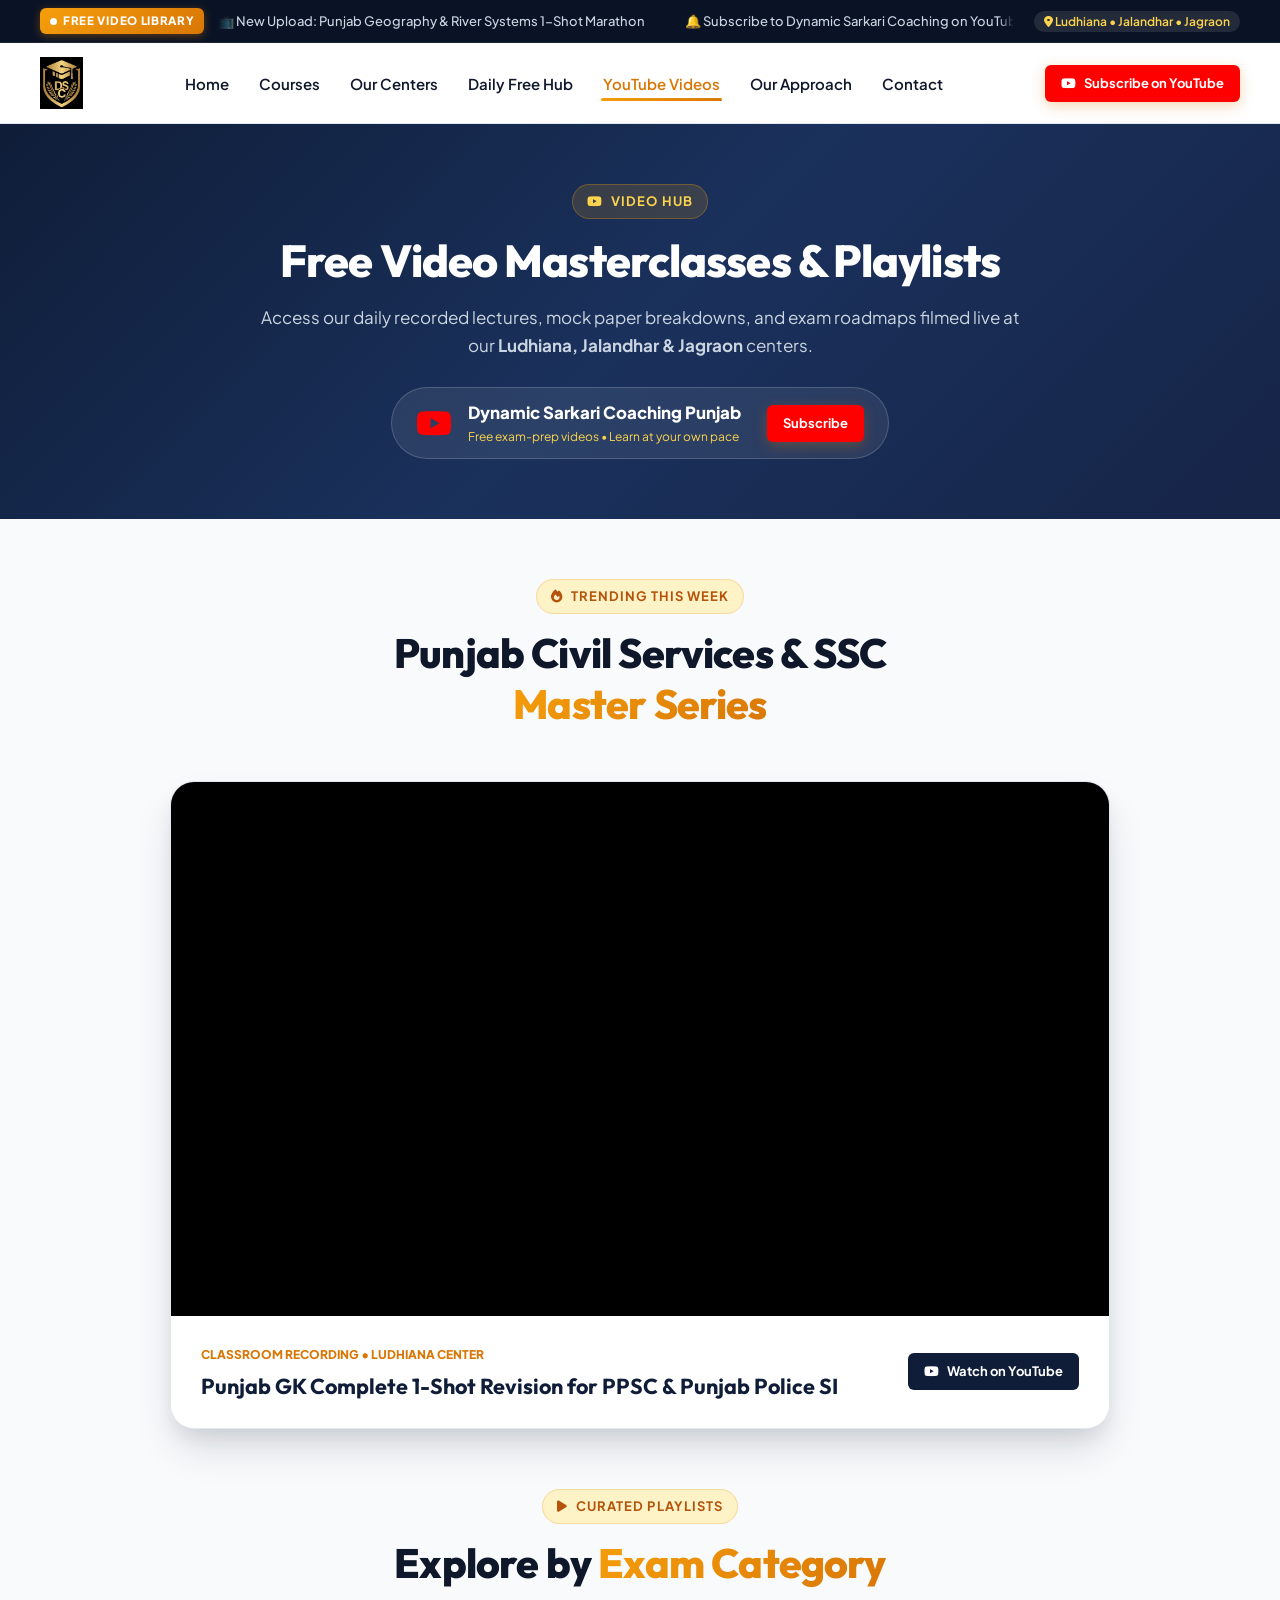
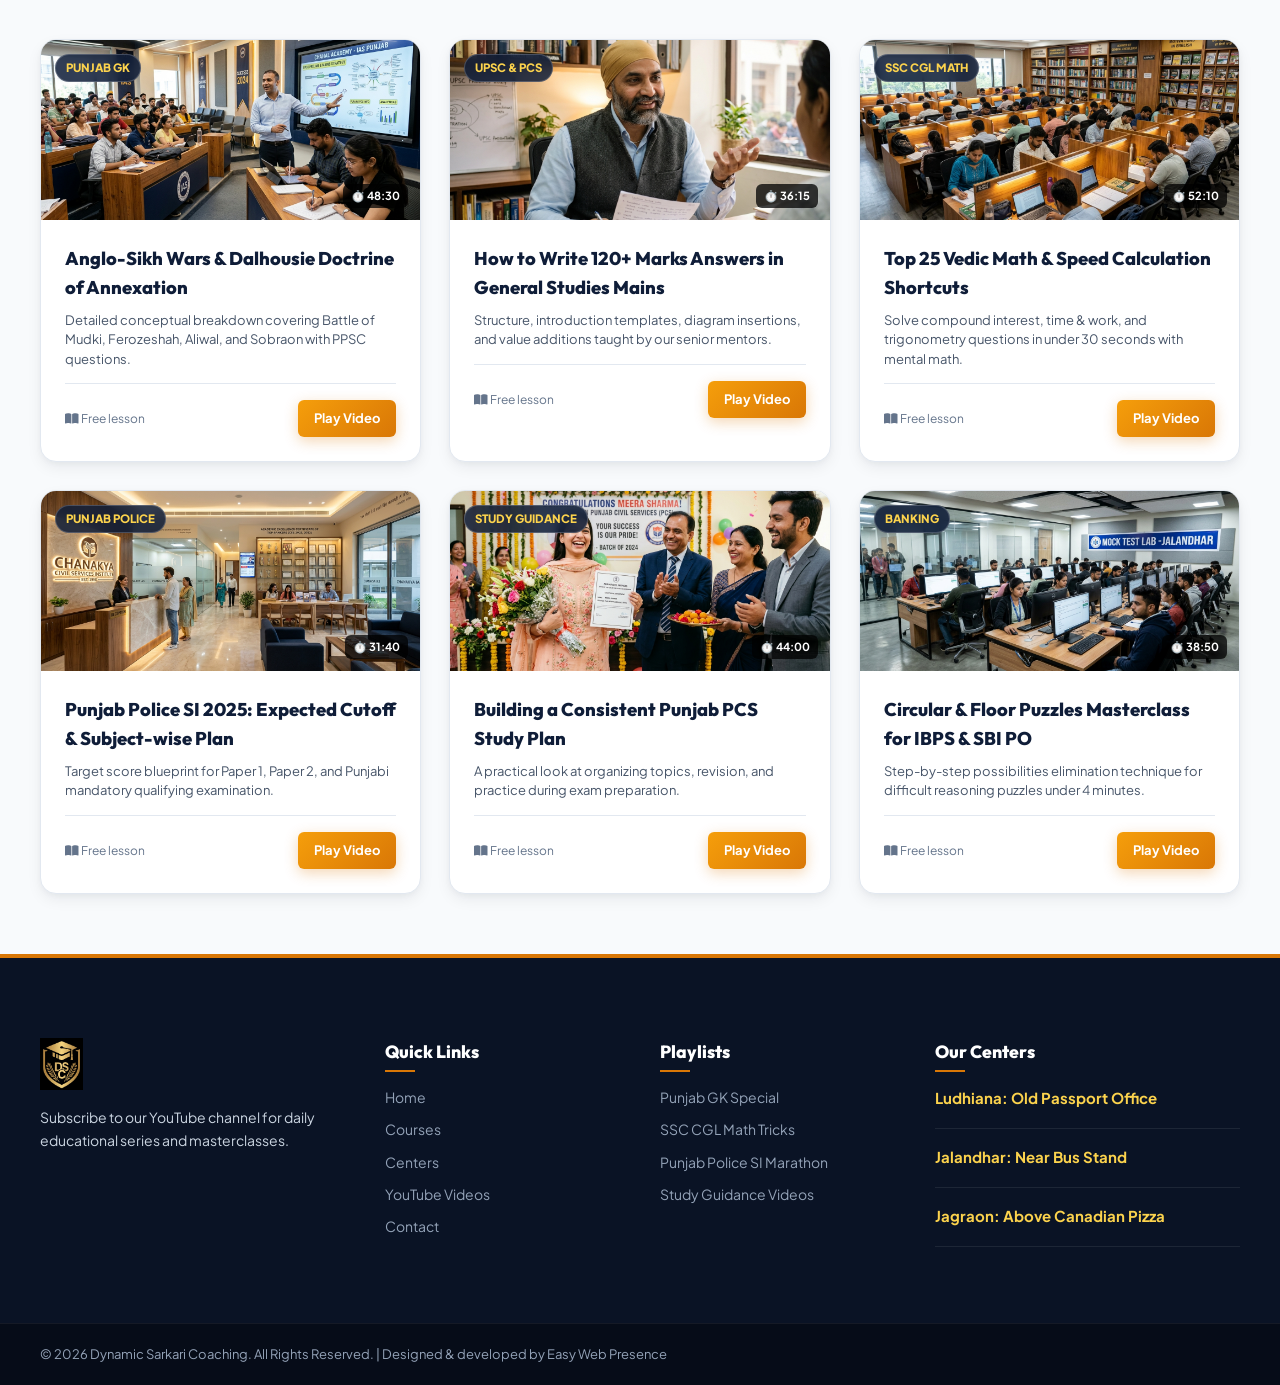
<file: videos.html>
<!DOCTYPE html>
<html lang="en">
<head>
  <meta charset="UTF-8">
  <meta name="viewport" content="width=device-width, initial-scale=1.0">
  <title>YouTube Video Masterclasses | Dynamic Sarkari Coaching Punjab</title>
  <meta name="description" content="Watch free video lectures, Punjab GK masterclasses, SSC math shortcuts, and UPSC strategy from Dynamic Sarkari Coaching YouTube Channel.">
  <link rel="icon" type="image/svg+xml" href="assets/images/logo.svg">
  <link rel="stylesheet" href="css/style.css">
  <link rel="stylesheet" href="https://cdnjs.cloudflare.com/ajax/libs/font-awesome/6.5.1/css/all.min.css">
</head>
<body>

  <!-- Top Announcement Bar -->
  <div class="top-notice-bar">
    <div class="container">
      <div class="top-notice-inner">
        <div class="ticker-container">
          <div class="ticker-badge"><span class="ticker-pulse"></span> Free Video Library</div>
          <div class="ticker-viewport">
            <div class="ticker-track">
              <span class="ticker-item">📺 New Upload: Punjab Geography & River Systems 1-Shot Marathon</span>
              <span class="ticker-item">🔔 Subscribe to Dynamic Sarkari Coaching on YouTube for daily live classes</span>
              <!-- Duplicate for smooth loop -->
              <span class="ticker-item">📺 New Upload: Punjab Geography & River Systems 1-Shot Marathon</span>
              <span class="ticker-item">🔔 Subscribe to Dynamic Sarkari Coaching on YouTube for daily live classes</span>
            </div>
          </div>
        </div>
        <div class="top-contacts">
          <span class="branch-pill"><i class="fa-solid fa-location-dot"></i> Ludhiana • Jalandhar • Jagraon</span>
        </div>
      </div>
    </div>
  </div>

  <!-- Header -->
  <header class="site-header">
    <div class="container">
      <nav class="navbar">
        <a href="index.html" class="brand-logo">
          <img src="assets/images/logodsc.png" alt="Dynamic Sarkari Coaching Logo">
        </a>
        <ul class="nav-menu">
          <li><a href="index.html" class="nav-link">Home</a></li>
          <li><a href="courses.html" class="nav-link">Courses</a></li>
          <li><a href="branches.html" class="nav-link">Our Centers</a></li>
          <li><a href="free-materials.html" class="nav-link">Daily Free Hub</a></li>
          <li><a href="videos.html" class="nav-link active">YouTube Videos</a></li>
          <li><a href="index.html#toppers" class="nav-link">Our Approach</a></li>
          <li><a href="contact.html" class="nav-link">Contact</a></li>
        </ul>
        <div class="nav-actions">
          <a href="https://www.youtube.com" target="_blank" rel="noopener noreferrer" class="btn btn-primary btn-sm" style="background: #FF0000; border-color: #FF0000;">
            <i class="fa-brands fa-youtube"></i> Subscribe on YouTube
          </a>
          <button class="btn-mobile-toggle" aria-label="Open mobile menu">
            <i class="fa-solid fa-bars"></i>
          </button>
        </div>
      </nav>
    </div>
  </header>

  <!-- Banner -->
  <section class="section section-bg-dark" style="padding: 60px 0; background: var(--grad-primary);">
    <div class="container text-center" style="text-align: center; max-width: 820px;">
      <span class="section-badge dark-mode"><i class="fa-brands fa-youtube text-danger"></i> Video Hub</span>
      <h1 class="section-title" style="color: #FFFFFF; font-size: 2.8rem;">Free Video Masterclasses & Playlists</h1>
      <p class="section-subtitle" style="color: #CBD5E1;">
        Access our daily recorded lectures, mock paper breakdowns, and exam roadmaps filmed live at our <strong>Ludhiana, Jalandhar & Jagraon</strong> centers.
      </p>
      
      <!-- YouTube Channel Subscribe Box -->
      <div style="margin-top: 28px; display: inline-flex; align-items: center; gap: 16px; background: rgba(255,255,255,0.08); padding: 12px 24px; border-radius: var(--radius-full); border: 1px solid rgba(255,255,255,0.18);">
        <i class="fa-brands fa-youtube" style="font-size: 2rem; color: #FF0000;"></i>
        <div style="text-align: left;">
          <div style="font-weight: 800; color: #FFFFFF; font-size: 1.05rem;">Dynamic Sarkari Coaching Punjab</div>
          <div style="font-size: 0.75rem; color: #FCD34D;">Free exam-prep videos • Learn at your own pace</div>
        </div>
        <a href="https://www.youtube.com" target="_blank" rel="noopener noreferrer" class="btn btn-primary btn-sm" style="background: #FF0000; border-color: #FF0000; margin-left: 10px;">
          Subscribe
        </a>
      </div>
    </div>
  </section>

  <!-- Featured Video Section -->
  <section class="section" style="padding: 60px 0;">
    <div class="container">
      <div class="section-header">
        <span class="section-badge"><i class="fa-solid fa-fire text-danger"></i> Trending This Week</span>
        <h2 class="section-title">Punjab Civil Services & SSC <span class="text-highlight">Master Series</span></h2>
      </div>

      <!-- Main Video Spotlight Player -->
      <div style="max-width: 940px; margin: 0 auto 60px auto; background: #FFFFFF; border-radius: var(--radius-xl); overflow: hidden; border: 1px solid var(--color-border); box-shadow: var(--shadow-xl);">
        <div style="position: relative; aspect-ratio: 16/9; background: #000000;">
          <iframe 
            src="https://www.youtube-nocookie.com/embed/W6NZfCO5SIk" 
            title="Featured Masterclass Video" 
            style="width: 100%; height: 100%; border: none;"
            allow="accelerometer; autoplay; clipboard-write; encrypted-media; gyroscope; picture-in-picture" 
            allowfullscreen>
          </iframe>
        </div>
        <div style="padding: 24px 30px; display: flex; justify-content: space-between; align-items: center; flex-wrap: wrap; gap: 16px;">
          <div>
            <span style="font-size: 0.75rem; font-weight: 800; color: var(--color-accent); text-transform: uppercase;">Classroom Recording • Ludhiana Center</span>
            <h3 style="font-family: var(--font-heading); font-size: 1.35rem; color: var(--color-primary); margin-top: 4px;">
              Punjab GK Complete 1-Shot Revision for PPSC & Punjab Police SI
            </h3>
          </div>
          <a href="https://www.youtube.com" target="_blank" class="btn btn-navy btn-sm">
            <i class="fa-brands fa-youtube"></i> Watch on YouTube
          </a>
        </div>
      </div>

      <!-- Video Grid by Category -->
      <div class="section-header">
        <span class="section-badge"><i class="fa-solid fa-play"></i> Curated Playlists</span>
        <h2 class="section-title">Explore by <span class="text-highlight">Exam Category</span></h2>
      </div>

      <div style="display: grid; grid-template-columns: repeat(auto-fit, minmax(280px, 1fr)); gap: 28px;">
        
        <!-- Video Card 1 -->
        <div class="course-card">
          <div class="course-thumb-box" style="height: 180px;">
            <img src="assets/images/hero-coaching.jpg" alt="Punjab History Lecture">
            <span class="course-category-tag">Punjab GK</span>
            <span class="course-mode-badge" style="background: rgba(0,0,0,0.75);">⏱️ 48:30</span>
          </div>
          <div class="course-body">
            <h4 style="font-family: var(--font-heading); font-size: 1.15rem; font-weight: 800; color: var(--color-primary); margin-bottom: 8px;">
              Anglo-Sikh Wars & Dalhousie Doctrine of Annexation
            </h4>
            <p style="font-size: 0.8125rem; color: var(--color-text-secondary); line-height: 1.5; margin-bottom: 14px;">
              Detailed conceptual breakdown covering Battle of Mudki, Ferozeshah, Aliwal, and Sobraon with PPSC questions.
            </p>
            <div class="course-footer">
              <span style="font-size: 0.75rem; color: var(--color-text-muted);"><i class="fa-solid fa-book-open"></i> Free lesson</span>
              <a href="https://www.youtube.com" target="_blank" class="btn btn-primary btn-sm">Play Video</a>
            </div>
          </div>
        </div>

        <!-- Video Card 2 -->
        <div class="course-card">
          <div class="course-thumb-box" style="height: 180px;">
            <img src="assets/images/faculty-mentor.jpg" alt="UPSC Strategy Session">
            <span class="course-category-tag">UPSC & PCS</span>
            <span class="course-mode-badge" style="background: rgba(0,0,0,0.75);">⏱️ 36:15</span>
          </div>
          <div class="course-body">
            <h4 style="font-family: var(--font-heading); font-size: 1.15rem; font-weight: 800; color: var(--color-primary); margin-bottom: 8px;">
              How to Write 120+ Marks Answers in General Studies Mains
            </h4>
            <p style="font-size: 0.8125rem; color: var(--color-text-secondary); line-height: 1.5; margin-bottom: 14px;">
              Structure, introduction templates, diagram insertions, and value additions taught by our senior mentors.
            </p>
            <div class="course-footer">
              <span style="font-size: 0.75rem; color: var(--color-text-muted);"><i class="fa-solid fa-book-open"></i> Free lesson</span>
              <a href="https://www.youtube.com" target="_blank" class="btn btn-primary btn-sm">Play Video</a>
            </div>
          </div>
        </div>

        <!-- Video Card 3 -->
        <div class="course-card">
          <div class="course-thumb-box" style="height: 180px;">
            <img src="assets/images/library-study.jpg" alt="SSC Math Shortcuts">
            <span class="course-category-tag">SSC CGL Math</span>
            <span class="course-mode-badge" style="background: rgba(0,0,0,0.75);">⏱️ 52:10</span>
          </div>
          <div class="course-body">
            <h4 style="font-family: var(--font-heading); font-size: 1.15rem; font-weight: 800; color: var(--color-primary); margin-bottom: 8px;">
              Top 25 Vedic Math & Speed Calculation Shortcuts
            </h4>
            <p style="font-size: 0.8125rem; color: var(--color-text-secondary); line-height: 1.5; margin-bottom: 14px;">
              Solve compound interest, time & work, and trigonometry questions in under 30 seconds with mental math.
            </p>
            <div class="course-footer">
              <span style="font-size: 0.75rem; color: var(--color-text-muted);"><i class="fa-solid fa-book-open"></i> Free lesson</span>
              <a href="https://www.youtube.com" target="_blank" class="btn btn-primary btn-sm">Play Video</a>
            </div>
          </div>
        </div>

        <!-- Video Card 4 -->
        <div class="course-card">
          <div class="course-thumb-box" style="height: 180px;">
            <img src="assets/images/campus-reception.jpg" alt="Punjab Police SI Strategy">
            <span class="course-category-tag">Punjab Police</span>
            <span class="course-mode-badge" style="background: rgba(0,0,0,0.75);">⏱️ 31:40</span>
          </div>
          <div class="course-body">
            <h4 style="font-family: var(--font-heading); font-size: 1.15rem; font-weight: 800; color: var(--color-primary); margin-bottom: 8px;">
              Punjab Police SI 2025: Expected Cutoff & Subject-wise Plan
            </h4>
            <p style="font-size: 0.8125rem; color: var(--color-text-secondary); line-height: 1.5; margin-bottom: 14px;">
              Target score blueprint for Paper 1, Paper 2, and Punjabi mandatory qualifying examination.
            </p>
            <div class="course-footer">
              <span style="font-size: 0.75rem; color: var(--color-text-muted);"><i class="fa-solid fa-book-open"></i> Free lesson</span>
              <a href="https://www.youtube.com" target="_blank" class="btn btn-primary btn-sm">Play Video</a>
            </div>
          </div>
        </div>

        <!-- Video Card 5 -->
        <div class="course-card">
          <div class="course-thumb-box" style="height: 180px;">
            <img src="assets/images/topper-success.jpg" alt="Exam preparation video">
            <span class="course-category-tag">Study Guidance</span>
            <span class="course-mode-badge" style="background: rgba(0,0,0,0.75);">⏱️ 44:00</span>
          </div>
          <div class="course-body">
            <h4 style="font-family: var(--font-heading); font-size: 1.15rem; font-weight: 800; color: var(--color-primary); margin-bottom: 8px;">
              Building a Consistent Punjab PCS Study Plan
            </h4>
            <p style="font-size: 0.8125rem; color: var(--color-text-secondary); line-height: 1.5; margin-bottom: 14px;">
              A practical look at organizing topics, revision, and practice during exam preparation.
            </p>
            <div class="course-footer">
              <span style="font-size: 0.75rem; color: var(--color-text-muted);"><i class="fa-solid fa-book-open"></i> Free lesson</span>
              <a href="https://www.youtube.com" target="_blank" class="btn btn-primary btn-sm">Play Video</a>
            </div>
          </div>
        </div>

        <!-- Video Card 6 -->
        <div class="course-card">
          <div class="course-thumb-box" style="height: 180px;">
            <img src="assets/images/branch-jalandhar.jpg" alt="Banking Reasoning Puzzles">
            <span class="course-category-tag">Banking</span>
            <span class="course-mode-badge" style="background: rgba(0,0,0,0.75);">⏱️ 38:50</span>
          </div>
          <div class="course-body">
            <h4 style="font-family: var(--font-heading); font-size: 1.15rem; font-weight: 800; color: var(--color-primary); margin-bottom: 8px;">
              Circular & Floor Puzzles Masterclass for IBPS & SBI PO
            </h4>
            <p style="font-size: 0.8125rem; color: var(--color-text-secondary); line-height: 1.5; margin-bottom: 14px;">
              Step-by-step possibilities elimination technique for difficult reasoning puzzles under 4 minutes.
            </p>
            <div class="course-footer">
              <span style="font-size: 0.75rem; color: var(--color-text-muted);"><i class="fa-solid fa-book-open"></i> Free lesson</span>
              <a href="https://www.youtube.com" target="_blank" class="btn btn-primary btn-sm">Play Video</a>
            </div>
          </div>
        </div>

      </div>
    </div>
  </section>

  <!-- Footer -->
  <footer class="site-footer">
    <div class="container">
      <div class="footer-grid">
        <div class="footer-brand-col">
          <a href="index.html">
            <img src="assets/images/logodsc.png" alt="Dynamic Sarkari Coaching Logo" class="footer-logo">
          </a>
          <p class="footer-desc">
            Subscribe to our YouTube channel for daily educational series and masterclasses.
          </p>
        </div>
        <div>
          <h4 class="footer-heading">Quick Links</h4>
          <ul class="footer-links-list">
            <li><a href="index.html" class="footer-link">Home</a></li>
            <li><a href="courses.html" class="footer-link">Courses</a></li>
            <li><a href="branches.html" class="footer-link">Centers</a></li>
            <li><a href="videos.html" class="footer-link">YouTube Videos</a></li>
            <li><a href="contact.html" class="footer-link">Contact</a></li>
          </ul>
        </div>
        <div>
          <h4 class="footer-heading">Playlists</h4>
          <ul class="footer-links-list">
            <li><a href="#" class="footer-link">Punjab GK Special</a></li>
            <li><a href="#" class="footer-link">SSC CGL Math Tricks</a></li>
            <li><a href="#" class="footer-link">Punjab Police SI Marathon</a></li>
            <li><a href="#" class="footer-link">Study Guidance Videos</a></li>
          </ul>
        </div>
        <div>
          <h4 class="footer-heading">Our Centers</h4>
          <div class="footer-branch-item">
            <div class="footer-branch-name">Ludhiana: Old Passport Office</div>
          </div>
          <div class="footer-branch-item">
            <div class="footer-branch-name">Jalandhar: Near Bus Stand</div>
          </div>
          <div class="footer-branch-item">
            <div class="footer-branch-name">Jagraon: Above Canadian Pizza</div>
          </div>
        </div>
      </div>
    </div>
    <div class="footer-bottom-bar">
      <div class="container text-center">
        <div>© 2026 Dynamic Sarkari Coaching. All Rights Reserved. | <a href="https://easywebpresence.co.in/" target="_blank" rel="noopener noreferrer" style="color: #94A3B8;">Designed &amp; developed by Easy Web Presence</a></div>
      </div>
    </div>
  </footer>

  <script src="js/main.js"></script>
</body>
</html>
</file>
<file: css/style.css>
/* ==========================================================================
   DYNAMIC SARKARI COACHING - MASTER STYLESHEET
   Branches: Ludhiana | Jalandhar | Jagraon
   Sober & Attractive Modern EdTech Theme
   ========================================================================== */

@import url('https://fonts.googleapis.com/css2?family=Plus+Jakarta+Sans:wght@300;400;500;600;700;800&family=Outfit:wght@400;500;600;700;800&display=swap');

:root {
  /* Brand Palette: Sober Navy, Warm Saffron/Gold, Elegant Slate */
  --color-primary: #0F1D38;
  --color-primary-dark: #0A1325;
  --color-primary-light: #1A315C;
  --color-primary-subtle: #EEF2F9;
  
  --color-accent: #D97706;
  --color-accent-light: #F59E0B;
  --color-accent-hover: #B45309;
  --color-accent-subtle: #FEF3C7;
  
  --color-success: #059669;
  --color-success-subtle: #D1FAE5;
  --color-danger: #DC2626;
  --color-info: #0284C7;
  
  --color-text-primary: #0F172A;
  --color-text-secondary: #475569;
  --color-text-muted: #64748B;
  --color-text-inverse: #FFFFFF;
  
  --color-bg-body: #F8FAFC;
  --color-bg-card: #FFFFFF;
  --color-bg-muted: #F1F5F9;
  --color-border: #E2E8F0;
  --color-border-focus: #F59E0B;

  /* Gradients */
  --grad-primary: linear-gradient(135deg, #0F1D38 0%, #1A315C 50%, #162447 100%);
  --grad-hero: linear-gradient(135deg, rgba(15, 29, 56, 0.94) 0%, rgba(26, 49, 92, 0.88) 100%);
  --grad-accent: linear-gradient(135deg, #F59E0B 0%, #D97706 100%);
  --grad-gold-subtle: linear-gradient(135deg, #FFFBEB 0%, #FEF3C7 100%);
  --grad-card: linear-gradient(180deg, #FFFFFF 0%, #F8FAFC 100%);

  /* Typography */
  --font-heading: 'Outfit', sans-serif;
  --font-body: 'Plus Jakarta Sans', -apple-system, BlinkMacSystemFont, 'Segoe UI', Roboto, sans-serif;

  /* Shadows */
  --shadow-xs: 0 1px 2px rgba(15, 23, 42, 0.05);
  --shadow-sm: 0 2px 4px rgba(15, 23, 42, 0.06), 0 1px 2px rgba(15, 23, 42, 0.04);
  --shadow-md: 0 6px 16px -2px rgba(15, 23, 42, 0.08), 0 2px 6px -1px rgba(15, 23, 42, 0.04);
  --shadow-lg: 0 14px 28px -4px rgba(15, 23, 42, 0.1), 0 6px 12px -2px rgba(15, 23, 42, 0.06);
  --shadow-xl: 0 22px 40px -6px rgba(15, 23, 42, 0.15), 0 10px 18px -4px rgba(15, 23, 42, 0.08);
  --shadow-glow: 0 0 25px rgba(245, 158, 11, 0.35);

  /* Transitions & Border Radius */
  --radius-sm: 6px;
  --radius-md: 10px;
  --radius-lg: 16px;
  --radius-xl: 24px;
  --radius-full: 9999px;
  
  --transition-fast: 0.18s cubic-bezier(0.16, 1, 0.3, 1);
  --transition-normal: 0.28s cubic-bezier(0.16, 1, 0.3, 1);
  --transition-slow: 0.45s cubic-bezier(0.16, 1, 0.3, 1);
  
  --container-max: 1240px;
}

/* Base Reset & Box Sizing */
*, *::before, *::after {
  box-sizing: border-box;
  margin: 0;
  padding: 0;
}

html {
  scroll-behavior: smooth;
  font-size: 16px;
  -webkit-text-size-adjust: 100%;
}

body {
  font-family: var(--font-body);
  color: var(--color-text-primary);
  background-color: var(--color-bg-body);
  line-height: 1.6;
  -webkit-font-smoothing: antialiased;
  -moz-osx-font-smoothing: grayscale;
  overflow-x: hidden;
}

img, svg {
  display: block;
  max-width: 100%;
}

a {
  color: inherit;
  text-decoration: none;
  transition: color var(--transition-fast);
}

button, input, select, textarea {
  font-family: inherit;
  font-size: inherit;
  outline: none;
}

button {
  cursor: pointer;
  border: none;
  background: none;
}

ul, ol {
  list-style: none;
}

/* Layout Utilities */
.container {
  width: 100%;
  max-width: var(--container-max);
  margin-left: auto;
  margin-right: auto;
  padding-left: 20px;
  padding-right: 20px;
}

.section {
  padding: 80px 0;
  position: relative;
}

.section-sm {
  padding: 50px 0;
}

.section-bg-muted {
  background-color: var(--color-bg-muted);
}

.section-bg-dark {
  background: var(--grad-primary);
  color: var(--color-text-inverse);
}

/* Section Header Typography */
.section-header {
  text-align: center;
  max-width: 720px;
  margin: 0 auto 50px auto;
}

.section-badge {
  display: inline-flex;
  align-items: center;
  gap: 8px;
  background: var(--color-accent-subtle);
  color: var(--color-accent-hover);
  font-weight: 700;
  font-size: 0.8125rem;
  letter-spacing: 0.08em;
  text-transform: uppercase;
  padding: 6px 14px;
  border-radius: var(--radius-full);
  margin-bottom: 14px;
  border: 1px solid rgba(217, 119, 6, 0.2);
}

.section-badge.dark-mode {
  background: rgba(245, 158, 11, 0.15);
  color: #FCD34D;
  border-color: rgba(245, 158, 11, 0.3);
}

.section-title {
  font-family: var(--font-heading);
  font-size: clamp(1.85rem, 3.2vw, 2.65rem);
  font-weight: 800;
  line-height: 1.25;
  color: var(--color-text-primary);
  letter-spacing: -0.02em;
  margin-bottom: 14px;
}

.section-bg-dark .section-title {
  color: var(--color-text-inverse);
}

.section-title span.text-highlight {
  background: var(--grad-accent);
  -webkit-background-clip: text;
  -webkit-text-fill-color: transparent;
  display: inline-block;
}

.section-subtitle {
  font-size: 1.0625rem;
  color: var(--color-text-secondary);
  line-height: 1.65;
}

.section-bg-dark .section-subtitle {
  color: #CBD5E1;
}

/* ==========================================================================
   TOP ALERT / TICKER BAR
   ========================================================================== */
.top-notice-bar {
  background: var(--color-primary-dark);
  color: #E2E8F0;
  font-size: 0.8125rem;
  padding: 8px 0;
  border-bottom: 1px solid rgba(255, 255, 255, 0.08);
  position: relative;
  z-index: 1001;
}

.top-notice-inner {
  display: flex;
  align-items: center;
  justify-content: space-between;
  gap: 20px;
}

.ticker-wrap,
.ticker-container {
  display: flex;
  align-items: center;
  gap: 14px;
  flex: 1;
  min-width: 0; /* CRITICAL: Prevents flex child from overflowing parent flexbox */
  position: relative;
}

.ticker-label,
.ticker-badge {
  background: var(--grad-accent);
  color: #FFFFFF;
  font-weight: 800;
  font-size: 0.72rem;
  padding: 4px 10px;
  border-radius: var(--radius-sm);
  text-transform: uppercase;
  letter-spacing: 0.06em;
  display: inline-flex;
  align-items: center;
  gap: 6px;
  white-space: nowrap;
  flex-shrink: 0; /* CRITICAL: Badge will never shrink or get compressed */
  position: relative;
  z-index: 10; /* Sits cleanly above the scrolling track */
  box-shadow: 0 2px 8px rgba(217, 119, 6, 0.4);
}

.ticker-pulse {
  width: 7px;
  height: 7px;
  background: #FFFFFF;
  border-radius: 50%;
  animation: pulse 1.6s infinite ease-in-out;
}

@keyframes pulse {
  0%, 100% { opacity: 1; transform: scale(1); }
  50% { opacity: 0.4; transform: scale(0.8); }
}

/* Dedicated viewport: This strictly clips the scrolling text */
.ticker-viewport {
  flex: 1;
  min-width: 0; /* CRITICAL: allows flex child to scroll within bounds */
  overflow: hidden; /* Text NEVER bleeds past this container into .ticker-label */
  position: relative;
  display: flex;
  align-items: center;
  mask-image: linear-gradient(90deg, transparent 0%, #000 16px, #000 calc(100% - 16px), transparent 100%);
  -webkit-mask-image: linear-gradient(90deg, transparent 0%, #000 16px, #000 calc(100% - 16px), transparent 100%);
}

.ticker-track {
  display: inline-flex;
  align-items: center;
  gap: 40px;
  white-space: nowrap;
  animation: tickerSlide 30s linear infinite;
  will-change: transform;
}

.ticker-viewport:hover .ticker-track,
.ticker-wrap:hover .ticker-track {
  animation-play-state: paused;
}

@keyframes tickerSlide {
  0% { transform: translateX(0); }
  100% { transform: translateX(-50%); }
}

.ticker-item {
  color: #CBD5E1;
  font-weight: 500;
  font-size: 0.8125rem;
  transition: color var(--transition-fast);
  display: inline-flex;
  align-items: center;
  gap: 6px;
}

.ticker-item:hover {
  color: #FCD34D;
  text-decoration: underline;
}
  text-decoration: underline;
}

.top-contacts {
  display: flex;
  align-items: center;
  gap: 18px;
  white-space: nowrap;
}

.top-contact-link {
  display: flex;
  align-items: center;
  gap: 6px;
  color: #CBD5E1;
  font-weight: 600;
  font-size: 0.8125rem;
}

.top-contact-link:hover {
  color: #F59E0B;
}

.branch-pill {
  background: rgba(255, 255, 255, 0.1);
  padding: 3px 10px;
  border-radius: var(--radius-full);
  font-size: 0.75rem;
  color: #FCD34D;
  font-weight: 600;
}

/* ==========================================================================
   NAVIGATION / HEADER
   ========================================================================== */
.site-header {
  background: #FFFFFF;
  border-bottom: 1px solid var(--color-border);
  position: sticky;
  top: 0;
  z-index: 1000;
  transition: box-shadow var(--transition-normal);
}

.site-header.scrolled {
  box-shadow: var(--shadow-md);
}

.navbar {
  display: flex;
  align-items: center;
  justify-content: space-between;
  height: 80px;
}

.brand-logo {
  display: flex;
  align-items: center;
  gap: 12px;
  height: 60px;
}

.brand-logo img, .brand-logo svg {
  height: 52px;
  width: auto;
}

.nav-menu {
  display: flex;
  align-items: center;
  gap: 26px;
}

.nav-link {
  font-weight: 600;
  font-size: 0.9375rem;
  color: var(--color-text-primary);
  padding: 8px 2px;
  position: relative;
  transition: color var(--transition-fast);
}

.nav-link:hover, .nav-link.active {
  color: var(--color-accent);
}

.nav-link.active::after {
  content: '';
  position: absolute;
  bottom: 0;
  left: 0;
  width: 100%;
  height: 2.5px;
  background: var(--grad-accent);
  border-radius: 2px;
}

.nav-dropdown {
  position: relative;
}

.dropdown-trigger {
  display: flex;
  align-items: center;
  gap: 4px;
}

.dropdown-trigger svg {
  transition: transform var(--transition-fast);
}

.nav-dropdown:hover .dropdown-trigger svg {
  transform: rotate(180deg);
}

.dropdown-menu {
  position: absolute;
  top: 100%;
  left: 0;
  background: #FFFFFF;
  border: 1px solid var(--color-border);
  border-radius: var(--radius-md);
  box-shadow: var(--shadow-lg);
  padding: 12px;
  min-width: 250px;
  opacity: 0;
  visibility: hidden;
  transform: translateY(10px);
  transition: all var(--transition-fast);
  z-index: 100;
}

.nav-dropdown:hover .dropdown-menu {
  opacity: 1;
  visibility: visible;
  transform: translateY(0);
}

.dropdown-item {
  display: flex;
  align-items: center;
  gap: 12px;
  padding: 10px 12px;
  border-radius: var(--radius-sm);
  transition: background var(--transition-fast);
}

.dropdown-item:hover {
  background: var(--color-primary-subtle);
}

.dropdown-icon {
  width: 32px;
  height: 32px;
  border-radius: var(--radius-sm);
  background: var(--color-accent-subtle);
  color: var(--color-accent-hover);
  display: flex;
  align-items: center;
  justify-content: center;
  font-size: 1rem;
}

.dropdown-info strong {
  display: block;
  font-size: 0.875rem;
  color: var(--color-text-primary);
}

.dropdown-info span {
  font-size: 0.75rem;
  color: var(--color-text-muted);
}

.nav-actions {
  display: flex;
  align-items: center;
  gap: 14px;
}

.btn-mobile-toggle {
  display: none;
  font-size: 1.5rem;
  color: var(--color-text-primary);
  padding: 6px;
}

/* Buttons */
.btn {
  display: inline-flex;
  align-items: center;
  justify-content: center;
  gap: 8px;
  font-weight: 700;
  font-size: 0.9375rem;
  padding: 12px 24px;
  border-radius: var(--radius-md);
  transition: all var(--transition-fast);
  text-align: center;
  white-space: nowrap;
}

.btn-sm {
  padding: 8px 16px;
  font-size: 0.8125rem;
  border-radius: var(--radius-sm);
}

.btn-lg {
  padding: 15px 30px;
  font-size: 1.05rem;
  border-radius: var(--radius-md);
}

.btn-primary {
  background: var(--grad-accent);
  color: #FFFFFF;
  box-shadow: 0 4px 14px rgba(217, 119, 6, 0.3);
}

.btn-primary:hover {
  background: linear-gradient(135deg, #D97706 0%, #B45309 100%);
  transform: translateY(-2px);
  box-shadow: 0 6px 20px rgba(217, 119, 6, 0.4);
}

.btn-navy {
  background: var(--color-primary);
  color: #FFFFFF;
}

.btn-navy:hover {
  background: var(--color-primary-light);
  transform: translateY(-2px);
  box-shadow: 0 6px 18px rgba(15, 29, 56, 0.25);
}

.btn-outline {
  border: 1.5px solid var(--color-border);
  color: var(--color-text-primary);
  background: #FFFFFF;
}

.btn-outline:hover {
  border-color: var(--color-accent);
  color: var(--color-accent);
  background: var(--color-accent-subtle);
}

.btn-outline-white {
  border: 1.5px solid rgba(255, 255, 255, 0.4);
  color: #FFFFFF;
  background: transparent;
}

.btn-outline-white:hover {
  background: #FFFFFF;
  color: var(--color-primary);
  border-color: #FFFFFF;
}

.btn-whatsapp {
  background: #25D366;
  color: #FFFFFF;
  font-weight: 700;
}

.btn-whatsapp:hover {
  background: #1EBE5D;
  transform: translateY(-2px);
  box-shadow: 0 6px 18px rgba(37, 211, 102, 0.35);
}

/* ==========================================================================
   HERO SECTION
   ========================================================================== */
.hero-section {
  position: relative;
  background: var(--grad-primary);
  color: #FFFFFF;
  padding: 70px 0 90px 0;
  overflow: hidden;
}

.hero-bg-shapes {
  position: absolute;
  inset: 0;
  pointer-events: none;
  overflow: hidden;
  opacity: 0.12;
}

.hero-shape-1 {
  position: absolute;
  top: -100px;
  right: -50px;
  width: 600px;
  height: 600px;
  border-radius: 50%;
  background: radial-gradient(circle, #F59E0B 0%, transparent 70%);
}

.hero-shape-2 {
  position: absolute;
  bottom: -150px;
  left: -100px;
  width: 500px;
  height: 500px;
  border-radius: 50%;
  background: radial-gradient(circle, #3B82F6 0%, transparent 70%);
}

.hero-grid {
  display: grid;
  grid-template-columns: 1.15fr 0.85fr;
  gap: 50px;
  align-items: center;
  position: relative;
  z-index: 10;
}

.hero-content {
  max-width: 650px;
}

.hero-tag {
  display: inline-flex;
  align-items: center;
  gap: 8px;
  background: rgba(245, 158, 11, 0.18);
  border: 1px solid rgba(245, 158, 11, 0.35);
  color: #FCD34D;
  font-weight: 700;
  font-size: 0.8125rem;
  letter-spacing: 0.06em;
  text-transform: uppercase;
  padding: 6px 14px;
  border-radius: var(--radius-full);
  margin-bottom: 20px;
}

.hero-title {
  font-family: var(--font-heading);
  font-size: clamp(2.2rem, 4vw, 3.4rem);
  font-weight: 800;
  line-height: 1.18;
  letter-spacing: -0.02em;
  margin-bottom: 20px;
  color: #FFFFFF;
}

.hero-title span.gold-gradient {
  background: linear-gradient(135deg, #FCD34D 0%, #F59E0B 50%, #FB923C 100%);
  -webkit-background-clip: text;
  -webkit-text-fill-color: transparent;
}

.hero-description {
  font-size: 1.125rem;
  color: #CBD5E1;
  line-height: 1.7;
  margin-bottom: 30px;
}

.hero-branches-highlight {
  display: flex;
  align-items: center;
  flex-wrap: wrap;
  gap: 10px;
  margin-bottom: 30px;
  padding: 12px 18px;
  background: rgba(255, 255, 255, 0.06);
  backdrop-filter: blur(8px);
  border: 1px solid rgba(255, 255, 255, 0.12);
  border-radius: var(--radius-md);
}

.hero-branches-highlight .label {
  font-size: 0.8125rem;
  font-weight: 700;
  color: #FCD34D;
  text-transform: uppercase;
  letter-spacing: 0.05em;
  display: flex;
  align-items: center;
  gap: 6px;
}

.hero-branches-highlight .branch-item {
  font-size: 0.875rem;
  color: #FFFFFF;
  background: rgba(255, 255, 255, 0.1);
  padding: 4px 10px;
  border-radius: var(--radius-sm);
  font-weight: 600;
}

.hero-cta-group {
  display: flex;
  align-items: center;
  gap: 16px;
  flex-wrap: wrap;
  margin-bottom: 36px;
}

.hero-trust-badges {
  display: grid;
  grid-template-columns: repeat(4, 1fr);
  gap: 16px;
  padding-top: 24px;
  border-top: 1px solid rgba(255, 255, 255, 0.12);
}

.trust-stat-number {
  font-family: var(--font-heading);
  font-size: 1.5rem;
  font-weight: 800;
  color: #FCD34D;
  line-height: 1.2;
}

.trust-stat-label {
  font-size: 0.75rem;
  color: #94A3B8;
  font-weight: 600;
  margin-top: 2px;
}

/* Hero Lead Form Card */
.hero-form-card {
  background: #FFFFFF;
  color: var(--color-text-primary);
  border-radius: var(--radius-lg);
  padding: 32px 28px;
  box-shadow: var(--shadow-xl);
  border: 1px solid rgba(255, 255, 255, 0.2);
  position: relative;
}

.form-card-badge {
  position: absolute;
  top: -13px;
  right: 24px;
  background: var(--grad-accent);
  color: #FFFFFF;
  font-weight: 800;
  font-size: 0.72rem;
  padding: 4px 12px;
  border-radius: var(--radius-full);
  letter-spacing: 0.06em;
  text-transform: uppercase;
  box-shadow: 0 4px 10px rgba(217, 119, 6, 0.3);
}

.form-card-header {
  margin-bottom: 22px;
  text-align: left;
}

.form-card-title {
  font-family: var(--font-heading);
  font-size: 1.45rem;
  font-weight: 800;
  color: var(--color-primary);
  line-height: 1.25;
  margin-bottom: 6px;
}

.form-card-subtitle {
  font-size: 0.875rem;
  color: var(--color-text-secondary);
}

.lead-form {
  display: flex;
  flex-direction: column;
  gap: 14px;
}

.form-group {
  display: flex;
  flex-direction: column;
  gap: 5px;
  text-align: left;
}

.form-label {
  font-size: 0.8125rem;
  font-weight: 700;
  color: var(--color-text-primary);
}

.form-control {
  width: 100%;
  padding: 12px 14px;
  border: 1.5px solid var(--color-border);
  border-radius: var(--radius-sm);
  background: #F8FAFC;
  font-size: 0.9375rem;
  color: var(--color-text-primary);
  transition: all var(--transition-fast);
}

.form-control:focus {
  border-color: var(--color-accent);
  background: #FFFFFF;
  box-shadow: 0 0 0 3px rgba(245, 158, 11, 0.15);
}

.form-footnote {
  font-size: 0.75rem;
  color: var(--color-text-muted);
  text-align: center;
  margin-top: 4px;
}

/* ==========================================================================
   QUICK EXAM TICKER / CATEGORIES STRIP
   ========================================================================== */
.exam-categories-strip {
  background: #FFFFFF;
  border-bottom: 1px solid var(--color-border);
  padding: 18px 0;
  box-shadow: var(--shadow-xs);
}

.categories-container {
  display: flex;
  align-items: center;
  justify-content: space-between;
  gap: 12px;
  overflow-x: auto;
  scrollbar-width: none;
}

.categories-container::-webkit-scrollbar {
  display: none;
}

.cat-pill {
  display: inline-flex;
  align-items: center;
  gap: 8px;
  padding: 10px 18px;
  background: var(--color-bg-muted);
  border: 1px solid var(--color-border);
  border-radius: var(--radius-full);
  font-weight: 700;
  font-size: 0.875rem;
  color: var(--color-text-primary);
  white-space: nowrap;
  transition: all var(--transition-fast);
}

.cat-pill:hover, .cat-pill.active {
  background: var(--color-primary);
  color: #FFFFFF;
  border-color: var(--color-primary);
  transform: translateY(-2px);
  box-shadow: var(--shadow-sm);
}

.cat-pill-badge {
  font-size: 0.6875rem;
  background: var(--color-accent);
  color: #FFFFFF;
  padding: 2px 6px;
  border-radius: var(--radius-full);
}

/* ==========================================================================
   BRANCHES SECTION (LUDHIANA, JALANDHAR, JAGRAON)
   ========================================================================== */
.branches-showcase-grid {
  display: grid;
  grid-template-columns: repeat(3, 1fr);
  gap: 28px;
}

.branch-card {
  background: #FFFFFF;
  border-radius: var(--radius-lg);
  border: 1px solid var(--color-border);
  overflow: hidden;
  box-shadow: var(--shadow-md);
  transition: all var(--transition-normal);
  display: flex;
  flex-direction: column;
}

.branch-card:hover {
  transform: translateY(-6px);
  box-shadow: var(--shadow-xl);
  border-color: rgba(245, 158, 11, 0.4);
}

.branch-card-header {
  position: relative;
  height: 180px;
  background: var(--grad-primary);
  overflow: hidden;
}

.branch-card-img {
  width: 100%;
  height: 100%;
  object-fit: cover;
  opacity: 0.65;
  transition: transform var(--transition-slow);
}

.branch-card:hover .branch-card-img {
  transform: scale(1.06);
}

.branch-badge {
  position: absolute;
  top: 14px;
  left: 14px;
  background: var(--grad-accent);
  color: #FFFFFF;
  font-weight: 800;
  font-size: 0.75rem;
  padding: 4px 12px;
  border-radius: var(--radius-full);
  text-transform: uppercase;
  letter-spacing: 0.05em;
  box-shadow: var(--shadow-sm);
}

.branch-city {
  position: absolute;
  bottom: 14px;
  left: 14px;
  color: #FFFFFF;
  font-family: var(--font-heading);
  font-size: 1.4rem;
  font-weight: 800;
  text-shadow: 0 2px 4px rgba(0, 0, 0, 0.4);
}

.branch-card-body {
  padding: 24px;
  flex: 1;
  display: flex;
  flex-direction: column;
  justify-content: space-between;
}

.branch-landmark {
  display: flex;
  align-items: flex-start;
  gap: 8px;
  margin-bottom: 14px;
}

.branch-landmark-icon {
  color: var(--color-accent);
  font-size: 1.1rem;
  flex-shrink: 0;
  margin-top: 2px;
}

.branch-address-text {
  font-size: 0.9375rem;
  font-weight: 600;
  color: var(--color-text-primary);
  line-height: 1.45;
}

.branch-features-list {
  display: flex;
  flex-direction: column;
  gap: 8px;
  margin: 16px 0 20px 0;
  padding: 14px 0;
  border-top: 1px dashed var(--color-border);
  border-bottom: 1px dashed var(--color-border);
}

.branch-feature-item {
  display: flex;
  align-items: center;
  gap: 8px;
  font-size: 0.8125rem;
  color: var(--color-text-secondary);
}

.branch-feature-item svg {
  color: var(--color-success);
  flex-shrink: 0;
}

.branch-actions {
  display: grid;
  grid-template-columns: 1fr 1fr;
  gap: 10px;
}

/* ==========================================================================
   DAILY ENGAGEMENT HUB: QUIZ & CURRENT AFFAIRS
   Attracts students to visit daily!
   ========================================================================== */
.engagement-grid {
  display: grid;
  grid-template-columns: 1.15fr 0.85fr;
  gap: 32px;
}

/* Quiz Card */
.daily-quiz-card {
  background: #FFFFFF;
  border-radius: var(--radius-lg);
  border: 1px solid var(--color-border);
  padding: 32px;
  box-shadow: var(--shadow-md);
  position: relative;
  overflow: hidden;
}

.quiz-badge {
  display: inline-flex;
  align-items: center;
  gap: 6px;
  background: var(--color-accent-subtle);
  color: var(--color-accent-hover);
  font-weight: 800;
  font-size: 0.75rem;
  padding: 4px 10px;
  border-radius: var(--radius-full);
  text-transform: uppercase;
  margin-bottom: 12px;
}

.quiz-header {
  display: flex;
  align-items: center;
  justify-content: space-between;
  margin-bottom: 20px;
}

.quiz-title {
  font-family: var(--font-heading);
  font-size: 1.35rem;
  font-weight: 800;
  color: var(--color-primary);
}

.quiz-counter {
  font-size: 0.8125rem;
  font-weight: 700;
  color: var(--color-text-muted);
  background: var(--color-bg-muted);
  padding: 4px 12px;
  border-radius: var(--radius-full);
}

.quiz-question-box {
  margin-bottom: 20px;
}

.quiz-question-text {
  font-size: 1.05rem;
  font-weight: 700;
  color: var(--color-text-primary);
  line-height: 1.5;
  margin-bottom: 18px;
}

.quiz-options-list {
  display: flex;
  flex-direction: column;
  gap: 10px;
}

.quiz-option-btn {
  width: 100%;
  text-align: left;
  padding: 12px 16px;
  border: 1.5px solid var(--color-border);
  border-radius: var(--radius-md);
  background: #FFFFFF;
  font-size: 0.9375rem;
  font-weight: 600;
  color: var(--color-text-primary);
  display: flex;
  align-items: center;
  gap: 12px;
  transition: all var(--transition-fast);
}

.quiz-option-btn:hover:not(:disabled) {
  border-color: var(--color-accent);
  background: var(--color-primary-subtle);
  transform: translateX(4px);
}

.quiz-option-letter {
  width: 26px;
  height: 26px;
  border-radius: 50%;
  background: var(--color-bg-muted);
  color: var(--color-text-secondary);
  display: flex;
  align-items: center;
  justify-content: center;
  font-size: 0.75rem;
  font-weight: 800;
  flex-shrink: 0;
}

.quiz-option-btn.correct {
  background: #ECFDF5;
  border-color: #059669;
  color: #065F46;
}

.quiz-option-btn.correct .quiz-option-letter {
  background: #059669;
  color: #FFFFFF;
}

.quiz-option-btn.wrong {
  background: #FEF2F2;
  border-color: #DC2626;
  color: #991B1B;
}

.quiz-option-btn.wrong .quiz-option-letter {
  background: #DC2626;
  color: #FFFFFF;
}

.quiz-explanation-box {
  margin-top: 18px;
  padding: 14px 18px;
  background: #F0FDF4;
  border-left: 4px solid #059669;
  border-radius: var(--radius-sm);
  display: none;
}

.quiz-explanation-box.visible {
  display: block;
}

.quiz-explanation-title {
  font-weight: 800;
  font-size: 0.8125rem;
  color: #065F46;
  text-transform: uppercase;
  margin-bottom: 4px;
}

.quiz-explanation-text {
  font-size: 0.875rem;
  color: #166534;
  line-height: 1.5;
}

.quiz-nav-actions {
  display: flex;
  align-items: center;
  justify-content: space-between;
  margin-top: 24px;
  padding-top: 16px;
  border-top: 1px solid var(--color-border);
}

.quiz-score-badge {
  font-weight: 700;
  font-size: 0.875rem;
  color: var(--color-accent-hover);
}

/* Daily Current Affairs Tabs */
.ca-card {
  background: #FFFFFF;
  border-radius: var(--radius-lg);
  border: 1px solid var(--color-border);
  padding: 28px;
  box-shadow: var(--shadow-md);
  display: flex;
  flex-direction: column;
}

.ca-header {
  display: flex;
  align-items: center;
  justify-content: space-between;
  margin-bottom: 16px;
}

.ca-tabs {
  display: flex;
  gap: 8px;
  border-bottom: 1.5px solid var(--color-border);
  padding-bottom: 10px;
  margin-bottom: 18px;
}

.ca-tab-btn {
  font-size: 0.8125rem;
  font-weight: 700;
  color: var(--color-text-secondary);
  padding: 6px 12px;
  border-radius: var(--radius-sm);
  transition: all var(--transition-fast);
}

.ca-tab-btn.active {
  background: var(--color-primary);
  color: #FFFFFF;
}

.ca-item-list {
  display: flex;
  flex-direction: column;
  gap: 14px;
  flex: 1;
}

.ca-item {
  padding: 12px;
  border-radius: var(--radius-md);
  background: var(--color-bg-body);
  border: 1px solid var(--color-border);
  transition: all var(--transition-fast);
}

.ca-item:hover {
  background: #FFFFFF;
  border-color: var(--color-accent);
  box-shadow: var(--shadow-sm);
}

.ca-item-tag {
  font-size: 0.6875rem;
  font-weight: 800;
  text-transform: uppercase;
  color: var(--color-accent-hover);
  margin-bottom: 4px;
}

.ca-item-title {
  font-weight: 700;
  font-size: 0.9375rem;
  color: var(--color-text-primary);
  line-height: 1.4;
  margin-bottom: 6px;
}

.ca-item-desc {
  font-size: 0.8125rem;
  color: var(--color-text-secondary);
  line-height: 1.5;
}

/* ==========================================================================
   YOUTUBE & VIDEO MASTERCLASSES SECTION
   ========================================================================== */
.youtube-spotlight-box {
  background: #FFFFFF;
  border-radius: var(--radius-xl);
  border: 1px solid var(--color-border);
  overflow: hidden;
  box-shadow: var(--shadow-xl);
}

.youtube-banner-bar {
  background: #FF0000;
  color: #FFFFFF;
  padding: 14px 24px;
  display: flex;
  align-items: center;
  justify-content: space-between;
  flex-wrap: wrap;
  gap: 14px;
}

.yt-channel-meta {
  display: flex;
  align-items: center;
  gap: 12px;
}

.yt-icon {
  font-size: 1.8rem;
}

.yt-channel-title {
  font-family: var(--font-heading);
  font-size: 1.15rem;
  font-weight: 800;
  line-height: 1.2;
}

.yt-sub-count {
  font-size: 0.75rem;
  opacity: 0.9;
  font-weight: 500;
}

.youtube-content-grid {
  display: grid;
  grid-template-columns: 1.4fr 1fr;
  gap: 0;
}

.main-video-player-frame {
  position: relative;
  background: #000000;
  aspect-ratio: 16/9;
  width: 100%;
}

.main-video-player-frame iframe {
  width: 100%;
  height: 100%;
  border: none;
}

.video-playlist-sidebar {
  padding: 24px;
  background: #F8FAFC;
  border-left: 1px solid var(--color-border);
  display: flex;
  flex-direction: column;
}

.playlist-header {
  font-family: var(--font-heading);
  font-size: 1.05rem;
  font-weight: 800;
  color: var(--color-primary);
  margin-bottom: 14px;
  display: flex;
  align-items: center;
  justify-content: space-between;
}

.playlist-items-scroll {
  display: flex;
  flex-direction: column;
  gap: 12px;
  max-height: 380px;
  overflow-y: auto;
  padding-right: 6px;
}

.playlist-video-item {
  display: flex;
  gap: 12px;
  padding: 10px;
  border-radius: var(--radius-md);
  background: #FFFFFF;
  border: 1.5px solid transparent;
  cursor: pointer;
  transition: all var(--transition-fast);
}

.playlist-video-item:hover, .playlist-video-item.active {
  background: var(--color-primary-subtle);
  border-color: var(--color-accent);
}

.playlist-thumb {
  position: relative;
  width: 100px;
  height: 60px;
  border-radius: var(--radius-sm);
  overflow: hidden;
  flex-shrink: 0;
  background: #0F172A;
}

.playlist-thumb img {
  width: 100%;
  height: 100%;
  object-fit: cover;
}

.playlist-thumb-duration {
  position: absolute;
  bottom: 3px;
  right: 4px;
  background: rgba(0, 0, 0, 0.8);
  color: #FFFFFF;
  font-size: 0.625rem;
  font-weight: 700;
  padding: 1px 4px;
  border-radius: 2px;
}

.playlist-info {
  display: flex;
  flex-direction: column;
  justify-content: center;
}

.playlist-info-tag {
  font-size: 0.6875rem;
  font-weight: 800;
  color: var(--color-accent-hover);
  text-transform: uppercase;
}

.playlist-info-title {
  font-size: 0.8125rem;
  font-weight: 700;
  color: var(--color-text-primary);
  line-height: 1.35;
  display: -webkit-box;
  -webkit-line-clamp: 2;
  -webkit-box-orient: vertical;
  overflow: hidden;
}

/* ==========================================================================
   COURSES CATALOG & BATCHES
   ========================================================================== */
.courses-filter-bar {
  display: flex;
  align-items: center;
  justify-content: center;
  flex-wrap: wrap;
  gap: 10px;
  margin-bottom: 40px;
}

.filter-btn {
  padding: 10px 20px;
  border-radius: var(--radius-full);
  font-weight: 700;
  font-size: 0.875rem;
  background: #FFFFFF;
  border: 1.5px solid var(--color-border);
  color: var(--color-text-secondary);
  transition: all var(--transition-fast);
}

.filter-btn:hover, .filter-btn.active {
  background: var(--color-primary);
  border-color: var(--color-primary);
  color: #FFFFFF;
  box-shadow: var(--shadow-sm);
}

.courses-grid {
  display: grid;
  grid-template-columns: repeat(3, 1fr);
  gap: 28px;
}

.course-card {
  background: #FFFFFF;
  border-radius: var(--radius-lg);
  border: 1px solid var(--color-border);
  overflow: hidden;
  box-shadow: var(--shadow-md);
  transition: all var(--transition-normal);
  display: flex;
  flex-direction: column;
}

.course-card:hover {
  transform: translateY(-6px);
  box-shadow: var(--shadow-xl);
  border-color: rgba(245, 158, 11, 0.5);
}

.course-thumb-box {
  position: relative;
  height: 190px;
  background: var(--grad-primary);
  overflow: hidden;
}

.course-thumb-box img {
  width: 100%;
  height: 100%;
  object-fit: cover;
  transition: transform var(--transition-slow);
}

.course-card:hover .course-thumb-box img {
  transform: scale(1.05);
}

.course-category-tag {
  position: absolute;
  top: 14px;
  left: 14px;
  background: rgba(15, 29, 56, 0.85);
  backdrop-filter: blur(4px);
  color: #FCD34D;
  font-weight: 800;
  font-size: 0.72rem;
  padding: 4px 10px;
  border-radius: var(--radius-full);
  text-transform: uppercase;
  border: 1px solid rgba(255, 255, 255, 0.2);
}

.course-mode-badge {
  position: absolute;
  bottom: 12px;
  right: 12px;
  background: var(--color-success);
  color: #FFFFFF;
  font-weight: 700;
  font-size: 0.7rem;
  padding: 3px 8px;
  border-radius: var(--radius-sm);
  display: flex;
  align-items: center;
  gap: 4px;
}

.course-body {
  padding: 24px;
  flex: 1;
  display: flex;
  flex-direction: column;
}

.course-title {
  font-family: var(--font-heading);
  font-size: 1.25rem;
  font-weight: 800;
  color: var(--color-primary);
  margin-bottom: 8px;
  line-height: 1.35;
}

.course-desc {
  font-size: 0.875rem;
  color: var(--color-text-secondary);
  line-height: 1.55;
  margin-bottom: 16px;
  flex: 1;
}

.course-meta-pills {
  display: flex;
  flex-wrap: wrap;
  gap: 8px;
  margin-bottom: 18px;
}

.meta-pill {
  font-size: 0.75rem;
  font-weight: 600;
  padding: 4px 10px;
  border-radius: var(--radius-sm);
  background: var(--color-bg-muted);
  color: var(--color-text-secondary);
  display: flex;
  align-items: center;
  gap: 5px;
}

.course-footer {
  padding-top: 16px;
  border-top: 1px solid var(--color-border);
  display: flex;
  align-items: center;
  justify-content: space-between;
  gap: 12px;
}


.features-grid {
  display: grid;
  grid-template-columns: repeat(3, 1fr);
  gap: 28px;
}

.feature-box {
  background: #FFFFFF;
  border-radius: var(--radius-lg);
  border: 1px solid var(--color-border);
  padding: 32px 24px;
  box-shadow: var(--shadow-sm);
  transition: all var(--transition-normal);
  text-align: left;
}

.feature-box:hover {
  transform: translateY(-5px);
  box-shadow: var(--shadow-lg);
  border-color: var(--color-accent);
}

.feature-icon-wrapper {
  width: 58px;
  height: 58px;
  border-radius: var(--radius-md);
  background: var(--grad-primary);
  color: #FCD34D;
  display: flex;
  align-items: center;
  justify-content: center;
  font-size: 1.5rem;
  margin-bottom: 20px;
  box-shadow: 0 6px 14px rgba(15, 29, 56, 0.2);
}

.feature-title {
  font-family: var(--font-heading);
  font-size: 1.25rem;
  font-weight: 800;
  color: var(--color-primary);
  margin-bottom: 10px;
}

.feature-text {
  font-size: 0.9375rem;
  color: var(--color-text-secondary);
  line-height: 1.6;
}

/* ==========================================================================
   PREPARATION APPROACH
   ========================================================================== */
.approach-grid {
  display: grid;
  grid-template-columns: repeat(4, 1fr);
  gap: 24px;
}

.approach-card {
  background: #FFFFFF;
  border-radius: var(--radius-lg);
  border: 1px solid var(--color-border);
  padding: 24px;
  text-align: center;
  box-shadow: var(--shadow-sm);
  transition: all var(--transition-normal);
  position: relative;
}

.approach-card:hover {
  transform: translateY(-6px);
  box-shadow: var(--shadow-xl);
  border-color: var(--color-accent);
}

.approach-badge {
  position: absolute;
  top: 14px;
  right: 14px;
  background: var(--grad-accent);
  color: #FFFFFF;
  font-weight: 800;
  font-size: 0.72rem;
  padding: 3px 8px;
  border-radius: var(--radius-full);
}

.approach-title {
  font-family: var(--font-heading);
  font-size: 1.15rem;
  font-weight: 800;
  color: var(--color-primary);
  margin-bottom: 4px;
}

.approach-detail {
  font-size: 0.8125rem;
  color: var(--color-text-secondary);
  margin-top: 12px;
  line-height: 1.45;
}

/* ==========================================================================
   DOWNLOAD STUDY TOOLKIT (LEAD MAGNET)
   ========================================================================== */
.toolkit-banner {
  background: var(--grad-primary);
  color: #FFFFFF;
  border-radius: var(--radius-xl);
  padding: 50px 40px;
  display: grid;
  grid-template-columns: 1.2fr 0.8fr;
  gap: 40px;
  align-items: center;
  box-shadow: var(--shadow-xl);
  position: relative;
  overflow: hidden;
}

.toolkit-title {
  font-family: var(--font-heading);
  font-size: clamp(1.8rem, 3vw, 2.3rem);
  font-weight: 800;
  margin-bottom: 14px;
  line-height: 1.25;
}

.toolkit-bullets {
  display: grid;
  grid-template-columns: 1fr 1fr;
  gap: 12px;
  margin: 24px 0;
}

.toolkit-bullet-item {
  display: flex;
  align-items: center;
  gap: 8px;
  font-size: 0.875rem;
  color: #E2E8F0;
}

.toolkit-bullet-item svg {
  color: #FCD34D;
  flex-shrink: 0;
}

.toolkit-form-box {
  background: #FFFFFF;
  border-radius: var(--radius-lg);
  padding: 28px;
  color: var(--color-text-primary);
  box-shadow: var(--shadow-lg);
}

/* ==========================================================================
   FAQ ACCORDION
   ========================================================================== */
.faq-container {
  max-width: 820px;
  margin: 0 auto;
  display: flex;
  flex-direction: column;
  gap: 14px;
}

.faq-item {
  background: #FFFFFF;
  border: 1px solid var(--color-border);
  border-radius: var(--radius-md);
  overflow: hidden;
  transition: all var(--transition-fast);
}

.faq-item.active {
  border-color: var(--color-accent);
  box-shadow: var(--shadow-sm);
}

.faq-question-btn {
  width: 100%;
  padding: 18px 24px;
  text-align: left;
  display: flex;
  align-items: center;
  justify-content: space-between;
  gap: 16px;
  font-weight: 700;
  font-size: 1.05rem;
  color: var(--color-text-primary);
}

.faq-item.active .faq-question-btn {
  color: var(--color-accent-hover);
}

.faq-chevron {
  transition: transform var(--transition-fast);
  color: var(--color-text-muted);
}

.faq-item.active .faq-chevron {
  transform: rotate(180deg);
  color: var(--color-accent);
}

.faq-answer-panel {
  max-height: 0;
  overflow: hidden;
  transition: max-height var(--transition-normal) ease-out;
  padding: 0 24px;
}

.faq-item.active .faq-answer-panel {
  padding: 0 24px 20px 24px;
}

.faq-answer-text {
  font-size: 0.9375rem;
  color: var(--color-text-secondary);
  line-height: 1.65;
}

/* ==========================================================================
   FOOTER
   ========================================================================== */
.site-footer {
  background: var(--color-primary-dark);
  color: #94A3B8;
  padding-top: 80px;
  border-top: 4px solid var(--color-accent);
}

.footer-grid {
  display: grid;
  grid-template-columns: 1.3fr 1fr 1fr 1.3fr;
  gap: 40px;
  margin-bottom: 60px;
}

.footer-brand-col {
  display: flex;
  flex-direction: column;
  gap: 16px;
}

.footer-logo {
  height: 52px;
  width: auto;
}

.footer-desc {
  font-size: 0.875rem;
  line-height: 1.65;
  color: #CBD5E1;
}

.footer-socials {
  display: flex;
  align-items: center;
  gap: 12px;
}

.social-btn {
  width: 38px;
  height: 38px;
  border-radius: 50%;
  background: rgba(255, 255, 255, 0.08);
  color: #FFFFFF;
  display: flex;
  align-items: center;
  justify-content: center;
  font-size: 1.05rem;
  transition: all var(--transition-fast);
}

.social-btn:hover {
  background: var(--color-accent);
  color: #FFFFFF;
  transform: translateY(-3px);
}

.footer-heading {
  font-family: var(--font-heading);
  font-size: 1.1rem;
  font-weight: 800;
  color: #FFFFFF;
  margin-bottom: 20px;
  position: relative;
}

.footer-heading::after {
  content: '';
  position: absolute;
  bottom: -6px;
  left: 0;
  width: 30px;
  height: 2px;
  background: var(--color-accent);
}

.footer-links-list {
  display: flex;
  flex-direction: column;
  gap: 10px;
}

.footer-link {
  font-size: 0.875rem;
  color: #94A3B8;
  transition: color var(--transition-fast);
  display: flex;
  align-items: center;
  gap: 6px;
}

.footer-link:hover {
  color: #FCD34D;
  transform: translateX(3px);
}

.footer-branch-item {
  margin-bottom: 16px;
  padding-bottom: 14px;
  border-bottom: 1px solid rgba(255, 255, 255, 0.08);
}

.footer-branch-name {
  font-weight: 700;
  font-size: 0.9375rem;
  color: #FCD34D;
  margin-bottom: 4px;
}

.footer-branch-address {
  font-size: 0.8125rem;
  color: #CBD5E1;
  line-height: 1.4;
}

.footer-bottom-bar {
  background: #060C18;
  padding: 20px 0;
  border-top: 1px solid rgba(255, 255, 255, 0.06);
  font-size: 0.8125rem;
}

.footer-bottom-inner {
  display: flex;
  align-items: center;
  justify-content: space-between;
  flex-wrap: wrap;
  gap: 14px;
}

/* ==========================================================================
   STICKY FLOATING ACTIONS (WHATSAPP & CALL)
   ========================================================================== */
.floating-actions-container {
  position: fixed;
  bottom: 24px;
  right: 24px;
  z-index: 999;
  display: flex;
  flex-direction: column;
  gap: 12px;
}

.floating-btn {
  width: 54px;
  height: 54px;
  border-radius: 50%;
  display: flex;
  align-items: center;
  justify-content: center;
  color: #FFFFFF;
  box-shadow: var(--shadow-lg);
  font-size: 1.4rem;
  transition: all var(--transition-fast);
  position: relative;
}

.floating-btn:hover {
  transform: scale(1.1);
}

.floating-whatsapp {
  background: #25D366;
}

.floating-phone {
  background: var(--color-primary);
}

.floating-tooltip {
  position: absolute;
  right: 66px;
  top: 50%;
  transform: translateY(-50%);
  background: #0F172A;
  color: #FFFFFF;
  font-size: 0.75rem;
  font-weight: 700;
  padding: 6px 12px;
  border-radius: var(--radius-sm);
  white-space: nowrap;
  pointer-events: none;
  opacity: 0;
  transition: opacity var(--transition-fast);
  box-shadow: var(--shadow-md);
}

.floating-btn:hover .floating-tooltip {
  opacity: 1;
}

/* ==========================================================================
   INTERACTIVE MODALS
   ========================================================================== */
.modal-backdrop {
  position: fixed;
  inset: 0;
  background: rgba(15, 23, 42, 0.75);
  backdrop-filter: blur(6px);
  z-index: 2000;
  display: flex;
  align-items: center;
  justify-content: center;
  padding: 20px;
  opacity: 0;
  visibility: hidden;
  transition: all var(--transition-normal);
}

.modal-backdrop.open {
  opacity: 1;
  visibility: visible;
}

.modal-dialog-box {
  background: #FFFFFF;
  border-radius: var(--radius-lg);
  width: 100%;
  max-width: 540px;
  padding: 32px;
  box-shadow: var(--shadow-xl);
  position: relative;
  transform: scale(0.92);
  transition: transform var(--transition-normal);
}

.modal-backdrop.open .modal-dialog-box {
  transform: scale(1);
}

.modal-close-btn {
  position: absolute;
  top: 18px;
  right: 18px;
  font-size: 1.3rem;
  color: var(--color-text-muted);
  width: 32px;
  height: 32px;
  border-radius: 50%;
  display: flex;
  align-items: center;
  justify-content: center;
  transition: background var(--transition-fast);
}

.modal-close-btn:hover {
  background: var(--color-bg-muted);
  color: var(--color-text-primary);
}

/* Video Modal */
.modal-video-box {
  max-width: 860px;
  padding: 0;
  overflow: hidden;
  background: #000000;
}

.modal-video-wrapper {
  position: relative;
  aspect-ratio: 16/9;
  width: 100%;
}

.modal-video-wrapper iframe {
  width: 100%;
  height: 100%;
  border: none;
}

/* Mobile Nav Drawer */
.mobile-nav-drawer {
  position: fixed;
  inset: 0;
  background: rgba(15, 23, 42, 0.7);
  backdrop-filter: blur(4px);
  z-index: 1500;
  opacity: 0;
  visibility: hidden;
  transition: all var(--transition-fast);
}

.mobile-nav-drawer.open {
  opacity: 1;
  visibility: visible;
}

.drawer-panel {
  position: absolute;
  top: 0;
  right: 0;
  bottom: 0;
  width: 82%;
  max-width: 340px;
  background: #FFFFFF;
  padding: 24px;
  display: flex;
  flex-direction: column;
  transform: translateX(100%);
  transition: transform var(--transition-normal);
  box-shadow: var(--shadow-xl);
}

.mobile-nav-drawer.open .drawer-panel {
  transform: translateX(0);
}

.drawer-header {
  display: flex;
  align-items: center;
  justify-content: space-between;
  margin-bottom: 24px;
  padding-bottom: 16px;
  border-bottom: 1px solid var(--color-border);
}

.drawer-links {
  display: flex;
  flex-direction: column;
  gap: 14px;
  flex: 1;
}

.drawer-link {
  font-size: 1.05rem;
  font-weight: 700;
  color: var(--color-text-primary);
  padding: 8px 0;
  border-bottom: 1px solid var(--color-bg-muted);
}

.drawer-link:hover {
  color: var(--color-accent);
}

/* ==========================================================================
   RESPONSIVE BREAKPOINTS
   ========================================================================== */
@media (max-width: 1024px) {
  .hero-grid {
    grid-template-columns: 1fr;
    gap: 40px;
  }

  .hero-content {
    max-width: 100%;
    text-align: center;
  }

  .hero-branches-highlight {
    justify-content: center;
  }

  .hero-cta-group {
    justify-content: center;
  }

  .hero-trust-badges {
    max-width: 500px;
    margin: 0 auto;
  }

  .branches-showcase-grid,
  .courses-grid,
  .features-grid {
    grid-template-columns: repeat(2, 1fr);
  }

  .approach-grid {
    grid-template-columns: repeat(2, 1fr);
  }

  .youtube-content-grid {
    grid-template-columns: 1fr;
  }

  .video-playlist-sidebar {
    border-left: none;
    border-top: 1px solid var(--color-border);
  }

  .engagement-grid {
    grid-template-columns: 1fr;
  }

  .toolkit-banner {
    grid-template-columns: 1fr;
  }

  .footer-grid {
    grid-template-columns: repeat(2, 1fr);
  }
}

@media (max-width: 768px) {
  .top-notice-inner {
    flex-direction: row;
    align-items: center;
    justify-content: space-between;
    gap: 10px;
  }

  .ticker-wrap,
  .ticker-container {
    width: 100%;
    gap: 8px;
  }

  .ticker-label,
  .ticker-badge {
    font-size: 0.65rem;
    padding: 3px 7px;
  }

  .top-contacts {
    display: none;
  }

  .navbar {
    height: 70px;
  }

  .nav-menu, .nav-actions .btn-outline {
    display: none;
  }

  .btn-mobile-toggle {
    display: block;
  }

  .section {
    padding: 55px 0;
  }

  .hero-trust-badges {
    grid-template-columns: repeat(2, 1fr);
    gap: 14px;
  }

  .branches-showcase-grid,
  .courses-grid,
  .features-grid {
    grid-template-columns: 1fr;
  }

  .toolkit-bullets {
    grid-template-columns: 1fr;
  }

  .footer-grid {
    grid-template-columns: 1fr;
  }

  .footer-bottom-inner {
    flex-direction: column;
    text-align: center;
  }
}
</file>
